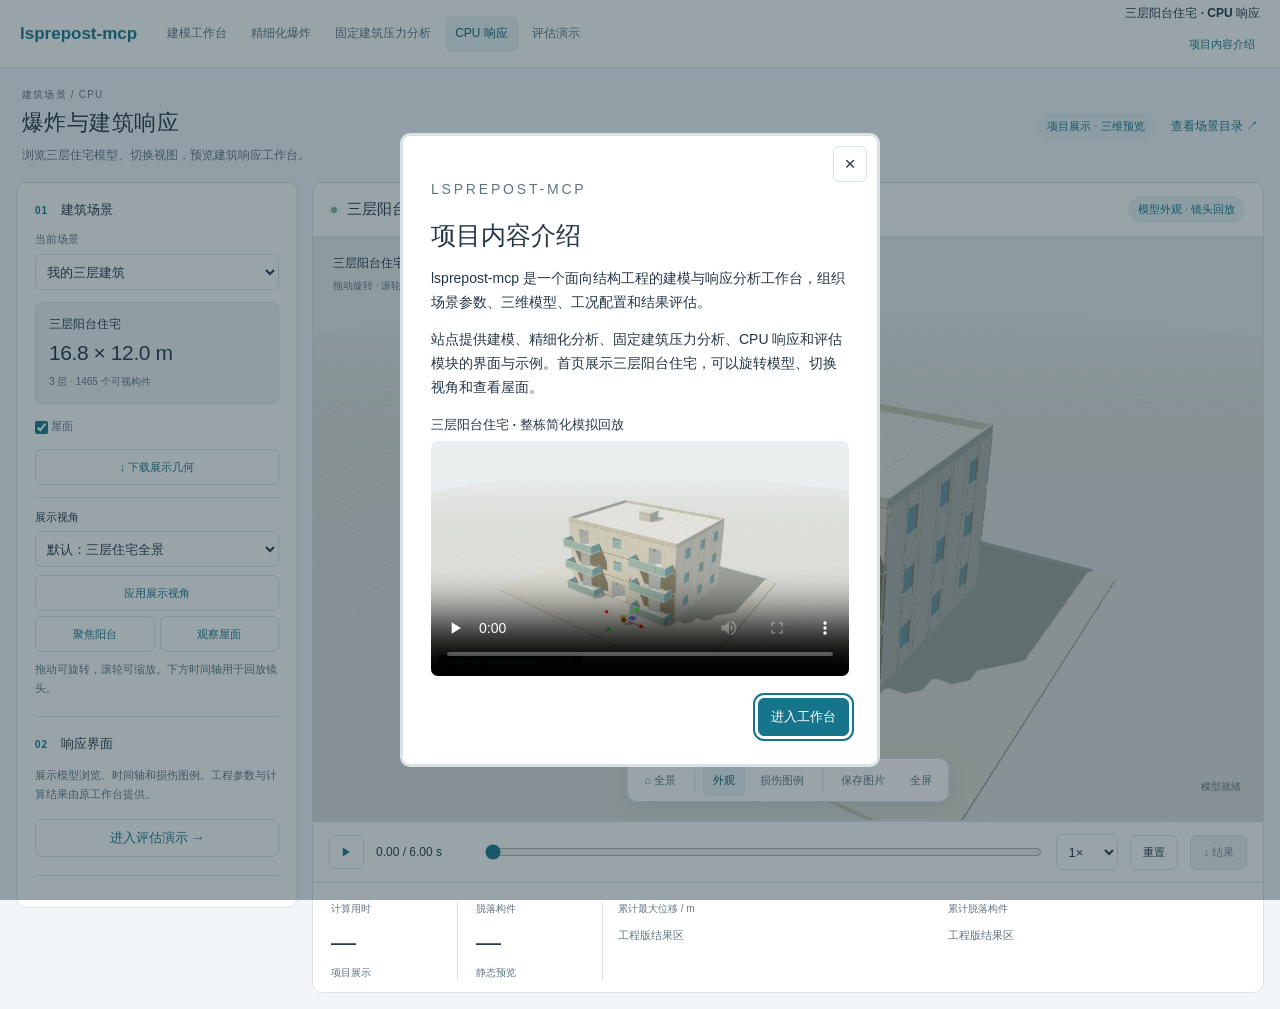
<file: index.html>
<!doctype html>
<html lang="zh-CN">
<head>
  <meta charset="utf-8">
  <meta name="viewport" content="width=device-width,initial-scale=1">
  <meta http-equiv="Content-Security-Policy" content="default-src 'self'; script-src 'self' 'unsafe-inline'; style-src 'self' 'unsafe-inline'; img-src 'self' data: blob:; object-src 'none'; base-uri 'none'; form-action 'none'">
  <title>爆炸与建筑响应 · 项目展示</title>
  <link rel="icon" href="data:image/svg+xml,%3Csvg xmlns='http://www.w3.org/2000/svg' viewBox='0 0 32 32'%3E%3Crect width='32' height='32' rx='7' fill='%2316758a'/%3E%3Cpath d='M8 25V9h7v16m2 0V5h7v20M5 25h22' fill='none' stroke='white' stroke-width='2'/%3E%3C/svg%3E">
  <link rel="stylesheet" href="./blast_demo.css">
  <link rel="stylesheet" href="./workbench_theme.css">
  <link rel="stylesheet" href="./cpu_blast.css">
  <link rel="stylesheet" href="./preview.css">
  <script type="importmap">
    {"imports":{"three":"./vendor/three/three.module.min.js"}}
  </script>
  <script type="module" src="./preview.js"></script>
<link rel="stylesheet" href="./defense-pages.css"><script defer src="./defense-pages.js"></script></head>
<body class="workbench-theme cpu-blast-workbench has-workbench-navigation" data-workbench="blast" data-cpu-workbench>
  <header class="workbench-global-header"><a class="workbench-global-brand" href="./">lsprepost-mcp</a><nav aria-label="工作台"><a href="./modeling.html">建模工作台</a><a href="./refined-blast.html">精细化爆炸</a><a href="./fixed_building_preview.html">固定建筑压力分析</a><a href="./" aria-current="page">CPU 响应</a><a href="./damage_assessment_demo.html">评估演示</a></nav><div class="workbench-global-context"><strong>三层阳台住宅 · CPU 响应</strong><button id="openWelcome" type="button">项目内容介绍</button></div></header>
  <div class="cpu-page-heading">
    <div><span class="eyebrow">建筑场景 / CPU</span><h1>爆炸与建筑响应</h1><p>浏览三层住宅模型、切换视图，预览建筑响应工作台。</p></div>
    <div class="cpu-heading-actions"><span class="cpu-badge">项目展示 · 三维预览</span><a href="./blast_buildings.html">查看场景目录 ↗</a></div>
  </div>
  <main class="cpu-layout">
    <aside class="cpu-settings" aria-label="场景与视图">
      <section>
        <h2><b>01</b> 建筑场景</h2>
        <label class="cpu-field">当前场景<select><option>我的三层建筑</option></select></label>
        <div class="building-card"><span>三层阳台住宅</span><strong>16.8 × 12.0 m</strong><small>3 层 · 1465 个可视构件</small></div>
        <div class="inline-controls"><label><input id="showRoof" type="checkbox" checked>屋面</label></div>
        <button type="button" id="downloadModel" class="secondary">↓ 下载展示几何</button>
        <div class="demo-target-controls">
          <label>展示视角<select id="viewChoice"><option value="orbit">默认：三层住宅全景</option><option value="front">正面阳台</option><option value="top">屋面总览</option></select></label>
          <div class="demo-target-actions">
            <button id="applyView" type="button" class="secondary">应用展示视角</button>
            <button id="frontView" type="button" class="secondary">聚焦阳台</button>
            <button id="topView" type="button" class="secondary">观察屋面</button>
          </div>
          <p class="hint">拖动可旋转，滚轮可缩放。下方时间轴用于回放镜头。</p>
        </div>
      </section>
      <section>
        <h2><b>02</b> 响应界面</h2>
        <p class="hint">展示模型浏览、时间轴和损伤图例。工程参数与计算结果由原工作台提供。</p>
        <a class="defense-link" href="./damage_assessment_demo.html">进入评估演示 →</a>
      </section>
    </aside>
    <article class="cpu-stage" aria-label="三维视图">
      <div class="cpu-stage-heading">
        <div><span class="live-dot"></span><h2>三层阳台住宅</h2></div>
        <span class="cpu-badge">模型外观 · 镜头回放</span>
      </div>
      <div class="viewport" id="viewport">
        <div class="viewport-label"><strong id="viewLabel">三层阳台住宅 / 初始模型</strong><span id="viewHint">拖动旋转 · 滚轮缩放</span></div>
        <div class="view-tools">
          <button id="fitDemo" type="button">⌂ 全景</button><span></span>
          <button id="appearance" class="selected" type="button" aria-pressed="true">外观</button>
          <button id="damage" type="button" aria-pressed="false">损伤图例</button><span></span>
          <button id="captureDemo" type="button">保存图片</button>
          <button id="fullscreenDemo" type="button">全屏</button>
        </div>
        <div class="stage-status" id="stageStatus" role="status">模型加载中</div>
      </div>
      <div class="playback">
        <button id="playDemo" type="button" aria-label="播放镜头">▶</button>
        <output id="timeDisplay" for="timeline">0.00 / 6.00 s</output>
        <input id="timeline" type="range" min="0" max="6" step=".01" value="0" aria-label="镜头时间轴">
        <select id="speed" aria-label="播放速度"><option value=".5">0.5×</option><option value="1" selected>1×</option><option value="2">2×</option></select>
        <button id="resetDemo" type="button">重置</button><button type="button" disabled>↓ 结果</button>
      </div>
      <div class="results">
        <div class="metric"><span>计算用时</span><strong>—</strong><small>项目展示</small></div>
        <div class="metric"><span>脱落构件</span><strong>—</strong><small>静态预览</small></div>
        <div class="chart-card"><span>累计最大位移 / m</span><p class="hint">工程版结果区</p></div>
        <div class="chart-card"><span>累计脱落构件</span><p class="hint">工程版结果区</p></div>
      </div>
    </article>
  </main>
  <dialog id="welcomeDialog" aria-labelledby="welcomeTitle" aria-describedby="welcomeSummary">
    <button id="closeWelcome" class="welcome-close" type="button" aria-label="关闭项目内容介绍">×</button>
    <p class="eyebrow">LSPREPOST-MCP</p>
    <h2 id="welcomeTitle">项目内容介绍</h2>
    <p id="welcomeSummary">lsprepost-mcp 是一个面向结构工程的建模与响应分析工作台，组织场景参数、三维模型、工况配置和结果评估。</p>
    <p>站点提供建模、精细化分析、固定建筑压力分析、CPU 响应和评估模块的界面与示例。首页展示三层阳台住宅，可以旋转模型、切换视角和查看屋面。</p>
    <figure class="welcome-video">
      <figcaption id="residenceVideoTitle">三层阳台住宅 · 整栋简化模拟回放</figcaption>
      <video controls playsinline preload="none" width="1280" height="720" poster="./media/residence-whole-replay.jpg" aria-labelledby="residenceVideoTitle">
        <source src="./media/residence-whole-replay.mp4" type="video/mp4">
        <a href="./media/residence-whole-replay.mp4">打开演示视频</a>
      </video>
    </figure>
    <div class="dialog-actions"><button id="enterWorkbench" type="button" autofocus>进入工作台</button></div>
  </dialog>
</body>
</html>
</file>
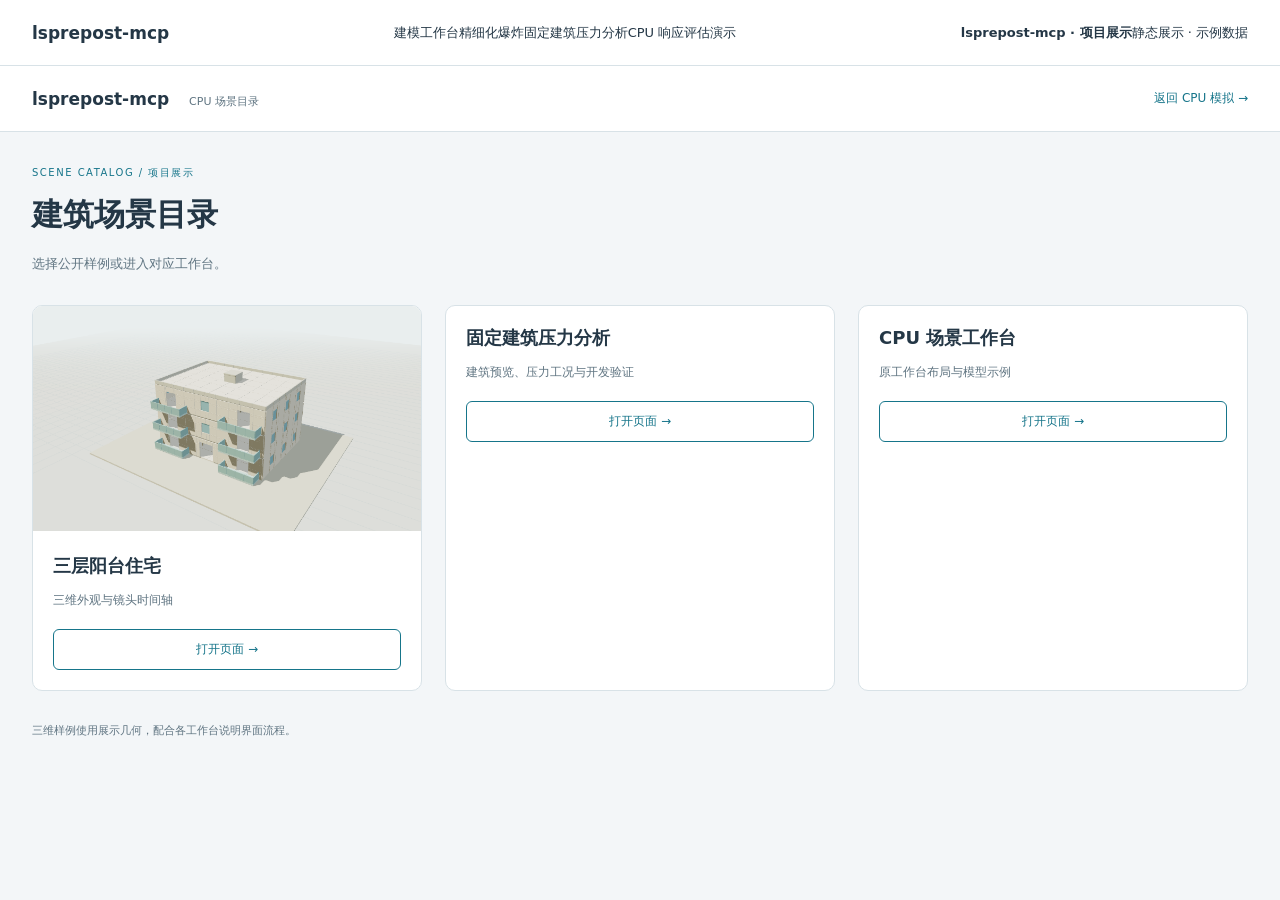
<file: blast_buildings.html>
<!doctype html>
<html lang="zh-CN"><head><meta charset="utf-8"><meta name="viewport" content="width=device-width,initial-scale=1">
<title>选择建筑 · 独立爆炸演示</title><link rel="stylesheet" href="./blast_buildings.css"><link rel="stylesheet" href="./cpu_blast_catalog.css">

<link rel="icon" href="data:,"><meta http-equiv="Content-Security-Policy" content="default-src 'self'; script-src 'self' 'unsafe-inline'; style-src 'self' 'unsafe-inline'; img-src 'self' data: blob:; frame-src 'self'; object-src 'none'; base-uri 'none'; form-action 'none'"><link rel="stylesheet" href="./defense-pages.css"><script defer src="./workbench_chrome.js"></script><script defer src="./defense-pages.js"></script></head>
<body class="workbench-theme defense-secondary has-workbench-navigation" data-defense-page="catalog"><header class="workbench-global-header"><a class="workbench-global-brand" href="./">lsprepost-mcp</a><nav aria-label="工作台"><a href="./modeling.html">建模工作台</a><a href="./refined-blast.html">精细化爆炸</a><a href="./fixed_building_preview.html">固定建筑压力分析</a><a href="./">CPU 响应</a><a href="./damage_assessment_demo.html">评估演示</a></nav><div class="workbench-global-context"><strong>lsprepost-mcp · 项目展示</strong><span role="status">静态展示 · 示例数据</span></div></header>
<header><a href="./">lsprepost-mcp <span>CPU 场景目录</span></a><a class="local" href="./">返回 CPU 模拟 →</a></header>
<main><div class="eyebrow">SCENE CATALOG / 项目展示</div><h1>建筑场景目录</h1><p class="intro">选择公开样例或进入对应工作台。</p>
<div id="buildingCards" class="cards" aria-label="独立建筑列表"><article class="card"><img class="preview" src="./residence-preview.png" alt="三层阳台住宅"><div class="card-content"><h2>三层阳台住宅</h2><p class="facts">三维外观与镜头时间轴</p><a class="open" href="./blast_demo.html">打开页面 →</a></div></article><article class="card"><div class="card-content"><h2>固定建筑压力分析</h2><p class="facts">建筑预览、压力工况与开发验证</p><a class="open" href="./fixed_building_preview.html">打开页面 →</a></div></article><article class="card"><div class="card-content"><h2>CPU 场景工作台</h2><p class="facts">原工作台布局与模型示例</p><a class="open" href="./scene_blast.html">打开页面 →</a></div></article></div>
<p class="method">三维样例使用展示几何，配合各工作台说明界面流程。</p></main>
</body></html>
</file>
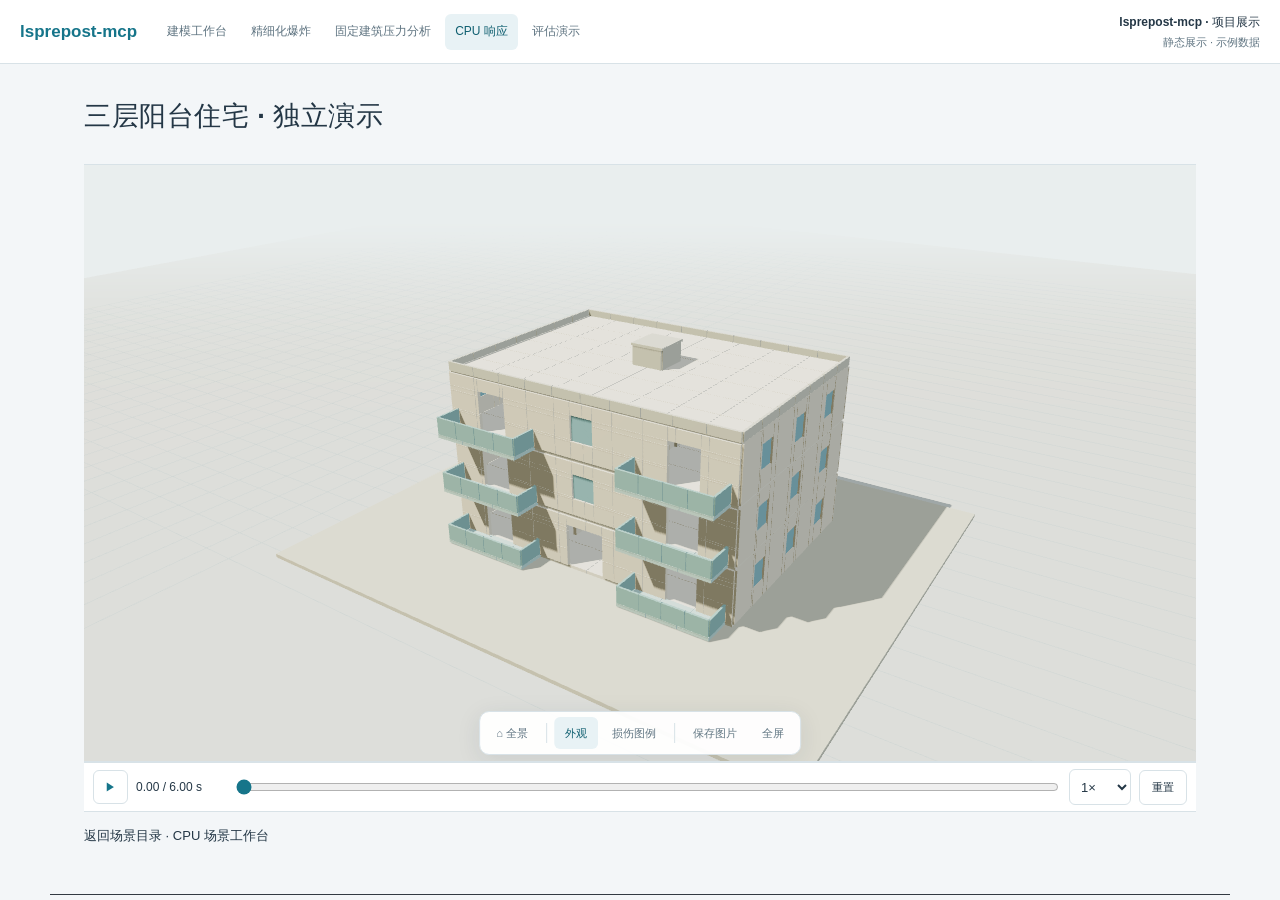
<file: blast_demo.html>
<!doctype html><html lang="zh-CN"><head><meta charset="utf-8"><meta name="viewport" content="width=device-width,initial-scale=1"><title>三层住宅 · 独立演示</title><link rel="icon" href="data:,"><meta http-equiv="Content-Security-Policy" content="default-src 'self'; script-src 'self' 'unsafe-inline'; style-src 'self' 'unsafe-inline'; img-src 'self' data: blob:; frame-src 'self'; object-src 'none'; base-uri 'none'; form-action 'none'"><link rel="stylesheet" href="./blast_demo.css"><link rel="stylesheet" href="./workbench_theme.css"><link rel="stylesheet" href="./defense-pages.css"></head><body class="workbench-theme defense-secondary"><header class="workbench-global-header"><a class="workbench-global-brand" href="./">lsprepost-mcp</a><nav aria-label="工作台"><a href="./modeling.html">建模工作台</a><a href="./refined-blast.html">精细化爆炸</a><a href="./fixed_building_preview.html">固定建筑压力分析</a><a href="./" aria-current="page">CPU 响应</a><a href="./damage_assessment_demo.html">评估演示</a></nav><div class="workbench-global-context"><strong>lsprepost-mcp · 项目展示</strong><span role="status">静态展示 · 示例数据</span></div></header><section class="defense-scene"><h1>三层阳台住宅 · 独立演示</h1><iframe class="defense-model-frame" title="三层阳台住宅三维示例" src="./model-preview.html" allowfullscreen></iframe><p><a href="./blast_buildings.html">返回场景目录</a> · <a href="./scene_blast.html">CPU 场景工作台</a></p></section></body></html>
</file>
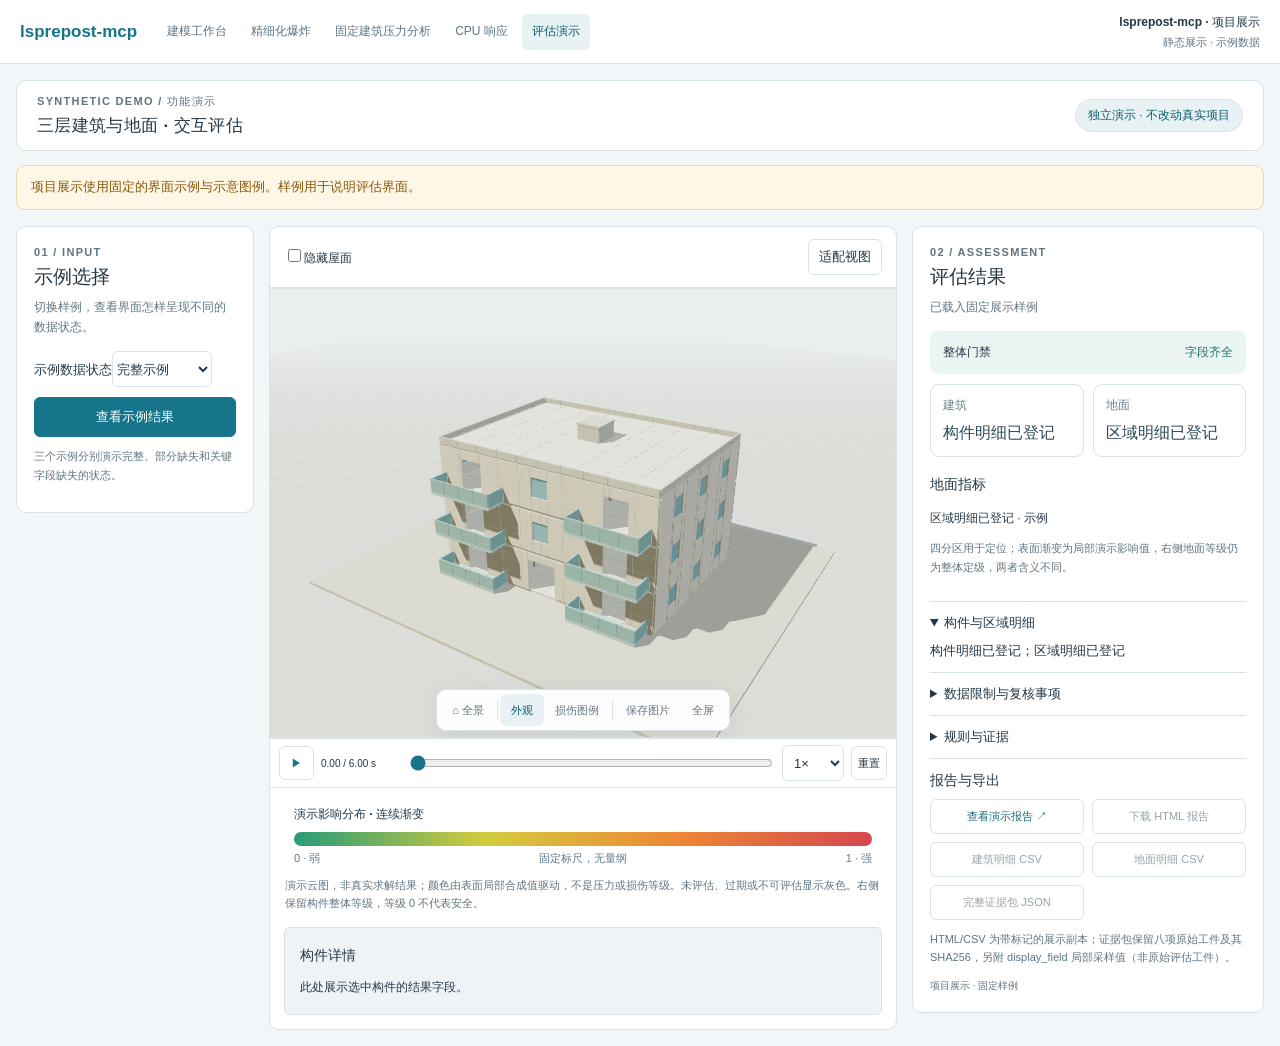
<file: damage_assessment_demo.html>
<!doctype html>
<html lang="zh-CN"><head>
  <meta charset="utf-8"><meta name="viewport" content="width=device-width, initial-scale=1">
  <title>合成场景 · 交互损伤评估</title><link rel="icon" href="data:,">
  <link rel="stylesheet" href="./damage_assessment_demo.css">
  <link rel="stylesheet" href="./workbench_theme.css">



<link rel="icon" href="data:,"><meta http-equiv="Content-Security-Policy" content="default-src 'self'; script-src 'self' 'unsafe-inline'; style-src 'self' 'unsafe-inline'; img-src 'self' data: blob:; frame-src 'self'; object-src 'none'; base-uri 'none'; form-action 'none'"><link rel="stylesheet" href="./defense-pages.css"><script defer src="./workbench_chrome.js"></script><script defer src="./defense-pages.js"></script></head>
<body class="workbench-theme defense-secondary has-workbench-navigation" data-workbench="assessment" data-defense-page="assessment"><header class="workbench-global-header"><a class="workbench-global-brand" href="./">lsprepost-mcp</a><nav aria-label="工作台"><a href="./modeling.html">建模工作台</a><a href="./refined-blast.html">精细化爆炸</a><a href="./fixed_building_preview.html">固定建筑压力分析</a><a href="./">CPU 响应</a><a href="./damage_assessment_demo.html" aria-current="page">评估演示</a></nav><div class="workbench-global-context"><strong>lsprepost-mcp · 项目展示</strong><span role="status">静态展示 · 示例数据</span></div></header>
<main class="demo-shell" data-demo-state="loading">
  <header class="demo-heading"><div><span class="eyebrow">SYNTHETIC DEMO / 功能演示</span><h1>三层建筑与地面 · 交互评估</h1></div><span class="demo-badge">独立演示 · 不改动真实项目</span></header>
  <p class="demo-warning">项目展示使用固定的界面示例与示意图例。样例用于说明评估界面。</p>
  <div class="demo-layout">
    <section class="controls-panel" aria-label="演示参数">
      <div class="section-heading"><span class="eyebrow">01 / INPUT</span><h2>示例选择</h2><p>切换样例，查看界面怎样呈现不同的数据状态。</p></div>
      <fieldset data-demo-inputs><label>示例数据状态<select data-demo-mode><option value="complete">完整示例</option><option value="partial">部分字段缺失</option><option value="blocked">关键字段缺失</option></select></label><button type="button" data-demo-evaluate>查看示例结果</button></fieldset>
      <p class="hint">三个示例分别演示完整、部分缺失和关键字段缺失的状态。</p>
    </section>
    <section class="model-panel" aria-label="演示模型">
      <header class="model-toolbar"><label><input type="checkbox" data-demo-hide-walls> 隐藏外墙</label><button type="button" class="secondary" data-demo-fit disabled>适配视图</button></header>
      <div class="model-stage"><iframe class="defense-model-frame" title="三层阳台住宅三维示例" src="./model-preview.html" allowfullscreen></iframe></div>
      <div class="field-legend" data-demo-field-legend aria-label="连续演示影响值"><strong>演示影响分布 · 连续渐变</strong><div class="field-ramp"></div><div class="field-scale"><span>0 · 弱</span><span>固定标尺，无量纲</span><span>1 · 强</span></div></div>
      <p class="legend-note">演示云图，非真实求解结果；颜色由表面局部合成值驱动，不是压力或损伤等级。未评估、过期或不可评估显示灰色。右侧保留构件整体等级，等级 0 不代表安全。</p>
      <section class="detail-card"><h3>构件详情</h3><div data-demo-detail>选择模型构件或右侧明细行，查看对应结果。</div></section>
    </section>
    <aside class="results-panel" data-demo-results aria-label="演示评估结果">
      <div class="section-heading"><span class="eyebrow">02 / ASSESSMENT</span><h2>评估结果</h2><p data-demo-status role="status" aria-live="polite">选择示例数据状态</p></div>
      <section class="overall-card"><span>整体门禁</span><strong data-demo-overall>未评估</strong></section>
      <div class="ratings"><section><h3>建筑</h3><strong data-demo-building>未评估</strong></section><section><h3>地面</h3><strong data-demo-ground>未评估</strong></section></div>
      <section class="metrics-card"><h3>地面指标</h3><div data-demo-ground-metrics>评估后显示实际引擎输出。</div><p class="hint">四分区用于定位；表面渐变为局部演示影响值，右侧地面等级仍为整体定级，两者含义不同。</p></section>
      <details open><summary>构件与区域明细 <span data-demo-count></span></summary><div class="component-list" data-demo-components></div></details>
      <details><summary>数据限制与复核事项</summary><div data-demo-limitations>尚未评估。</div></details>
      <details><summary>规则与证据</summary><div data-demo-rules>评估后可查看规则命中和完整证据包。</div></details>
      <section class="report-actions"><h3>报告与导出</h3><div class="export-grid">
        <a data-demo-report href="./demos/residential-damage-report.html">查看演示报告 ↗</a>
        <a data-demo-download aria-disabled="true" download="合成演示-损伤报告.html">下载 HTML 报告</a>
        <a data-demo-building-csv aria-disabled="true" download="合成演示-建筑明细.csv">建筑明细 CSV</a>
        <a data-demo-ground-csv aria-disabled="true" download="合成演示-地面明细.csv">地面明细 CSV</a>
        <a data-demo-evidence aria-disabled="true" download="合成演示-完整证据包.json">完整证据包 JSON</a>
      </div><p class="hint">HTML/CSV 为带标记的展示副本；证据包保留八项原始工件及其 SHA256，另附 display_field 局部采样值（非原始评估工件）。</p><p class="identity" data-demo-identity>尚未生成演示评估。</p></section>
    </aside>
  </div>
</main>
</body></html>
</file>
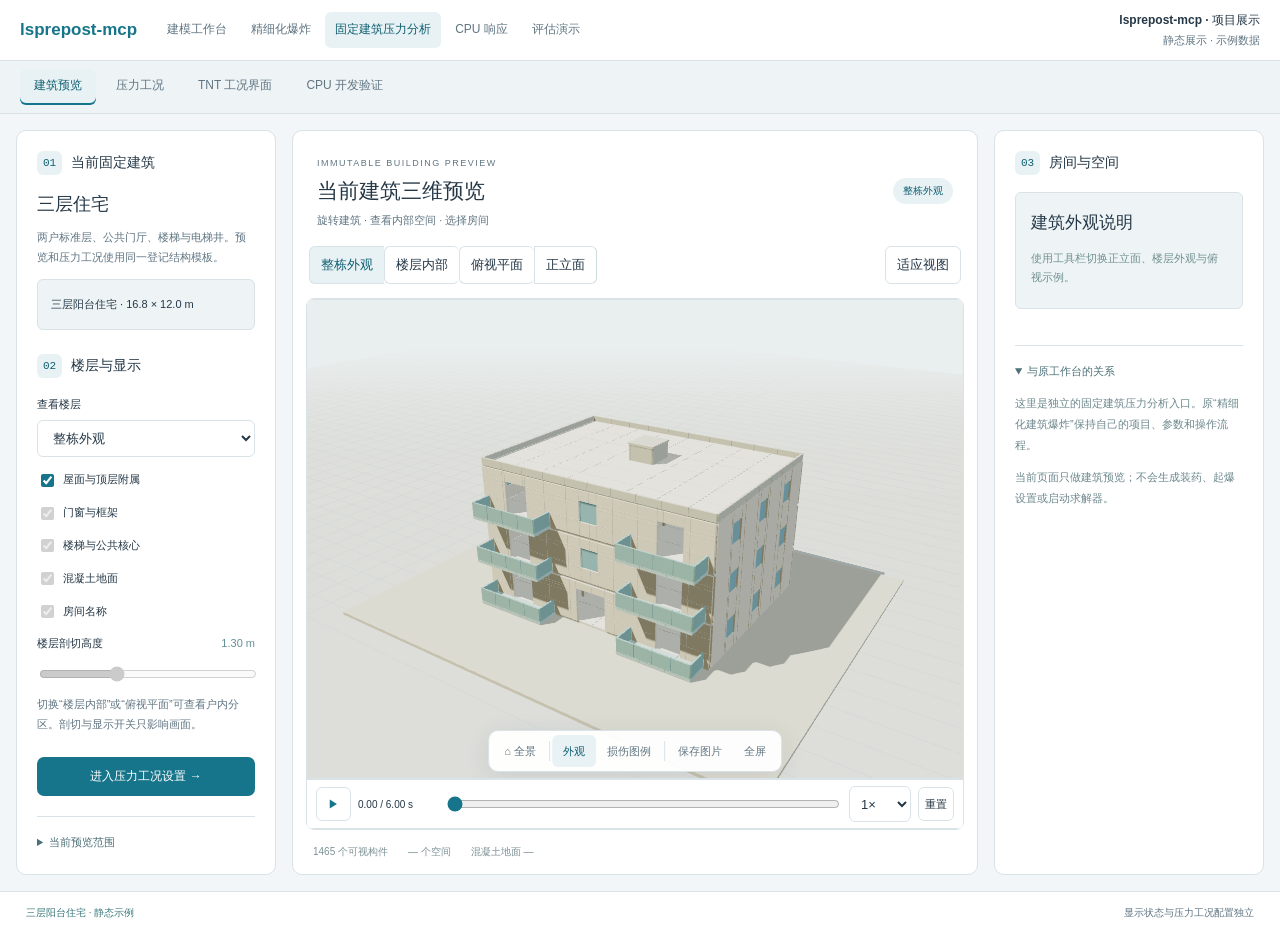
<file: fixed_building_preview.html>
<!doctype html>
<html lang="zh-CN"><head><meta charset="utf-8"><meta name="viewport" content="width=device-width,initial-scale=1">
<title>固定建筑压力分析 · 三维预览</title><link rel="stylesheet" href="./fixed_building_preview.css">
<link rel="stylesheet" href="./workbench_theme.css">

<link rel="icon" href="data:,"><meta http-equiv="Content-Security-Policy" content="default-src 'self'; script-src 'self' 'unsafe-inline'; style-src 'self' 'unsafe-inline'; img-src 'self' data: blob:; frame-src 'self'; object-src 'none'; base-uri 'none'; form-action 'none'"><link rel="stylesheet" href="./defense-pages.css"><script defer src="./workbench_chrome.js"></script><script defer src="./defense-pages.js"></script></head>
<body class="workbench-theme defense-secondary has-workbench-navigation" data-workbench="building" data-defense-page="building"><header class="workbench-global-header"><a class="workbench-global-brand" href="./">lsprepost-mcp</a><nav aria-label="工作台"><a href="./modeling.html">建模工作台</a><a href="./refined-blast.html">精细化爆炸</a><a href="./fixed_building_preview.html" aria-current="page">固定建筑压力分析</a><a href="./">CPU 响应</a><a href="./damage_assessment_demo.html">评估演示</a></nav><div class="workbench-global-context"><strong>lsprepost-mcp · 项目展示</strong><span role="status">静态展示 · 示例数据</span></div><div class="workbench-subnavigation"><nav aria-label="固定建筑压力分析子页"><a href="./fixed_building_preview.html" aria-current="page">建筑预览</a><a href="./structural_pressure.html">压力工况</a><a href="./fixed_building_tnt.html">TNT 工况界面</a><a href="./fixed_building_response.html">CPU 开发验证</a></nav></div></header><header><div class="brand"><span class="mark">筑</span><div><strong>固定建筑压力分析</strong><small>FIXED BUILDING / STRUCTURAL PRESSURE</small></div></div><nav aria-label="工作区"><a href="./">返回主工作台</a><a href="./fixed_building_preview.html" aria-current="page">建筑预览</a><a href="./structural_pressure.html">压力工况</a><a href="./fixed_building_response.html">CPU 响应</a></nav><span id="templateIdentity">正在载入固定模板…</span></header>
<main><aside class="panel settings"><div class="section-title"><span>01</span><h2>当前固定建筑</h2></div><h3>三层住宅</h3><p class="muted">两户标准层、公共门厅、楼梯与电梯井。预览和压力工况使用同一登记结构模板。</p><div id="templateSummary" class="readout"></div>
<div class="section-title separated"><span>02</span><h2>楼层与显示</h2></div><label>查看楼层<select id="level" aria-label="查看楼层"><option>整栋外观</option><option>屋面总览</option></select></label>
<label class="checkbox"><input id="showRoof" type="checkbox" checked>屋面与顶层附属</label><label class="checkbox"><input id="showWindows" type="checkbox" checked>门窗与框架</label><label class="checkbox"><input id="showStairs" type="checkbox" checked>楼梯与公共核心</label><label class="checkbox"><input id="showGround" type="checkbox" checked>混凝土地面</label><label class="checkbox"><input id="showLabels" type="checkbox" checked>房间名称</label>
<label class="separated">楼层剖切高度 <output id="sectionValue">1.30 m</output><input id="section" type="range" min="0.5" max="2.8" step="0.05" value="1.3"></label><p class="hint">切换“楼层内部”或“俯视平面”可查看户内分区。剖切与显示开关只影响画面。</p>
<a class="primary action" href="./structural_pressure.html">进入压力工况设置 →</a><details><summary>当前预览范围</summary><p>固定模板的语义构件外形与房间空间示意，不重新生成有限元网格。建筑尺寸、材料和节点关系保持模板内容，压力载荷另行配置。</p></details></aside>
<section class="panel workspace"><div class="viewer-head"><div><span class="eyebrow">IMMUTABLE BUILDING PREVIEW</span><h1>当前建筑三维预览</h1><p>旋转建筑 · 查看内部空间 · 选择房间</p></div><span class="chip" id="viewState">整栋外观</span></div><div class="toolbar"><div class="segments"><button data-view="whole" class="active">整栋外观</button><button data-view="floor">楼层内部</button><button data-view="plan">俯视平面</button><button data-view="front">正立面</button></div><button id="fitView">适应视图</button></div>
<div class="viewer-wrap"><div id="viewport"><iframe class="defense-model-frame" title="三层阳台住宅三维示例" src="./model-preview.html" allowfullscreen></iframe></div><div id="roomLabels"></div><span class="viewer-note">拖动旋转 · 滚轮缩放 · 展示模型外观</span><div id="loadFailure" hidden></div></div><div class="summary"><span id="componentCount">1465 个可视构件</span><span id="roomCount">— 个空间</span><span id="groundSummary">混凝土地面 —</span></div></section>
<aside class="panel inspector"><div class="section-title"><span>03</span><h2>房间与空间</h2></div><div id="selection"><h3>建筑外观说明</h3><p>使用工具栏切换正立面、楼层外观与俯视示例。</p></div><div id="roomList"></div><details open><summary>与原工作台的关系</summary><p>这里是独立的固定建筑压力分析入口。原“精细化建筑爆炸”保持自己的项目、参数和操作流程。</p><p>当前页面只做建筑预览；不会生成装药、起爆设置或启动求解器。</p></details></aside></main>
<footer><span id="status" role="status">三层阳台住宅 · 静态示例</span><span>显示状态与压力工况配置独立</span></footer></body></html>
</file>
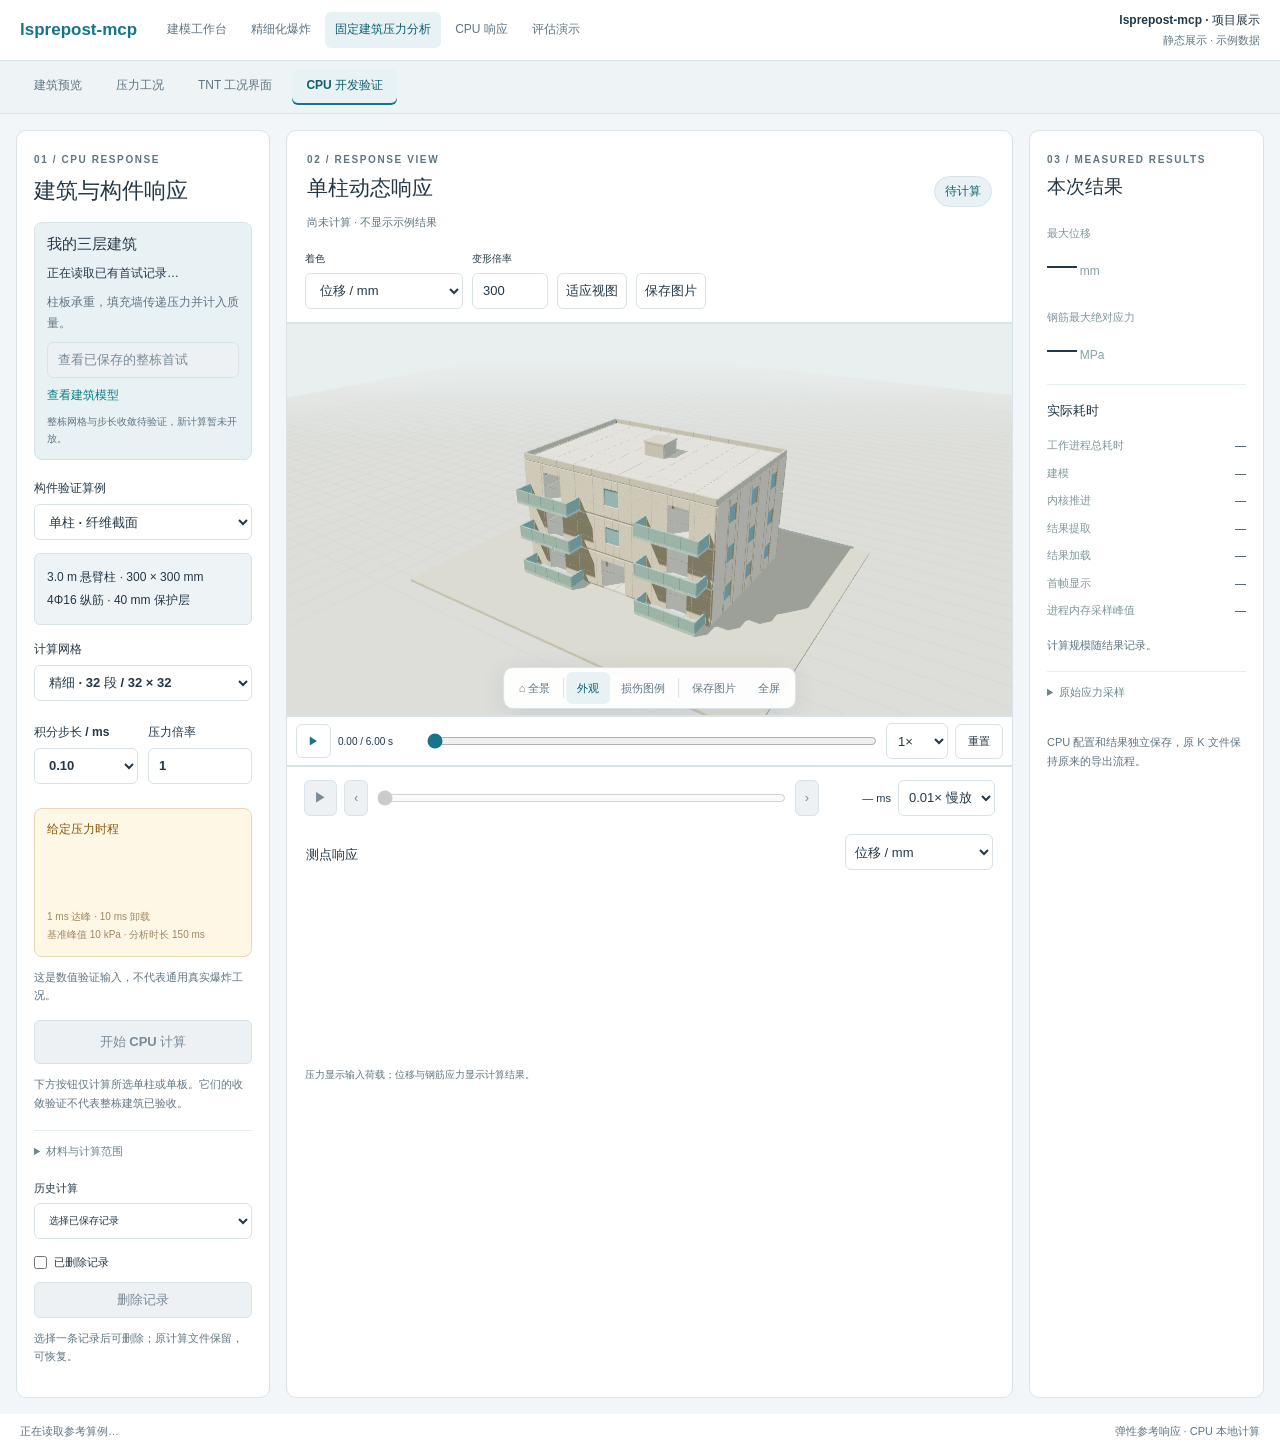
<file: fixed_building_response.html>
<!doctype html>
<html lang="zh-CN"><head><meta charset="utf-8"><meta name="viewport" content="width=device-width,initial-scale=1">
<title>CPU 响应 · 固定建筑压力分析</title><link rel="stylesheet" href="./fixed_building_response.css">
<link rel="stylesheet" href="./workbench_theme.css">

<link rel="icon" href="data:,"><meta http-equiv="Content-Security-Policy" content="default-src 'self'; script-src 'self' 'unsafe-inline'; style-src 'self' 'unsafe-inline'; img-src 'self' data: blob:; frame-src 'self'; object-src 'none'; base-uri 'none'; form-action 'none'"><link rel="stylesheet" href="./defense-pages.css"><script defer src="./workbench_chrome.js"></script><script defer src="./defense-pages.js"></script></head>
<body class="workbench-theme defense-secondary has-workbench-navigation" data-workbench="response" data-defense-page="response"><header class="workbench-global-header"><a class="workbench-global-brand" href="./">lsprepost-mcp</a><nav aria-label="工作台"><a href="./modeling.html">建模工作台</a><a href="./refined-blast.html">精细化爆炸</a><a href="./fixed_building_preview.html" aria-current="page">固定建筑压力分析</a><a href="./">CPU 响应</a><a href="./damage_assessment_demo.html">评估演示</a></nav><div class="workbench-global-context"><strong>lsprepost-mcp · 项目展示</strong><span role="status">静态展示 · 示例数据</span></div><div class="workbench-subnavigation"><nav aria-label="固定建筑压力分析子页"><a href="./fixed_building_preview.html">建筑预览</a><a href="./structural_pressure.html">压力工况</a><a href="./fixed_building_tnt.html">TNT 工况界面</a><a href="./fixed_building_response.html" aria-current="page">CPU 开发验证</a></nav></div></header>
<header><a class="brand" href="./"><span class="mark">筑</span><span><strong>固定建筑压力分析</strong><small>CPU STRUCTURAL RESPONSE</small></span></a>
<nav aria-label="工作区"><a href="./fixed_building_preview.html">建筑预览</a><a id="backPressure" href="./structural_pressure.html">工况与 K 文件</a><a href="./fixed_building_response.html" aria-current="page">CPU 响应</a></nav><span class="badge" id="runtimeState">检查运行环境…</span></header>
<main>
<aside class="panel settings"><span class="eyebrow">01 / CPU RESPONSE</span><h1>建筑与构件响应</h1>
<section class="building-trial-card" aria-label="三层建筑进度"><strong>我的三层建筑</strong><p id="buildingTrialState" role="status">正在读取已有首试记录…</p><p class="hint" id="buildingTrialBrief">柱板承重，填充墙传递压力并计入质量。</p><button id="openBuildingTrial" type="button" disabled>查看已保存的整栋首试</button><a href="./fixed_building_preview.html" data-workbench-destination="building">查看建筑模型</a><small>整栋网格与步长收敛待验证，新计算暂未开放。</small></section>
<label>构件验证算例<select id="benchmark"><option value="rc-column-v1">单柱 · 纤维截面</option><option value="rc-panel-v1">单板 · 分层配筋壳</option></select></label>
<div class="case-card" id="caseDescription">3.0 m 悬臂柱 · 300 × 300 mm<br>4Φ16 纵筋 · 40 mm 保护层</div>
<label>计算网格<select id="meshN"><option value="4">快速预览 · 4 段 / 4 × 4</option><option value="8">细化 · 8 段 / 8 × 8</option><option value="16">对照 · 16 段 / 16 × 16</option><option value="32" selected>精细 · 32 段 / 32 × 32</option></select></label>
<div class="two"><label>积分步长 / ms<select id="dtMs"><option value="0.1">0.10</option><option value="0.05">0.05</option></select></label><label>压力倍率<input id="pressureScale" type="number" min="0" max="10" step="0.1" value="1"></label></div>
<div class="load-card"><span>给定压力时程</span><svg id="loadPreview" viewBox="0 0 220 70" role="img" aria-label="压力时程预览"></svg><small>1 ms 达峰 · 10 ms 卸载<br>基准峰值 10 kPa · 分析时长 150 ms</small></div>
<p class="hint">这是数值验证输入，不代表通用真实爆炸工况。</p>
<button class="primary" id="startRun" disabled>开始 CPU 计算</button><button id="cancelRun" hidden>停止本次计算</button><progress id="runProgress" hidden aria-label="CPU 计算进行中"></progress>
<p class="hint" id="accuracyNote">下方按钮仅计算所选单柱或单板。它们的收敛验证不代表整栋建筑已验收。</p>
<details><summary>材料与计算范围</summary><p>弹性参考：混凝土 E = 30 GPa，钢筋 E = 200 GPa，完全粘结，零阻尼，小位移。</p><p>钢筋应力来自梁柱截面纤维或板内配筋层。当前不预测开裂、屈服、滑移、断裂或倒塌。</p></details>
<label class="history-label">历史计算<select id="history" data-workbench-ephemeral><option value="">选择已保存记录</option></select></label>
<label class="history-trash-toggle"><input id="showDeleted" type="checkbox"> 已删除记录</label>
<div class="history-actions"><button id="deleteHistory" type="button" disabled>删除记录</button><button id="restoreHistory" type="button" hidden disabled>恢复记录</button></div>
<p class="hint" id="historyHint">选择一条记录后可删除；原计算文件保留，可恢复。</p>
</aside>
<section class="panel workspace"><div class="viewer-heading"><div><span class="eyebrow">02 / RESPONSE VIEW</span><h2 id="viewTitle">单柱动态响应</h2><p id="resultIdentity">尚未计算 · 不显示示例结果</p></div><span class="badge" id="runState">待计算</span></div>
<div class="toolbar"><label>着色<select id="field"><option value="displacement">位移 / mm</option><option value="steel">钢筋轴向应力 / MPa</option><option value="pressure">施加压力 / kPa</option></select></label><label id="steelFilterLabel" hidden>位置<select id="steelFilter"></select></label><label>变形倍率<input id="scale" type="number" min="1" max="5000" value="300" step="50"></label><button id="fitView">适应视图</button><button id="savePng" disabled>保存图片</button></div>
<div class="viewport-wrap"><div id="responseViewport"><iframe class="defense-model-frame" title="三层阳台住宅三维示例" src="./model-preview.html" allowfullscreen></iframe></div><div id="emptyState" hidden></div><div id="legend" hidden><span id="legendLabel">位移 / mm</span><div id="colorbar"></div><div class="legend-values"><span id="legendMin">0</span><span id="legendMax">—</span></div></div><span class="viewer-note">拖动旋转 · 滚轮缩放 · 灰线为原始形状</span></div>
<div class="timeline"><button id="play" disabled aria-label="播放响应">▶</button><button id="previousFrame" disabled aria-label="上一帧">‹</button><input id="timeline" type="range" min="0" max="0" value="0" aria-label="响应时间轴" disabled><button id="nextFrame" disabled aria-label="下一帧">›</button><output id="timeValue">— ms</output><select id="playSpeed" aria-label="回放速度"><option value="0.01">0.01× 慢放</option><option value="0.05">0.05×</option><option value="0.1">0.1×</option></select></div>
<div class="chart-heading"><h3>测点响应</h3><select id="quantity"><option value="displacement">位移 / mm</option><option value="velocity">速度 / m·s⁻¹</option><option value="acceleration">加速度 / m·s⁻²</option><option value="steel">钢筋拉压包络 / MPa</option><option value="energy">机械能 / J</option></select></div><svg id="responseChart" viewBox="0 0 1000 200" role="img" aria-label="计算响应曲线"></svg>
<p class="field-note" id="fieldNote">压力显示输入荷载；位移与钢筋应力显示计算结果。</p>
</section>
<aside class="panel inspector"><span class="eyebrow">03 / MEASURED RESULTS</span><h2>本次结果</h2><div class="metric"><span>最大位移</span><strong id="peakDisplacement">—<small> mm</small></strong></div><div class="metric"><span>钢筋最大绝对应力</span><strong id="peakSteel">—<small> MPa</small></strong></div>
<div class="divider"></div><h3>实际耗时</h3><dl class="timings"><dt>工作进程总耗时</dt><dd id="wallTime">—</dd><dt>建模</dt><dd id="buildTime">—</dd><dt>内核推进</dt><dd id="solveTime">—</dd><dt>结果提取</dt><dd id="extractTime">—</dd><dt>结果加载</dt><dd id="loadTime">—</dd><dt>首帧显示</dt><dd id="renderTime">—</dd><dt>进程内存采样峰值</dt><dd id="memory">—</dd></dl>
<p class="hint" id="modelSize">计算规模随结果记录。</p><details><summary>原始应力采样</summary><pre id="sampleDetails">计算后显示元素、积分点和钢筋位置。</pre></details>
<div class="downloads"><a id="downloadCsv" hidden>下载曲线 CSV</a><a id="downloadJson" hidden>下载完整结果 JSON</a></div><p class="hint">CPU 配置和结果独立保存，原 K 文件保持原来的导出流程。</p>
</aside>
</main>
<dialog id="buildingTrialDialog" aria-labelledby="buildingTrialTitle"><div class="building-trial-heading"><h2 id="buildingTrialTitle">三层建筑 · 已保存的整栋首试</h2><button id="closeBuildingTrial" type="button">关闭</button></div><p class="building-trial-warning">这是已有的粗网格弹性参考结果。整栋空间与时间收敛尚未验收，当前查看不会启动计算。</p><p id="buildingTrialFacts"></p><p>给首层单块墙施加指定压力；未求解空气冲击波、混凝土损伤或倒塌。</p><div class="building-trial-downloads"><a id="buildingTrialCsv" hidden download>下载已有曲线 CSV</a><a id="buildingTrialJson" hidden download>下载原始结果 JSON</a><a id="buildingTrialReport" hidden download>下载首试报告</a></div><figure id="buildingTrialDeformationFigure" hidden><img id="buildingTrialDeformation" alt="已保存的三层建筑变形与钢筋应力图"><figcaption>首试变形及钢筋应力；变形放大 3000 倍，数值尚未经整栋收敛验收。</figcaption></figure><figure id="buildingTrialCurvesFigure" hidden><img id="buildingTrialCurves" alt="已保存的三层建筑完整时窗响应曲线"><figcaption>原首试的 0–150 ms 响应曲线。</figcaption></figure><p>剩余步骤：整栋网格收敛 → 时间步长收敛 → 验收后接入整栋计算与三维回放。</p></dialog>
<footer><span id="status" role="status">正在读取参考算例…</span><span>弹性参考响应 · CPU 本地计算</span></footer>
</body></html>
</file>
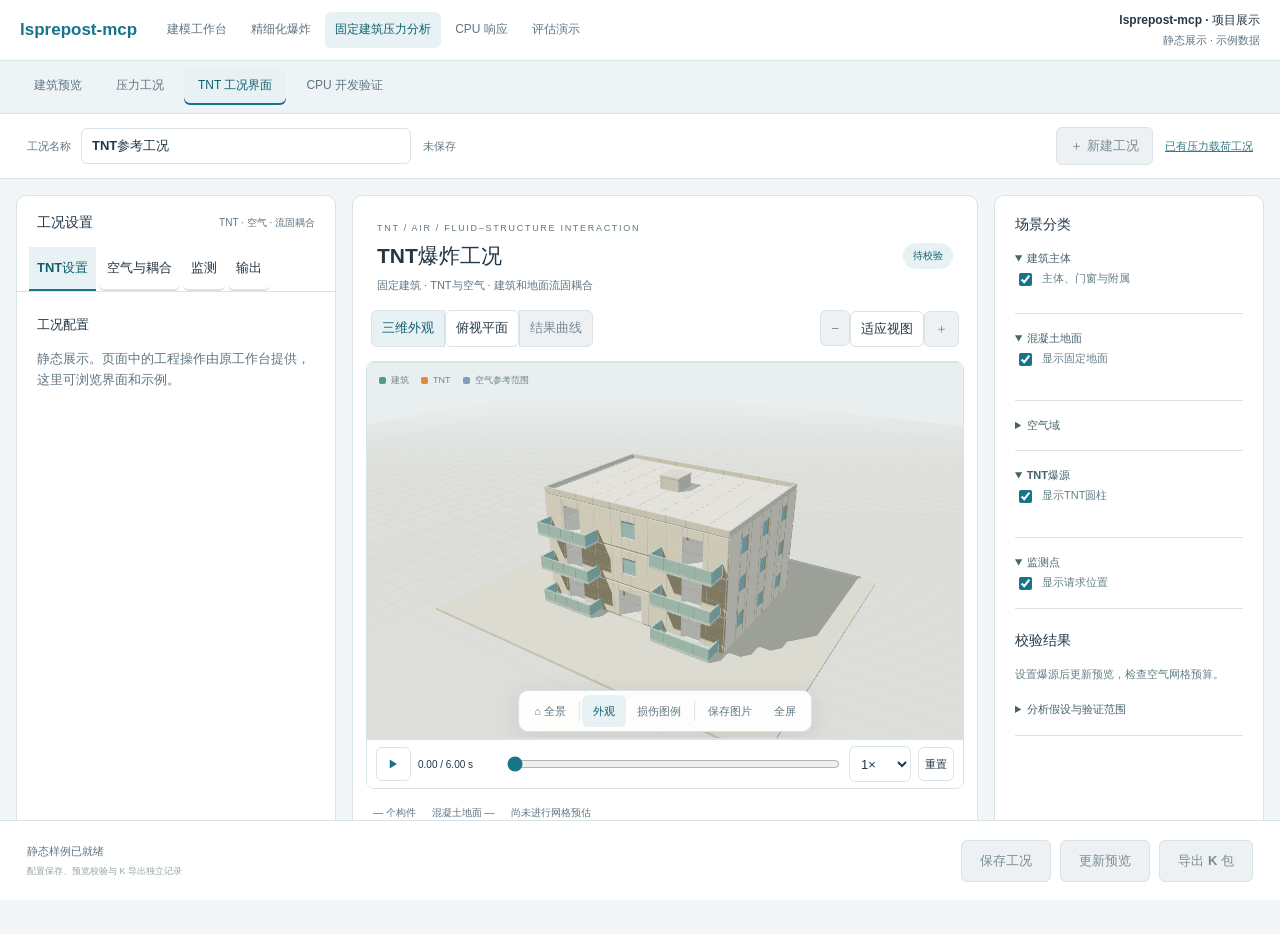
<file: fixed_building_tnt.html>
<!doctype html>
<html lang="zh-CN"><head><meta charset="utf-8"><meta name="viewport" content="width=device-width,initial-scale=1">
<title>TNT爆炸工况 · 固定建筑</title><link rel="stylesheet" href="./structural_pressure.css"><link rel="stylesheet" href="./workbench_theme.css"><link rel="stylesheet" href="./fixed_building_tnt.css">
<link rel="icon" href="data:,"><meta http-equiv="Content-Security-Policy" content="default-src 'self'; script-src 'self' 'unsafe-inline'; style-src 'self' 'unsafe-inline'; img-src 'self' data: blob:; frame-src 'self'; object-src 'none'; base-uri 'none'; form-action 'none'"><link rel="stylesheet" href="./defense-pages.css"><script defer src="./workbench_chrome.js"></script><script defer src="./defense-pages.js"></script></head>
<body class="workbench-theme defense-secondary has-workbench-navigation" data-workbench="pressure" data-defense-page="tnt"><header class="workbench-global-header"><a class="workbench-global-brand" href="./">lsprepost-mcp</a><nav aria-label="工作台"><a href="./modeling.html">建模工作台</a><a href="./refined-blast.html">精细化爆炸</a><a href="./fixed_building_preview.html" aria-current="page">固定建筑压力分析</a><a href="./">CPU 响应</a><a href="./damage_assessment_demo.html">评估演示</a></nav><div class="workbench-global-context"><strong>lsprepost-mcp · 项目展示</strong><span role="status">静态展示 · 示例数据</span></div><div class="workbench-subnavigation"><nav aria-label="固定建筑压力分析子页"><a href="./fixed_building_preview.html">建筑预览</a><a href="./structural_pressure.html">压力工况</a><a href="./fixed_building_tnt.html" aria-current="page">TNT 工况界面</a><a href="./fixed_building_response.html">CPU 开发验证</a></nav></div></header>
<header><div class="brand"><span class="mark">筑</span><div><strong>结构工况工作台</strong><small>FIXED BUILDING / PRESSURE STUDY</small></div></div>
<nav aria-label="工作区"><a href="./">主工作台</a><a href="./fixed_building_preview.html">建筑预览</a><a class="active" href="./structural_pressure.html">压力工况</a><a id="openCpuResponse" href="./fixed_building_response.html">CPU 响应</a><button id="openSaved">我的工况</button></nav><span class="template-tag" id="templateName">正在读取固定模板…</span></header>
<div class="context"><label>工况名称 <input id="sceneName" maxlength="120" value="TNT参考工况"></label><span id="saveState">未保存</span><button id="newScene">＋ 新建工况</button><a class="tnt-legacy" href="./structural_pressure.html">已有压力载荷工况</a></div>
<main>
<aside class="panel editor" id="tntEditor"><div class="panel-title"><h2>工况设置</h2><span>TNT · 空气 · 流固耦合</span></div>
<div class="tabs" role="tablist" aria-label="设置分类"><button role="tab" aria-selected="true" data-tab="load" class="active">TNT设置</button><button role="tab" aria-selected="false" data-tab="surface">空气与耦合</button><button role="tab" aria-selected="false" data-tab="monitors">监测</button><button role="tab" aria-selected="false" data-tab="output">输出</button></div>
<div class="editor-body">
<section data-pane="load" role="tabpanel"><h3>工况配置</h3><p class="defense-note">静态展示。页面中的工程操作由原工作台提供，这里可浏览界面和示例。</p></section>
<section data-pane="surface" role="tabpanel" hidden><h3>域与耦合</h3><p class="defense-note">静态展示。页面中的工程操作由原工作台提供，这里可浏览界面和示例。</p></section>
<section data-pane="monitors" role="tabpanel" hidden><h3>监测配置</h3><p class="defense-note">静态展示。页面中的工程操作由原工作台提供，这里可浏览界面和示例。</p></section>
<section data-pane="output" role="tabpanel" hidden><h3>输出设置</h3><p class="defense-note">静态展示。页面中的工程操作由原工作台提供，这里可浏览界面和示例。</p></section>
</div></aside>
<section class="panel workspace"><div class="viewer-head"><div><span class="eyebrow">TNT / AIR / FLUID–STRUCTURE INTERACTION</span><h1>TNT爆炸工况</h1><p>固定建筑 · TNT与空气 · 建筑和地面流固耦合</p></div><span id="previewState" class="chip">待校验</span></div>
<div class="toolbar"><div class="segments"><button id="view3d" class="active">三维外观</button><button id="viewPlan">俯视平面</button><button id="viewResults">结果曲线</button></div><div><button id="zoomOut" aria-label="缩小">−</button><button id="fitView">适应视图</button><button id="zoomIn" aria-label="放大">＋</button></div></div>
<div class="viewport"><div id="tntResults" class="tnt-results" hidden><h3>压力—时间曲线</h3><p class="hint">显示本工况实际求解结果；不作为输入载荷。</p><div class="tnt-result-actions"><select id="resultExport" aria-label="选择导出版本"></select><button id="refreshResults">刷新记录</button><button id="attachResults">选择结果文件夹</button></div><p id="resultStatus" class="hint">尚无该工况求解结果。</p><select id="resultMonitor" aria-label="选择压力监测点" hidden></select><svg id="resultChart" viewBox="0 0 800 360" aria-label="原生压力时程曲线"></svg><div id="resultMetrics" class="readout"></div><a id="resultCsv" hidden>下载结果CSV</a></div>
<div id="sceneView" aria-label="可旋转的固定建筑预览"><iframe class="defense-model-frame" title="三层阳台住宅三维示例" src="./model-preview.html" allowfullscreen></iframe></div><span class="viewer-note">拖动旋转 · 滚轮缩放</span><div class="legend"><span><i class="teal"></i>建筑</span><span><i class="orange"></i>TNT</span><span><i class="blue"></i>空气参考范围</span></div></div>
<div class="scene-summary"><span id="componentCount">— 个构件</span><span id="groundSize">混凝土地面 —</span><span id="surfaceSummary">尚未进行网格预估</span></div>
<div id="jobResult" class="job-result" aria-live="polite" hidden></div></section>
<aside class="panel inspector"><h2>场景分类</h2><details open><summary>建筑主体 <span id="treeCount"></span></summary><label class="checkbox"><input type="checkbox" data-layer="building" checked>主体、门窗与附属</label><div id="buildingGroups"></div></details>
<details open><summary>混凝土地面</summary><label class="checkbox"><input type="checkbox" data-layer="ground" checked>显示固定地面</label><p id="groundInfo" class="hint"></p></details>
<details><summary>空气域</summary><label class="checkbox"><input type="checkbox" data-layer="air" checked>显示空气域</label><p class="hint">显示当前工况的空气范围；实际网格在确认生成后写出。</p></details>
<details open><summary>TNT爆源</summary><label class="checkbox"><input type="checkbox" data-layer="tnt" checked>显示TNT圆柱</label><p id="tntTreeSummary" class="hint"></p></details><details open><summary>监测点</summary><label class="checkbox"><input type="checkbox" data-layer="monitors" checked>显示请求位置</label></details>
<h2 class="separated">校验结果</h2><div id="checks" class="check-list" aria-live="polite">设置爆源后更新预览，检查空气网格预算。</div>
<details><summary>分析假设与验证范围</summary><p>保留已登记模板的材料、结构连接、地面约束和流固耦合设置。小模型验证不等同于整栋工程验收。</p><p>分别记录参数检查、网格预估、K包生成和结果来源，不代表材料标定、整体求解或工程安全验收通过。</p></details></aside>
</main>
<footer><div><strong id="status" role="status">正在载入…</strong><small>配置保存、预览校验与 K 导出独立记录</small></div><div class="footer-actions"><button id="saveScene" disabled>保存工况</button><button id="previewScene" disabled>更新预览</button><button id="exportScene" class="primary" disabled>导出 K 包</button></div></footer>
<dialog id="savedDialog"><div class="dialog-head"><h2>我的工况</h2><button data-close="savedDialog" aria-label="关闭工况列表">×</button></div><div id="savedList">正在读取…</div></dialog>
<dialog id="exportDialog"><div class="dialog-head"><h2>生成TNT流固耦合K包</h2><button data-close="exportDialog" aria-label="关闭导出确认">×</button></div><div id="exportSummary"></div><p class="hint">包含保留结构、地面、TNT材料、空气网格、起爆、流固耦合及监测输出。生成与求解独立；本操作不启动求解器。</p><div class="dialog-actions"><button data-close="exportDialog">返回修改</button><label class="checkbox"><input id="scopeAccepted" type="checkbox">我已核对本次生成范围、预计耗时和资源规模，确认生成K包。</label><button id="confirmExport" class="primary">确认导出</button></div></dialog>


</body></html>
</file>
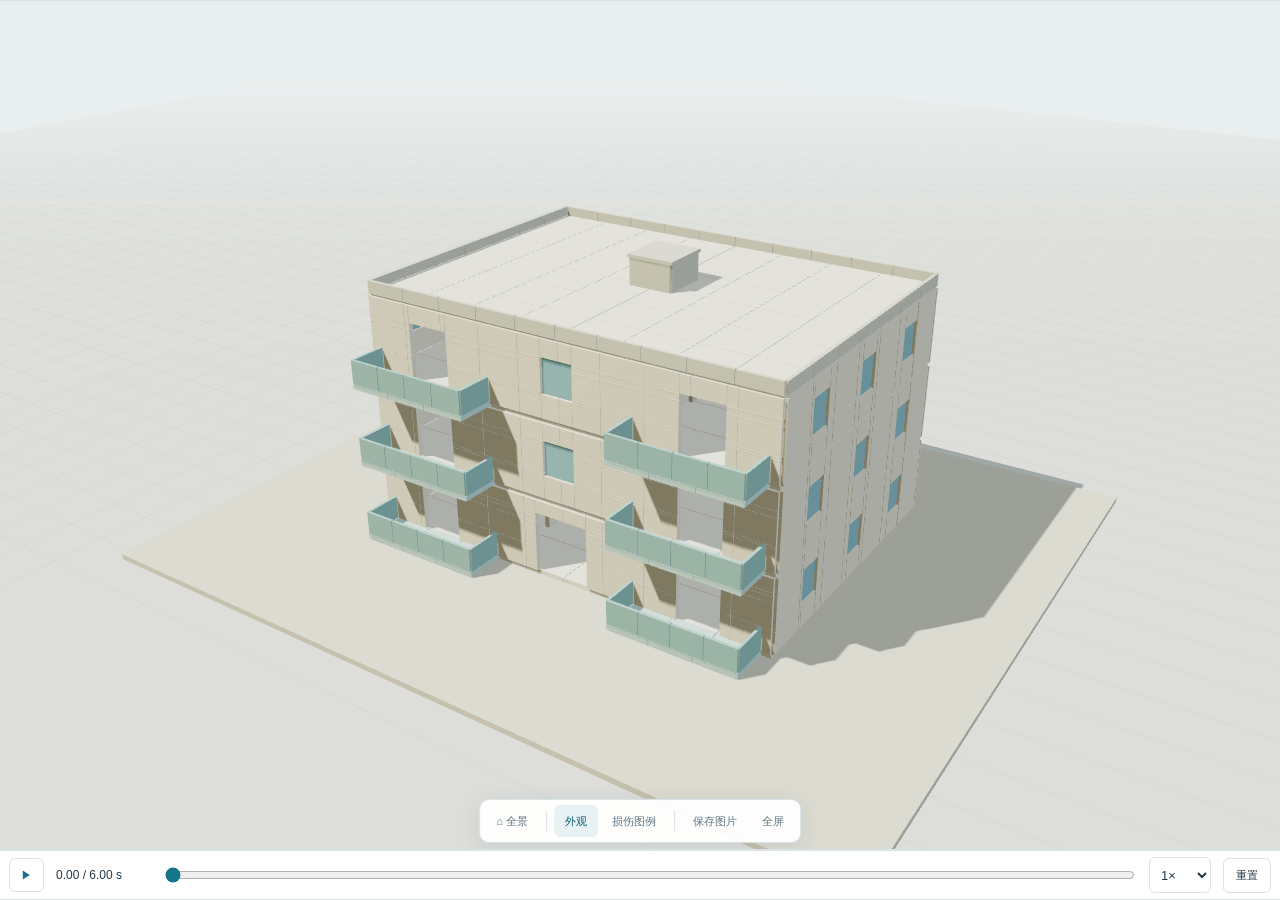
<file: model-preview.html>
<!doctype html><html lang="zh-CN"><head>
  <meta charset="utf-8">
  <meta name="viewport" content="width=device-width,initial-scale=1">
  <meta http-equiv="Content-Security-Policy" content="default-src 'self'; script-src 'self' 'unsafe-inline'; style-src 'self' 'unsafe-inline'; img-src 'self' data: blob:; object-src 'none'; base-uri 'none'; form-action 'none'">
  <title>爆炸与建筑响应 · 项目展示</title>
  <link rel="icon" href="data:image/svg+xml,%3Csvg xmlns='http://www.w3.org/2000/svg' viewBox='0 0 32 32'%3E%3Crect width='32' height='32' rx='7' fill='%2316758a'/%3E%3Cpath d='M8 25V9h7v16m2 0V5h7v20M5 25h22' fill='none' stroke='white' stroke-width='2'/%3E%3C/svg%3E">
  <link rel="stylesheet" href="./blast_demo.css">
  <link rel="stylesheet" href="./workbench_theme.css">
  <link rel="stylesheet" href="./cpu_blast.css">
  <link rel="stylesheet" href="./preview.css">
  <script type="importmap">
    {"imports":{"three":"./vendor/three/three.module.min.js"}}
  </script>
  <script type="module" src="./preview.js"></script>
<link rel="stylesheet" href="./defense-pages.css"><script defer src="./defense-pages.js"></script></head><body class="workbench-theme cpu-blast-workbench defense-embedded"><input id="showRoof" type="checkbox" checked hidden><select id="viewChoice" hidden><option value="orbit">全景</option><option value="front">正面</option><option value="top">顶视</option></select><button id="downloadModel" hidden></button><button id="applyView" hidden></button><button id="frontView" hidden></button><button id="topView" hidden></button><article class="cpu-stage" aria-label="三维视图">
      <div class="cpu-stage-heading">
        <div><span class="live-dot"></span><h2>三层阳台住宅</h2></div>
        <span class="cpu-badge">模型外观 · 镜头回放</span>
      </div>
      <div class="viewport" id="viewport">
        <div class="viewport-label"><strong id="viewLabel">三层阳台住宅 / 初始模型</strong><span id="viewHint">拖动旋转 · 滚轮缩放</span></div>
        <div class="view-tools">
          <button id="fitDemo" type="button">⌂ 全景</button><span></span>
          <button id="appearance" class="selected" type="button" aria-pressed="true">外观</button>
          <button id="damage" type="button" aria-pressed="false">损伤图例</button><span></span>
          <button id="captureDemo" type="button">保存图片</button>
          <button id="fullscreenDemo" type="button">全屏</button>
        </div>
        <div class="stage-status" id="stageStatus" role="status">模型加载中</div>
      </div>
      <div class="playback">
        <button id="playDemo" type="button" aria-label="播放镜头">▶</button>
        <output id="timeDisplay" for="timeline">0.00 / 6.00 s</output>
        <input id="timeline" type="range" min="0" max="6" step=".01" value="0" aria-label="镜头时间轴">
        <select id="speed" aria-label="播放速度"><option value=".5">0.5×</option><option value="1" selected>1×</option><option value="2">2×</option></select>
        <button id="resetDemo" type="button">重置</button><button type="button" disabled>↓ 结果</button>
      </div></article></body></html>
</file>
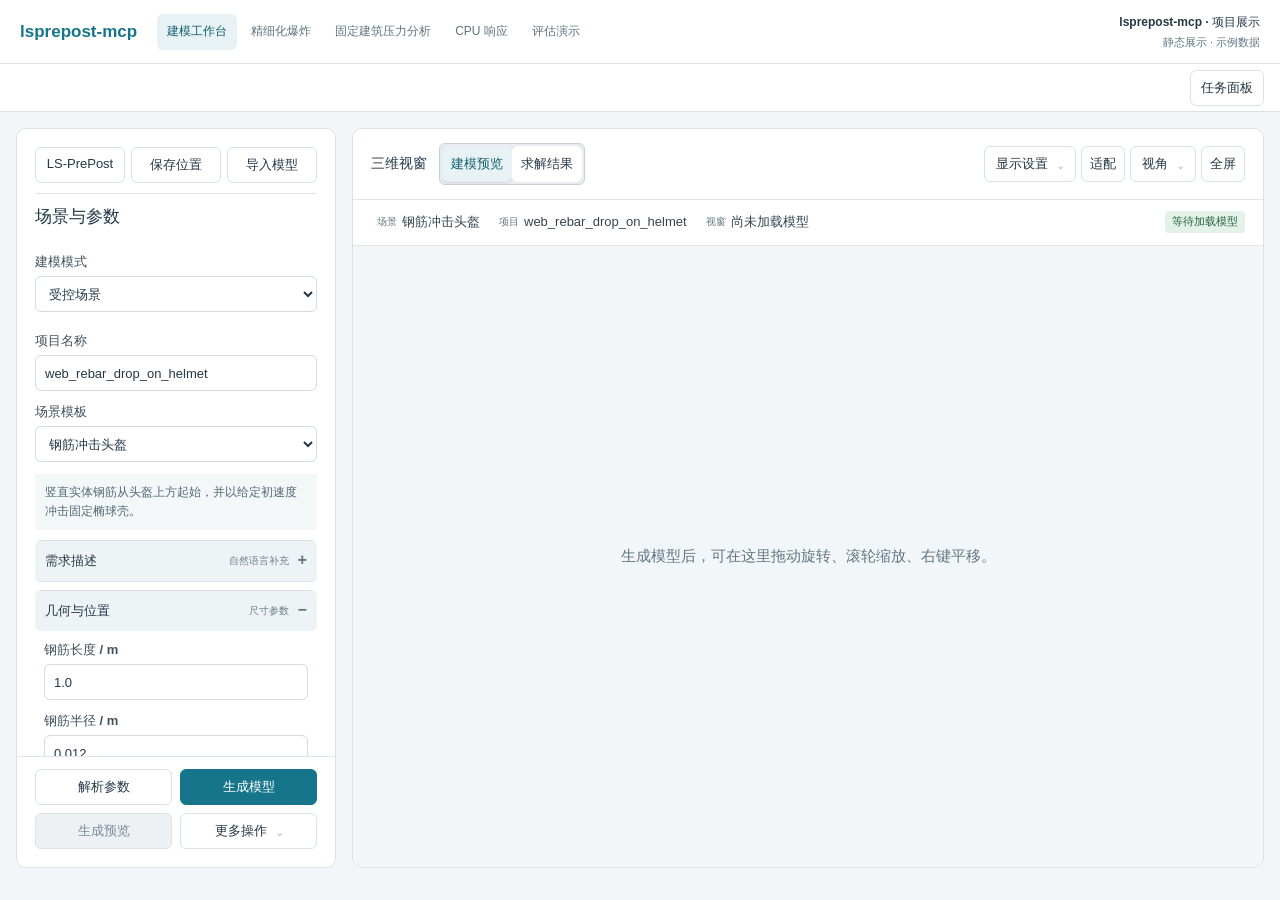
<file: modeling.html>
<!doctype html>
<html lang="zh-CN"><head>
  <meta charset="utf-8">
  <meta name="viewport" content="width=device-width, initial-scale=1">
  <title>lsprepost-mcp 本地建模工作台</title>
  <link rel="icon" href="data:,">
  <link rel="stylesheet" href="./styles.css">
  <link rel="stylesheet" href="./refined_blast_workbench.css">
  <link rel="stylesheet" href="./workbench_chrome.css">
  <link rel="stylesheet" href="./fixed_building_entry.css">
  <link rel="stylesheet" href="./workbench_theme.css">


<link rel="icon" href="data:,"><meta http-equiv="Content-Security-Policy" content="default-src 'self'; script-src 'self' 'unsafe-inline'; style-src 'self' 'unsafe-inline'; img-src 'self' data: blob:; frame-src 'self'; object-src 'none'; base-uri 'none'; form-action 'none'"><link rel="stylesheet" href="./defense-pages.css"><script defer src="./workbench_chrome.js"></script><script defer src="./defense-pages.js"></script></head>
<body class="workbench-theme defense-secondary has-workbench-navigation" data-workbench="modeling" data-defense-page="modeling"><header class="workbench-global-header"><a class="workbench-global-brand" href="./">lsprepost-mcp</a><nav aria-label="工作台"><a href="./modeling.html" aria-current="page">建模工作台</a><a href="./refined-blast.html">精细化爆炸</a><a href="./fixed_building_preview.html">固定建筑压力分析</a><a href="./">CPU 响应</a><a href="./damage_assessment_demo.html">评估演示</a></nav><div class="workbench-global-context"><strong>lsprepost-mcp · 项目展示</strong><span role="status">静态展示 · 示例数据</span></div></header>
  <div id="legacyWorkbenchRoot">
  <header class="topbar">
    <div>
      <h1>lsprepost-mcp 本地建模工作台</h1>
      <p>受控场景建模、K 文件生成与 LS-PrePost 预览</p>
    </div>
    <div class="topbar-actions">
      <button id="openRefinedBlastWorkbench" class="secondary-button" type="button">精细化建筑爆炸</button>
      <a id="openFixedBuildingWorkspace" class="secondary-button fixed-building-entry" href="./fixed_building_preview.html">固定建筑压力分析</a>
      <button id="toggleTaskPanel" class="secondary-button" type="button" aria-expanded="false" aria-controls="rightInspector">任务面板</button>
    </div>
  </header>

  <main class="workbench-layout">
    <aside id="leftWorkbench" class="sidebar left-sidebar">
      <section class="resource-strip" aria-label="工作区资源">
        <h2>工作区</h2>
        <div class="resource-buttons" role="tablist" aria-label="资源配置">
          <button class="resource-button" type="button" data-resource-panel="lsppResourcePanel" aria-selected="false">
            <span class="resource-mark">PP</span>
            <span>LS-PrePost</span>
          </button>
          <button class="resource-button" type="button" data-resource-panel="exportResourcePanel" aria-selected="false">
            <span class="resource-mark">DIR</span>
            <span>保存位置</span>
          </button>
          <button class="resource-button" type="button" data-resource-panel="importResourcePanel" aria-selected="false">
            <span class="resource-mark">K</span>
            <span>导入模型</span>
          </button>
        </div>

        <div id="lsppResourcePanel" class="resource-panel hidden">
          <div class="resource-panel-heading">
            <strong>LS-PrePost</strong>
            <button class="panel-close" type="button" data-close-resource aria-label="关闭">×</button>
          </div>
          <div id="lsppStatus" class="summary compact-summary">LS-PrePost 路径在本地工作台配置。</div>
          <button id="importLspp" class="wide-button" type="button">导入 LS-PrePost</button>
          <details class="manual-path">
            <summary>高级：手动输入路径</summary>
            <label class="field">
              <span>lsprepost*.exe 路径</span>
              <input id="lsppExe" type="text" placeholder="<LS_PREPOST_INSTALL_DIR>\lsprepost4.12.exe" autocomplete="off">
            </label>
            <div class="config-actions" aria-label="LS-PrePost 路径配置">
              <button id="checkLspp" type="button">检测路径</button>
              <button id="saveLspp" type="button">保存路径</button>
            </div>
          </details>
        </div>

        <div id="exportResourcePanel" class="resource-panel hidden">
          <div class="resource-panel-heading">
            <strong>模型保存位置</strong>
            <button class="panel-close" type="button" data-close-resource aria-label="关闭">×</button>
          </div>
          <div id="exportDirStatus" class="summary">未配置自定义保存路径。</div>
          <button id="selectExportDir" class="wide-button" type="button">选择保存文件夹</button>
          <details class="manual-path">
            <summary>高级：手动输入路径</summary>
            <label class="field">
              <span>保存文件夹</span>
              <input id="exportDir" type="text" placeholder="<USER_MODEL_EXPORT_DIR>" autocomplete="off">
            </label>
            <div class="config-actions" aria-label="模型保存路径配置">
              <button id="saveExportDir" type="button">保存路径</button>
            </div>
          </details>
        </div>

        <div id="importResourcePanel" class="resource-panel hidden">
          <div class="resource-panel-heading">
            <strong>导入已有模型</strong>
            <button class="panel-close" type="button" data-close-resource aria-label="关闭">×</button>
          </div>
          <div id="importPackageStatus" class="summary">请选择包含 model.k、model.json 和 checks.json 的模型文件夹；缺少导出记录时系统会自动补建。</div>
          <label class="field">
            <span>导入后的项目名称</span>
            <input id="importPackageProjectName" type="text" placeholder="留空则使用文件夹名称" autocomplete="off">
          </label>
          <button id="selectImportPackageDir" class="wide-button" type="button">选择模型文件夹</button>
          <details class="manual-path">
            <summary>高级：手动输入路径</summary>
            <label class="field">
              <span>完整模型文件夹</span>
              <input id="importPackageDir" type="text" placeholder="<MODEL_PACKAGE_DIR>" autocomplete="off">
            </label>
            <div class="config-actions" aria-label="导入完整模型文件夹">
              <button id="importPackage" type="button">导入模型</button>
            </div>
          </details>
        </div>
      </section>

      <section class="tool-section modeling-section">
        <div class="section-title-row">
          <div>
            <span class="section-kicker">01 建模</span>
            <h2>场景与参数</h2>
          </div>
        </div>
        <div class="scene-selection-grid">
          <label class="field">
            <span>建模模式</span>
            <select id="modelMode">
              <option value="controlled">受控场景</option>
              <option value="assembly">自由装配</option>


            </select>
          </label>

          <label class="field">
            <span>项目名称</span>
            <input id="projectName" type="text" value="web_rebar_drop_on_helmet" autocomplete="off">
          </label>
        </div>

        <div id="controlledScenePanel">
          <label class="field">
            <span>场景模板</span>
            <select id="scene"><option value="rebar_drop_on_helmet">钢筋冲击头盔</option></select>
          </label>

          <div id="controlledSceneFields" class="scene-parameter-stack">
            <p id="sceneSummary" class="summary">竖直实体钢筋从头盔上方起始，并以给定初速度冲击固定椭球壳。</p>

            <details class="parameter-group">
              <summary>
                <span>需求描述</span>
                <small>自然语言补充</small>
              </summary>
              <div class="parameter-group-body">
                <label class="field">
                  <span>需求描述</span>
                  <textarea id="prompt" rows="3"></textarea>
                </label>
              </div>
            </details>

            <div id="fields" class="fields parameter-groups"><details class="parameter-group" open>
                <summary><span>几何与位置</span><small>尺寸参数</small></summary>
                <div class="parameter-group-body">
                  <label class="field"><span>钢筋长度 / m</span><input type="number" data-model-parameter min="0.001" step="any" value="1.0" required></label>
                  <label class="field"><span>钢筋半径 / m</span><input type="number" data-model-parameter min="0.001" step="any" value="0.012" required></label>
                  <label class="field"><span>起始高度 / m</span><input type="number" data-model-parameter min="0" step="any" value="0.5" required></label>
                </div>
              </details></div>
          </div>
        </div>

        <div id="assemblyPanel" class="hidden">
          <div class="blast-preset-panel">
            <label class="field compact-field">
              <span>Phase 13 简化爆炸预设</span>
              <select id="blastCaseSelect"></select>
            </label>
            <button id="loadPhase13BlastCase" class="secondary-button" type="button">载入预设</button>
          </div>
          <div class="section-heading-row">
            <h2>组件</h2>
            <div class="mini-actions">
              <button id="loadBlastDemo" class="secondary-button" type="button">载入爆炸样例</button>
              <button id="addComponent" class="secondary-button" type="button">添加组件</button>
            </div>
          </div>
          <p class="panel-note">组件可为一个或多个。尺寸、位置和网格均采用米制单位。</p>
          <div id="assemblyComponents" class="assembly-list"></div>

          <div class="section-heading-row">
            <h2>物理动作</h2>
            <button id="addPhysicsAction" class="secondary-button" type="button">添加动作</button>
          </div>
          <p class="panel-note">接触、固定、初速度和载荷独立于组件设置。</p>
          <div id="assemblyActions" class="assembly-list"></div>
        </div>







        <div class="actions" aria-label="建模操作">
          <button id="resolve" class="secondary-button" type="button">解析参数</button>
          <button id="generate" type="button">生成模型</button>
          <button id="preview" class="secondary-button" type="button">生成预览</button>
          <details class="workbench-menu legacy-model-menu" data-workbench-menu><summary>更多操作</summary><div class="workbench-menu-content">
          <button id="openLspp" class="secondary-button" type="button">打开 LS-PrePost</button>
          <button id="startPhase17City" class="secondary-button" type="button">编辑城市场景</button>
          </div></details>
        </div>
      </section>
    </aside>

    <section id="centerViewport" class="viewport-panel">
      <div class="viewport-toolbar" aria-label="视窗工具栏">
        <div class="viewport-heading">
          <strong>三维视窗</strong>
          <div class="viewport-mode-switch" role="tablist" aria-label="视窗模式">
            <button id="modelViewMode" class="active" type="button" data-viewport-mode="model" aria-selected="true">建模预览</button>
            <button id="resultViewMode" type="button" data-viewport-mode="results" aria-selected="false">求解结果</button>
          </div>
        </div>
        <div class="viewport-buttons" aria-label="视图与显示控制">
          <details id="legacyDisplayMenu" class="workbench-menu" data-workbench-menu><summary>显示设置</summary><div class="workbench-menu-content">
          <label class="viewport-select" for="displayMode">
            <span>显示</span>
            <select id="displayMode" title="切换实体、边线或线框显示">
              <option value="solid_edges">实体与边线</option>
              <option value="solid">仅实体</option>
              <option value="wireframe">线框</option>
            </select>
          </label>
          <button id="toggleGrid" class="active" type="button" title="显示或隐藏世界网格">网格</button>
          <button id="toggleLegend" class="active" type="button" title="显示或隐藏部件图例">图例</button>
          <button id="toggleBlastSources" class="active" type="button" title="显示或隐藏爆源位置">爆源</button>
          <button id="showAllParts" type="button" title="恢复显示全部部件">全部</button>
          </div></details>
          <button id="fitView" type="button" title="将模型适配到当前视窗">适配</button>
          <details class="workbench-menu" data-workbench-menu><summary>视角</summary><div class="workbench-menu-content">
          <button id="isoView" type="button" title="切换到等轴测视图">等轴</button>
          <button id="topView" type="button" title="切换到顶视图">顶</button>
          <button id="frontView" type="button" title="切换到前视图">前</button>
          </div></details>
          <button id="fullscreenView" type="button" title="全屏查看三维模型">全屏</button>
        </div>
      </div>
      <div id="contextStatus" class="context-status">
        <span class="context-chip"><b>场景</b><span>钢筋冲击头盔</span></span>
        <span class="context-chip"><b>项目</b><span id="contextProject">web_rebar_drop_on_helmet</span></span>
        <span class="context-chip"><b>视窗</b><span>尚未加载模型</span></span>
        <span id="modelingStatus" class="context-state ok" role="status">等待加载模型</span>
      </div>
      <div id="modelViewport" class="model-viewport">
        <div class="viewport-grid" aria-hidden="true"></div>
        <canvas id="modelCanvas" class="model-canvas" hidden></canvas>
        <canvas id="phase17Canvas" class="model-canvas phase17-canvas hidden"></canvas>
        <div class="axis-widget" aria-hidden="true">
          <span class="axis-x">X</span>
          <span class="axis-y">Y</span>
          <span class="axis-z">Z</span>
        </div>
        <div id="partLegend" class="part-legend hidden" aria-label="部件图例"></div>
        <div id="selectionPanel" class="selection-panel hidden" aria-live="polite">
          <div class="selection-panel-heading">
            <strong id="selectedPartName">未选择部件</strong>
            <button id="clearPartSelection" type="button" title="清除部件选择">×</button>
          </div>
          <div id="selectedPartMeta" class="selection-meta"></div>
          <div class="selection-actions">
            <button id="isolateSelectedPart" type="button">仅看此部件</button>
            <button id="hideSelectedPart" type="button">隐藏</button>
          </div>
        </div>
        <div id="resultEmptyState" class="result-empty-state hidden" aria-live="polite">
          <strong id="resultEmptyTitle">暂无可显示的求解结果</strong>
          <span id="resultEmptyMessage">求解结果可在本地工作台查看。</span>
        </div>
        <div id="viewerHint" class="viewer-hint">生成模型后，可在这里拖动旋转、滚轮缩放、右键平移。</div>
        <div id="previewBox" class="preview-box hidden"></div>
      </div>
      <div id="resultControls" class="result-controls hidden">
        <div>
          <strong>结果变量</strong>
          <select id="resultVariable" disabled>
            <option value="">等待可用结果</option>
          </select>
        </div>
        <button id="resultPlay" type="button" disabled title="播放结果动画">播放</button>
        <input id="resultTimeline" type="range" min="0" max="1" value="0" disabled aria-label="结果时间步">
        <output id="resultTime">时间：--</output>
        <button id="refreshResultStatus" type="button">刷新状态</button>
      </div>
    </section>

    <aside id="rightInspector" class="sidebar right-sidebar" hidden>
      <div class="inspector-heading">
        <span class="section-kicker">02 检查与输出</span>
        <strong>任务面板</strong>
        <button id="closeTaskPanel" type="button" class="secondary-button" aria-label="收起任务面板">收起</button>
      </div>
      <div class="inspector-tabs" role="tablist" aria-label="任务面板">
        <button class="inspector-tab active" type="button" data-inspector-target="inspectorSolve" aria-selected="true">求解</button>
        <button class="inspector-tab" type="button" data-inspector-target="cityImpactSection" aria-selected="false">影响评估</button>
        <button class="inspector-tab" type="button" data-inspector-target="inspectorProjects" aria-selected="false">项目</button>
        <button class="inspector-tab" type="button" data-inspector-target="inspectorResults" aria-selected="false">日志</button>
        <button id="phase17EditorTab" class="inspector-tab hidden" type="button" data-inspector-target="phase17EditorPanel" aria-selected="false">编辑</button>
      </div>

      <section id="phase17EditorPanel" class="inspector-panel hidden">
        <h2>城市场景编辑</h2>
        <div id="phase17EditorStatus" class="summary">尚未加载编辑草案。</div>
        <div class="phase17-panel-tabs" role="tablist" aria-label="城市场景编辑工具">
          <button id="phase17ObjectsTab" class="active" type="button" aria-selected="true">场景对象</button>
          <button id="phase17LibraryTab" type="button" aria-selected="false">组件库</button>
        </div>
        <div id="phase17ObjectsPanel">
        <label class="field">
          <span>选中对象</span>
          <select id="phase17ObjectSelect"></select>
        </label>
        <div id="phase17ComponentSummary" class="phase17-component-summary" aria-live="polite"></div>
        <div class="phase17-mode-control" role="group" aria-label="变换模式">
          <button id="phase17TranslateMode" class="active" type="button">移动</button>
          <button id="phase17RotateMode" type="button">旋转</button>
        </div>
        <div class="phase17-transform-grid" aria-label="对象变换数值">
          <label class="field compact-field"><span>X (m)</span><input id="phase17X" type="number" step="0.01"></label>
          <label class="field compact-field"><span>Y (m)</span><input id="phase17Y" type="number" step="0.01"></label>
          <label class="field compact-field"><span>Z (m)</span><input id="phase17Z" type="number" step="0.01"></label>
          <label class="field compact-field"><span>绕 Z (°)</span><input id="phase17Rz" type="number" step="1"></label>
        </div>
        <div class="config-actions">
          <button id="phase17ApplyTransform" type="button">应用</button>
          <button id="phase17Undo" type="button" title="撤销">↶</button>
          <button id="phase17Redo" type="button" title="重做">↷</button>
          <button id="phase17Reset" type="button" title="复位">⟲</button>
        </div>
        <div class="phase17-instance-actions" aria-label="组件实例操作">
          <button id="phase17DuplicateComponent" type="button" title="复制到下一个安全位置">复制组件</button>
          <button id="phase17DeleteComponent" class="danger-button" type="button" title="从草案中删除该组件">删除组件</button>
        </div>
        <fieldset class="phase17-ground-response">
          <legend>地面响应</legend>
          <label class="toggle-field">
            <input id="phase17GroundCraterEnabled" type="checkbox">
            <span>验证型 K&amp;C 侵蚀破坑</span>
          </label>
          <div class="phase17-transform-grid">
            <label class="field compact-field">
              <span>预期坑深 (m)</span>
              <input id="phase17GroundCraterDepth" type="number" min="0.1" max="2" step="0.1" value="0.6" disabled>
            </label>
            <label class="field compact-field">
              <span>ALE 重叠层数</span>
              <select id="phase17GroundOverlapLayers" disabled>
                <option value="5">5</option>
                <option value="7">7</option>
              </select>
            </label>
          </div>
          <div id="phase17GroundCraterStatus" class="summary compact-summary">当前使用表面地面，不计算破坑。</div>
        </fieldset>
        </div>
        <div id="phase17LibraryPanel" class="hidden">
          <p class="panel-note">仅显示已通过城市场景兼容登记的组件。车辆、地铁入口和钢制防护箱均通过支承、碰撞、ALE/FSI 与结果过期检查后加入。</p>
          <div id="phase17LibraryList" class="phase17-library-list"></div>
        </div>
        <label class="field">
          <span>新项目名称</span>
          <input id="phase17ProjectName" type="text" value="web_phase17_city_street_blast">
        </label>
        <button id="phase17Generate" class="wide-button" type="button">生成新项目</button>
        <button id="phase17ValidateLspp" class="wide-button" type="button" disabled>LS-PrePost 导入检查</button>
        <div id="phase17LsppEvidence" class="summary hidden" aria-live="polite"></div>
        <button id="phase17ValidationImage" class="wide-button secondary-button hidden" type="button">查看导入检查图</button>
      </section>

      <section id="cityImpactSection" class="inspector-panel impact-section hidden">
        <h2>城市影响评估</h2>
        <div id="cityImpactStatus" class="summary">请选择城市街道项目。</div>
        <div class="impact-risk-legend" aria-label="风险等级图例">
          <span class="risk-chip risk-low">低</span>
          <span class="risk-chip risk-attention">关注</span>
          <span class="risk-chip risk-high">较高</span>
          <span class="risk-chip risk-severe">严重</span>
          <span class="risk-chip risk-unavailable">无法评估</span>
        </div>
        <div class="config-actions">
          <button id="readCityImpact" type="button">读取评估</button>
          <button id="exportCityImpact" type="button">导出报告</button>
        </div>
        <div id="cityImpactObjects" class="impact-objects" aria-live="polite"></div>
        <div id="cityImpactDetail" class="impact-detail hidden"></div>
      </section>

      <section id="inspectorSolve" class="inspector-panel solve-section">
        <div class="panel-header-copy">
          <h2>求解任务</h2>
          <p>配置本机程序并提交当前项目。直接求解仍需输入项目名确认。</p>
        </div>
        <div id="lsrunStatus" class="summary">尚未配置 LS-Run。</div>
        <div class="solver-program-grid">
          <button id="importLsrun" class="secondary-button" type="button">选择 LS-Run</button>
          <button id="importLsdyna" class="secondary-button" type="button">选择求解器</button>
        </div>
        <details class="parameter-group">
          <summary><span>程序路径</span><small>高级配置</small></summary>
          <div class="parameter-group-body">
            <label class="field">
              <span>lsrun.exe 路径</span>
              <input id="lsrunExe" type="text" placeholder="<LS_RUN_INSTALL_DIR>\lsrun.exe" autocomplete="off">
            </label>
            <div class="config-actions" aria-label="LS-Run 路径配置">
              <button id="checkLsrun" type="button">检测 LS-Run</button>
              <button id="saveLsrun" type="button">保存 LS-Run</button>
            </div>
            <label class="field solve-field">
              <span>LS-DYNA 求解器路径</span>
              <input id="lsdynaExe" type="text" placeholder="<LS_DYNA_SOLVER_DIR>\lsdyna.exe" autocomplete="off">
            </label>
            <div class="config-actions" aria-label="LS-DYNA 求解器路径配置">
              <button id="checkLsdyna" type="button">检测求解器</button>
              <button id="saveLsdyna" type="button">保存求解器</button>
            </div>
          </div>
        </details>
        <details class="parameter-group">
          <summary><span>计算资源</span><small>3 项</small></summary>
          <div class="parameter-group-body">
            <details class="manual-path"><summary>查看命令</summary><div id="solveCommandPreview" class="command-preview">"$SOLVER" i="$INPUT" ncpu=$NCPU memory=$MEMORY</div></details>
            <div class="solve-resource-grid" aria-label="LS-DYNA 求解资源">
              <label class="field compact-field">
                <span>CPU 核数</span>
                <input id="solveNcpu" type="number" min="1" max="64" step="1" value="4">
              </label>
              <label class="field compact-field">
                <span>内存</span>
                <input id="solveMemory" type="text" value="20m" placeholder="20m">
              </label>
              <label class="field compact-field">
                <span>超时（秒）</span>
                <input id="solveTimeout" type="number" min="1" max="7200" step="1" value="600">
              </label>
            </div>
          </div>
        </details>
        <details class="parameter-group">
          <summary><span>直接求解确认</span><small>高风险操作</small></summary>
          <div class="parameter-group-body">
            <label class="field solve-confirmation-field">
              <span>再次输入当前项目名称</span>
              <input id="solveProjectConfirmation" type="text" autocomplete="off" placeholder="必须与当前项目名称完全一致">
            </label>
            <button id="runLsdyna" class="wide-button solve-button" type="button">直接启动 LS-DYNA</button>
          </div>
        </details>
        <div id="solverRunStatus" class="summary">当前项目尚未启动直接求解。</div>
        <details class="parameter-group"><summary>验收状态</summary>
        <div class="qualification-grid" aria-label="Phase 15 验收状态">
          <span id="phase15StaticBadge" class="qualification-badge" data-state="pending"><strong>静态</strong><small>待检查</small></span>
          <span id="phase15SolverBadge" class="qualification-badge" data-state="pending"><strong>求解</strong><small>待运行</small></span>
          <span id="phase15TransferBadge" class="qualification-badge" data-state="pending"><strong>传播</strong><small>待验证</small></span>
          <span id="phase15CalibrationBadge" class="qualification-badge" data-state="warning"><strong>标定</strong><small>未标定</small></span>
        </div>
        </details>
        <div class="primary-action-stack">
          <button id="sendToLsrun" class="wide-button solve-button" type="button">送入 LS-Run</button>
          <button id="recoverLsrun" class="wide-button secondary-button" type="button" disabled>刷新 LS-Run 结果</button>
          <button id="openResultLspp" class="wide-button secondary-button" type="button" disabled>在 LS-PrePost 中查看</button>
          <button id="readSolveStatus" class="wide-button secondary-button" type="button">读取最近求解记录</button>
        </div>
      </section>

      <div id="inspectorProjects" class="inspector-panel hidden">
        <section>
          <div class="section-heading-row"><h2>最近项目</h2><button id="refresh" class="secondary-button" type="button">刷新项目</button></div>
          <div id="projects" class="projects" aria-live="polite">暂无项目。</div>
        </section>
        <section class="subsection">
          <h2>爆炸结果对比</h2>
          <p class="panel-note">只比较两个项目最近一次有记录的求解结果，缺失指标会明确标为不可用。</p>
          <div class="compare-grid">
            <label class="field compact-field">
              <span>方案 A</span>
              <select id="compareProjectA"></select>
            </label>
            <label class="field compact-field">
              <span>方案 B</span>
              <select id="compareProjectB"></select>
            </label>
          </div>
          <button id="compareBlastRuns" class="wide-button secondary-button" type="button">比较最近结果</button>
        </section>
      </div>

      <section id="inspectorResults" class="inspector-panel result-section hidden">
        <h2>结果与日志</h2>
        <div id="result" class="result" aria-live="polite">等待操作。</div>
      </section>
    </aside>
  </main>
  </div>

  <main id="refinedBlastWorkbenchRoot" class="hidden" aria-label="精细化建筑爆炸工作台"></main>





</body></html>
</file>
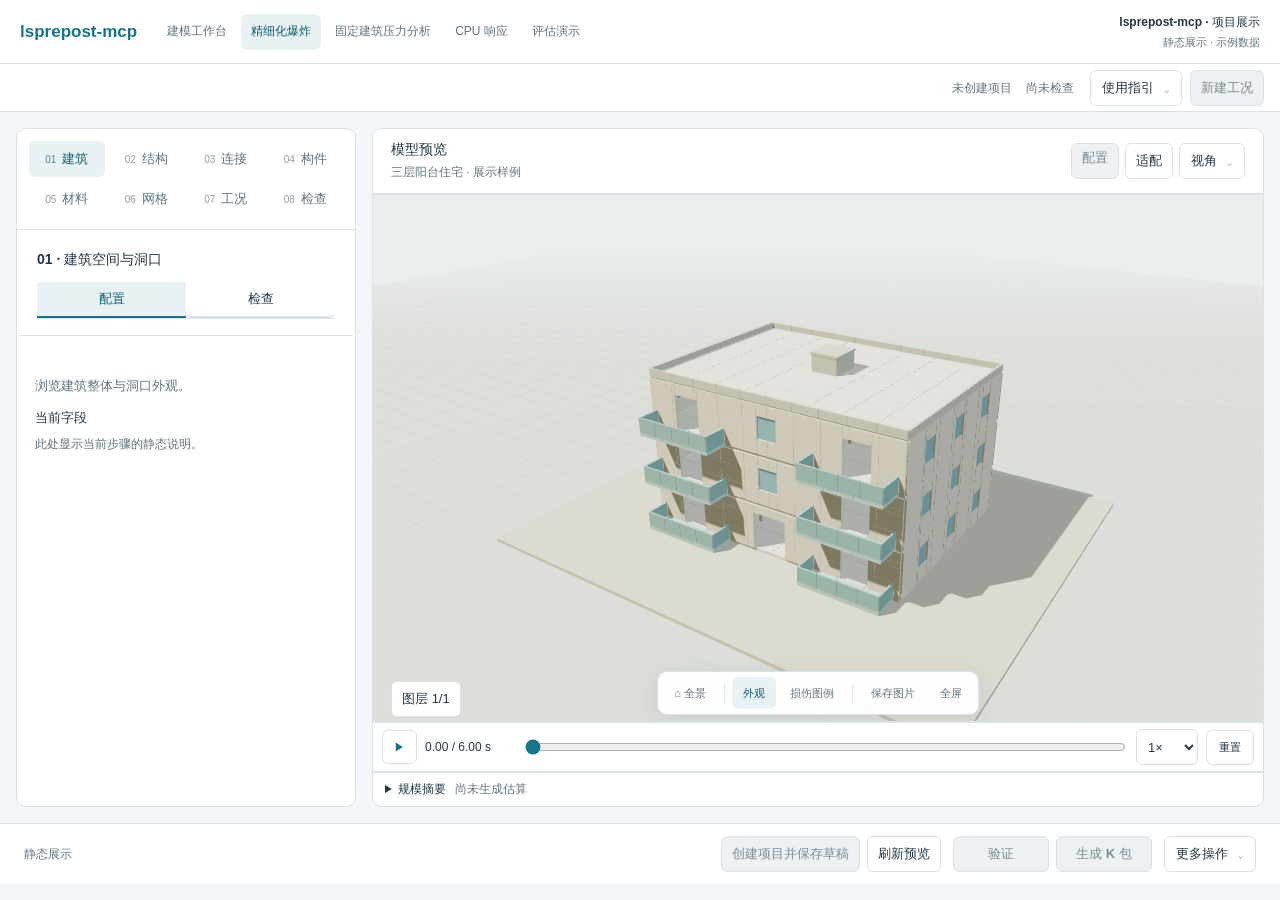
<file: refined-blast.html>
<!doctype html><html lang="zh-CN"><head><meta charset="utf-8"><meta name="viewport" content="width=device-width,initial-scale=1"><title>精细化建筑爆炸工作台 · 项目展示</title><link rel="icon" href="data:,"><meta http-equiv="Content-Security-Policy" content="default-src 'self'; script-src 'self' 'unsafe-inline'; style-src 'self' 'unsafe-inline'; img-src 'self' data: blob:; frame-src 'self'; object-src 'none'; base-uri 'none'; form-action 'none'"><link rel="stylesheet" href="./styles.css"><link rel="stylesheet" href="./refined_blast_workbench.css"><link rel="stylesheet" href="./workbench_chrome.css"><link rel="stylesheet" href="./workbench_theme.css"><link rel="stylesheet" href="./defense-pages.css"><script defer src="./workbench_chrome.js"></script><script defer src="./defense-pages.js"></script></head><body class="workbench-theme defense-secondary has-workbench-navigation" data-workbench="refined" data-defense-page="refined"><header class="workbench-global-header"><a class="workbench-global-brand" href="./">lsprepost-mcp</a><nav aria-label="工作台"><a href="./modeling.html">建模工作台</a><a href="./refined-blast.html" aria-current="page">精细化爆炸</a><a href="./fixed_building_preview.html">固定建筑压力分析</a><a href="./">CPU 响应</a><a href="./damage_assessment_demo.html">评估演示</a></nav><div class="workbench-global-context"><strong>lsprepost-mcp · 项目展示</strong><span role="status">静态展示 · 示例数据</span></div></header><main class="refined-blast-shell">
    <header class="topbar refined-blast-topbar">
      <div class="refined-blast-title-block">
        <h1 id="refinedBlastWorkbenchTitle">精细化建筑爆炸工作台</h1>
        <p>配置工况 · 预览模型 · 生成 K 包</p>
      </div>
      <div class="refined-blast-project-status" aria-label="项目状态">
        <span data-refined-project-summary>未创建项目</span>
        <span data-refined-save-summary>草稿未保存</span>
        <span data-refined-check-summary>尚未检查</span>
      </div>
      <div class="refined-blast-top-actions">
    <details class="refined-blast-onboarding workbench-menu" data-workbench-menu data-refined-onboarding aria-label="首次使用流程">
      <summary>使用指引</summary>
      <div class="workbench-menu-content">
      <ol>
        <li data-refined-workflow-step="select"><b>1</b><span>选择工况<small>建筑、结构和载荷方式</small></span></li>
        <li data-refined-workflow-step="save"><b>2</b><span>创建项目并保存草稿<small>首次保存将自动创建独立项目</small></span></li>
        <li data-refined-workflow-step="preview"><b>3</b><span>刷新轻量预览<small>不编译完整 K 文件</small></span></li>
        <li data-refined-workflow-step="validate"><b>4</b><span>验证并生成<small>检查通过后才生成 K 包</small></span></li>
      </ol>
      </div>
    </details>
        <button class="secondary-button" type="button" data-refined-new-scenario>新建工况</button>
        <button id="refinedBlastBack" class="secondary-button" type="button" data-refined-back aria-label="返回原工作台">返回原工作台</button>
      </div>
    </header>
    <div class="refined-blast-layout" aria-labelledby="refinedBlastWorkbenchTitle">
      <section class="viewport-panel refined-blast-preview" aria-label="分层预览">
        <div class="viewport-toolbar refined-blast-preview-toolbar">
          <div>
            <strong>模型预览</strong>
            <span id="refinedBlastPreviewStatus" class="panel-note">三层阳台住宅 · 展示样例</span>
          </div>
          <div class="refined-blast-camera-controls" aria-label="相机控制">
            <button class="secondary-button refined-blast-inspector-toggle" type="button" data-refined-inspector-toggle aria-expanded="true" aria-controls="refinedBlastInspector">配置</button>
            <button id="refinedBlastCameraFit" class="secondary-button" type="button" data-refined-camera="iso" aria-label="适配预览相机">适配</button>
            <details class="workbench-menu refined-blast-camera-menu" data-workbench-menu><summary>视角</summary><div class="workbench-menu-content">
            <button id="refinedBlastCameraIso" class="secondary-button" type="button" data-refined-camera="iso" aria-label="切换到等轴相机">等轴</button>
            <button id="refinedBlastCameraFront" class="secondary-button" type="button" data-refined-camera="front" aria-label="切换到正视相机">正视</button>
            <button id="refinedBlastCameraTop" class="secondary-button" type="button" data-refined-camera="top" aria-label="切换到俯视相机">俯视</button>
            </div></details>
          </div>
        </div>
        <div class="refined-blast-preview-stage">
          <div class="refined-blast-preview-canvas" role="region" data-refined-preview-canvas aria-label="精细化建筑爆炸分层预览区"><iframe class="defense-model-frame" title="三层阳台住宅三维示例" src="./model-preview.html" allowfullscreen></iframe>
            <span>预览将在创建独立项目后显示。</span>
          </div>
          <button class="secondary-button refined-blast-layer-toggle" type="button" data-refined-layer-toggle aria-expanded="false" aria-controls="refinedBlastLayerPopover">图层 <span data-refined-layer-count>9/9</span></button>
          <section id="refinedBlastLayerPopover" class="refined-blast-layer-popover" data-refined-layer-popover hidden aria-labelledby="refinedBlastLayersHeading">
            <div class="refined-blast-popover-heading"><h2 id="refinedBlastLayersHeading">预览图层</h2><button type="button" class="secondary-button" data-refined-layer-close aria-label="关闭图层面板">关闭</button></div>
            <div class="refined-blast-layer-grid">
<label><input type="checkbox" id="refinedRoof" checked>屋面</label>
            </div>
          </section>
        </div>
        <details class="refined-blast-metrics"><summary>规模摘要 <span data-refined-metric-summary>尚未生成估算</span></summary><div class="summary refined-blast-estimate" data-refined-preview-counts>当前草稿没有估算。</div></details>
      </section>
      <aside id="refinedBlastInspector" class="sidebar refined-blast-inspector" aria-label="配置与验证">
      <div class="refined-blast-step-rail" aria-label="精细化建筑爆炸配置导航">
        <nav aria-label="工况配置步骤">
          <ol class="refined-blast-nav-list">
<li><button class="refined-blast-nav-button is-active" type="button" data-refined-section="1"><span>01</span><b>建筑</b><em>示例</em><small>建筑空间与洞口</small></button></li><li><button class="refined-blast-nav-button" type="button" data-refined-section="2"><span>02</span><b>结构</b><em>示例</em><small>结构体系与承重构件</small></button></li><li><button class="refined-blast-nav-button" type="button" data-refined-section="3"><span>03</span><b>连接</b><em>示例</em><small>结构连接</small></button></li><li><button class="refined-blast-nav-button" type="button" data-refined-section="4"><span>04</span><b>构件</b><em>示例</em><small>非承重构件</small></button></li><li><button class="refined-blast-nav-button" type="button" data-refined-section="5"><span>05</span><b>材料</b><em>示例</em><small>材料与截面</small></button></li><li><button class="refined-blast-nav-button" type="button" data-refined-section="6"><span>06</span><b>网格</b><em>示例</em><small>网格与地面</small></button></li><li><button class="refined-blast-nav-button" type="button" data-refined-section="7"><span>07</span><b>工况</b><em>示例</em><small>工况与输出</small></button></li><li><button class="refined-blast-nav-button" type="button" data-refined-section="8"><span>08</span><b>检查</b><em>示例</em><small>检查与生成</small></button></li>
          </ol>
        </nav>
      </div>
        <div class="inspector-heading">
          <div><span class="section-kicker">当前步骤</span><strong data-refined-step-title>01 · 建筑空间与洞口</strong></div>
          <div class="refined-blast-inspector-tabs" role="tablist" aria-label="配置与检查">
            <button id="refinedBlastConfigTab" type="button" role="tab" aria-selected="true" aria-controls="refinedBlastConfigPanel" tabindex="0" data-refined-inspector-tab="config">配置</button>
            <button id="refinedBlastChecksTab" type="button" role="tab" aria-selected="false" aria-controls="refinedBlastChecksPanel" tabindex="-1" data-refined-inspector-tab="checks">检查</button>
          </div>
        </div>
        <section id="refinedBlastConfigPanel" class="refined-blast-schema-panel" role="tabpanel" aria-labelledby="refinedBlastConfigTab" data-refined-schema-panel data-refined-inspector-panel="config">
          <h2>当前字段</h2>
          <p class="panel-note">此处显示当前步骤的静态说明。</p>
        </section>
        <div id="refinedBlastChecksPanel" class="refined-blast-checks" role="tabpanel" aria-labelledby="refinedBlastChecksTab" data-refined-inspector-panel="checks" hidden>
          <section class="refined-blast-validation-panel" data-refined-validation-panel>
            <div class="refined-blast-section-heading"><h2>即时检查</h2><button class="secondary-button" type="button" data-refined-validate>验证当前版本</button></div>
            <div class="summary" data-refined-validation-status aria-live="polite">等待独立项目、草稿和能力描述。</div>
            <div id="refinedBlastConflict" class="refined-blast-conflict" role="alert" aria-live="assertive" aria-atomic="true"></div>
            <div class="refined-blast-finding-list" data-refined-validation-findings aria-live="polite"></div>
          </section>
          <section class="refined-blast-validation-panel" data-refined-budget-panel>
            <h2>预算与确认</h2>
            <p class="panel-note">确认与当前 validation/revision 绑定。</p>
            <div class="refined-blast-budget-list" data-refined-budget-rows></div>
          </section>
        </div>
      </aside>
    </div>
    <footer class="refined-blast-action-bar" aria-label="独立工况操作">
      <span class="refined-blast-save-state" data-refined-action-status>静态展示</span>
      <div class="refined-blast-action-group">
        <button id="refinedBlastSave" class="secondary-button" type="button" data-refined-save disabled>创建项目并保存草稿</button>
        <button id="refinedBlastPreview" class="secondary-button" type="button" data-refined-preview>刷新预览</button>
      </div>
      <div class="refined-blast-action-group refined-blast-action-primary">
        <button id="refinedBlastValidate" class="secondary-button" type="button" data-refined-validate>验证</button>
        <button id="refinedBlastGenerate" type="button" data-refined-generate disabled aria-describedby="refinedBlastConflict">生成 K 包</button>
      </div>
      <details class="refined-blast-external-menu" data-workbench-menu>
        <summary>更多操作</summary>
        <div>
          <button id="refinedBlastOpenLsprepost" class="secondary-button" type="button" data-refined-open-lsprepost disabled aria-describedby="refinedBlastConflict">打开 LS-PrePost</button>
          <button id="refinedBlastLaunchLsdyna" class="secondary-button" type="button" data-refined-launch-lsdyna disabled aria-describedby="refinedBlastConflict">启动 LS-DYNA</button>
      <button id="refinedBlastAssessment" type="button" class="secondary-button refined-damage-entry" data-refined-assessment aria-haspopup="dialog" aria-controls="refinedDamagePanel">损伤评估</button>
        </div>
      </details>
      <span data-refined-external-status aria-live="polite"></span>
    </footer>
    <dialog id="refinedDamagePanel" class="refined-damage-panel" data-damage-panel aria-labelledby="refinedDamageTitle">
      <header class="refined-damage-heading">
        <div><span class="section-kicker">求解后分析</span><h2 id="refinedDamageTitle">建筑与地面损伤评估</h2></div>
        <button type="button" class="secondary-button" data-damage-close aria-label="关闭损伤评估面板">关闭</button>
      </header>
      <div class="refined-damage-content">
        <section class="refined-damage-card refined-damage-demo-intro">
          <h3>第一次使用？先看一个完整案例</h3>
          <p>进入三层建筑与地面的合成演示，修改爆源并重新评估，查看构件着色与报告。无需真实求解文件，不改动当前项目。</p>
          <button type="button" data-damage-demo aria-haspopup="dialog" aria-controls="refinedDamageDemo">查看演示</button>
        </section>
        <p class="refined-damage-project" data-damage-project>当前项目：未选择</p>
        <section class="refined-damage-card" aria-labelledby="refinedDamageConditions">
          <h3 id="refinedDamageConditions">评估条件</h3>
          <p data-damage-capability>评估模块：待检查</p>
          <p data-damage-source>求解结果：待核验</p>
          <p class="panel-note">只读取当前项目已有结果，不重新建模、不启动求解器。</p>
          <div class="refined-damage-actions">
            <button type="button" data-damage-start disabled>开始评估</button>
            <button type="button" class="secondary-button" data-damage-refresh>刷新状态与报告</button>
          </div>
          <p class="refined-damage-status" role="status" aria-live="polite" aria-atomic="true" data-damage-status>打开面板不会自动执行评估。</p>
        </section>
        <section class="refined-damage-card" aria-labelledby="refinedDamageResultTitle">
          <h3 id="refinedDamageResultTitle">评估结果</h3>
          <p data-damage-result>尚未评估</p>
          <div class="refined-damage-subjects">
            <div><h4>建筑</h4><p data-damage-building>待评估</p></div>
            <div><h4>地面</h4><p data-damage-ground>待评估</p></div>
          </div>
          <details class="refined-damage-evidence" open><summary>提示与证据不足原因</summary><div data-damage-issues></div></details>
        </section>
        <section class="refined-damage-card" aria-labelledby="refinedDamageReportTitle">
          <h3 id="refinedDamageReportTitle">报告与明细</h3>
          <div class="refined-damage-actions">
            <a class="secondary-button" data-damage-view aria-disabled="true" tabindex="-1">查看报告</a>
            <a class="secondary-button" data-damage-download aria-disabled="true" tabindex="-1">下载报告</a>
            <a class="secondary-button" data-damage-building-csv aria-disabled="true" tabindex="-1">建筑明细 CSV</a>
            <a class="secondary-button" data-damage-ground-csv aria-disabled="true" tabindex="-1">地面明细 CSV</a>
          </div>
          <p class="panel-note">仅提供已登记产物。最新报告可能属于较早版本，请核对报告中的求解记录。</p>
        </section>
      </div>
      <footer class="refined-damage-disclaimer">研究参考 · 不能替代专业结构安全鉴定；等级 0 不代表建筑安全。</footer>
    </dialog>
    <dialog id="refinedDamageDemo" class="refined-damage-demo" data-damage-demo-panel aria-labelledby="refinedDamageDemoTitle">
      <header class="refined-damage-demo-heading"><div><strong id="refinedDamageDemoTitle">损伤评估 · 交互演示</strong><span>合成数据演示，不修改当前项目</span></div><button type="button" class="secondary-button" data-damage-demo-exit>退出演示，返回原项目</button></header>
      <div class="refined-damage-demo-frame-host" data-damage-demo-host></div>
    </dialog></main></body></html>
</file>
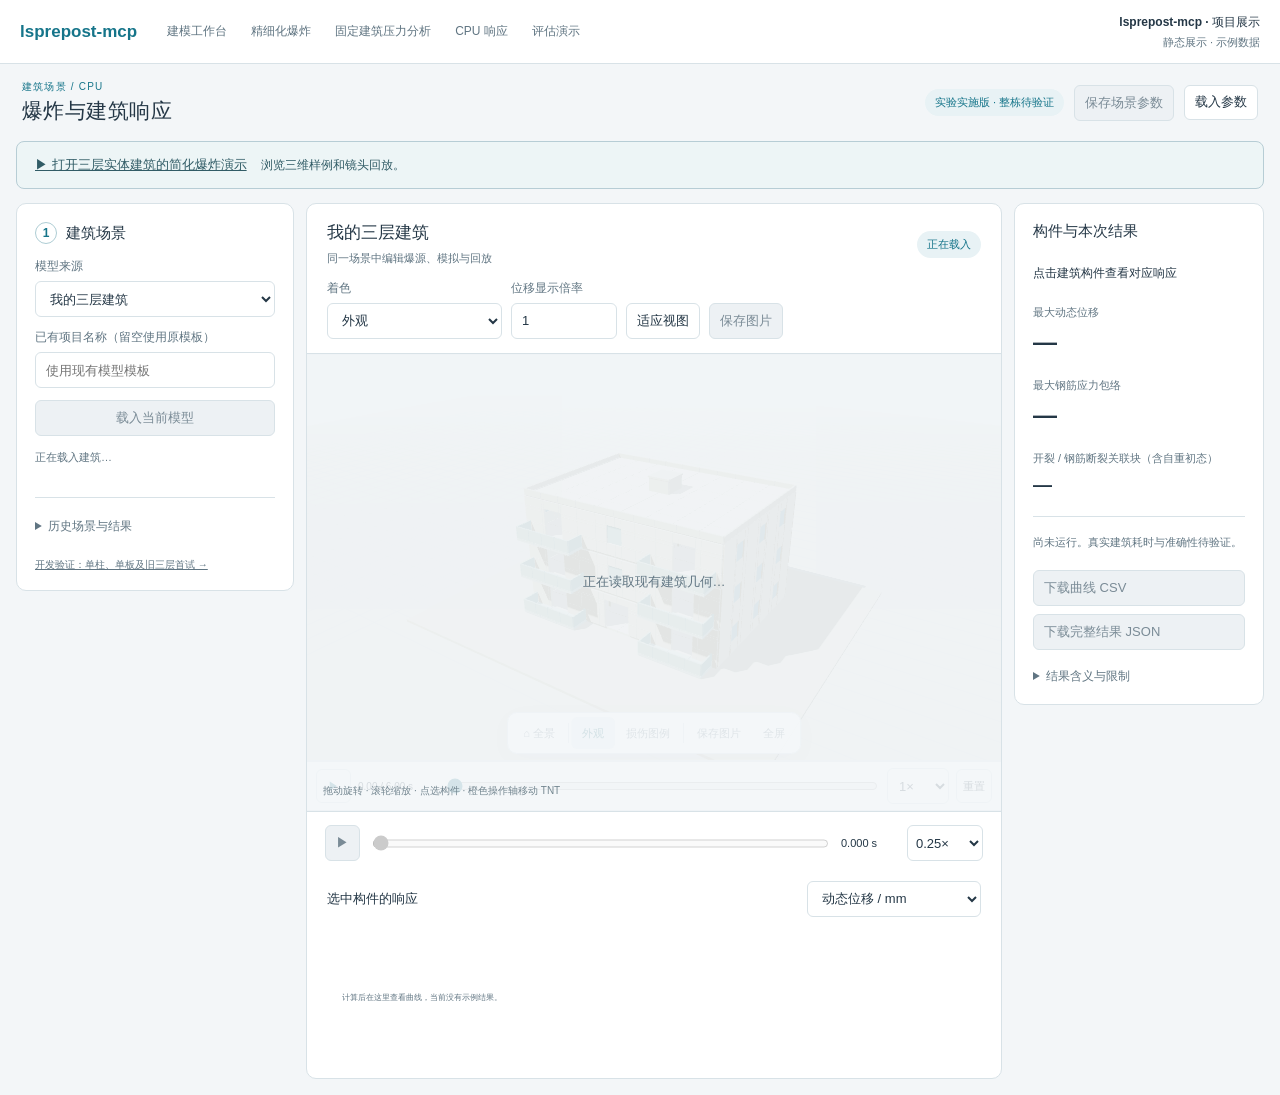
<file: scene_blast.html>
<!doctype html>
<html lang="zh-CN"><head><meta charset="utf-8"><meta name="viewport" content="width=device-width,initial-scale=1">
<title>CPU 爆炸场景模拟 · 建筑工作台</title>
<link rel="stylesheet" href="./scene_blast.css"><link rel="stylesheet" href="./workbench_theme.css">


<link rel="icon" href="data:,"><meta http-equiv="Content-Security-Policy" content="default-src 'self'; script-src 'self' 'unsafe-inline'; style-src 'self' 'unsafe-inline'; img-src 'self' data: blob:; frame-src 'self'; object-src 'none'; base-uri 'none'; form-action 'none'"><link rel="stylesheet" href="./defense-pages.css"><script defer src="./workbench_chrome.js"></script><script defer src="./defense-pages.js"></script></head>
<body class="workbench-theme defense-secondary has-workbench-navigation" data-workbench="blast" data-defense-page="legacy"><header class="workbench-global-header"><a class="workbench-global-brand" href="./">lsprepost-mcp</a><nav aria-label="工作台"><a href="./modeling.html">建模工作台</a><a href="./refined-blast.html">精细化爆炸</a><a href="./fixed_building_preview.html">固定建筑压力分析</a><a href="./">CPU 响应</a><a href="./damage_assessment_demo.html">评估演示</a></nav><div class="workbench-global-context"><strong>lsprepost-mcp · 项目展示</strong><span role="status">静态展示 · 示例数据</span></div></header>
<div class="scene-title"><div><span class="scene-kicker">建筑场景 / CPU</span><h1>爆炸与建筑响应</h1></div><div class="scene-title-actions"><span class="scene-badge">实验实施版 · 整栋待验证</span><button id="saveScene">保存场景参数</button><label class="scene-file-button">载入参数<input type="file" id="importScene" accept=".json,application/json"></label></div></div>
<div style="margin:0 16px 14px;padding:14px 18px;border:1px solid #b7cdd5;border-radius:8px;background:#edf5f6;color:#315c66"><a href="./blast_demo.html" style="font-weight:600;color:inherit">▶ 打开三层实体建筑的简化爆炸演示</a><span style="margin-left:14px;font-size:12px">浏览三维样例和镜头回放。</span></div>
<main class="scene-layout">
<aside class="scene-panel scene-inputs">
<section><h2><span class="step-number">1</span> 建筑场景</h2><label>模型来源<select id="sourceKind"><option value="fixed_three_storey">我的三层建筑</option><option value="commercial_supermarket">商超</option><option value="residential_community">住宅小区</option><option value="subway_entrance">地铁入口</option><option value="city_street">城市街道</option></select></label><label>已有项目名称（留空使用原模板）<input id="projectName" placeholder="使用现有模型模板" maxlength="100"></label><button id="loadScene">载入当前模型</button><p id="modelFacts" class="scene-hint">正在载入建筑…</p><p id="modelSystem" class="scene-hint"></p></section>
<details id="historyDetails"><summary>历史场景与结果</summary><label><input type="checkbox" id="showTrash" data-workbench-ephemeral> 查看已删除记录</label><select id="sceneHistory" aria-label="选择已保存记录" data-workbench-ephemeral><option value="">选择已保存记录</option></select><div class="scene-two"><button id="loadHistory" disabled>载入记录</button><button id="deleteHistory" disabled>删除记录</button><button id="restoreHistory" hidden>恢复记录</button></div></details>
<a class="scene-dev-link" href="./fixed_building_response.html">开发验证：单柱、单板及旧三层首试 →</a>
</aside>
<section class="scene-panel scene-main"><div class="scene-view-heading"><div><h2 id="sceneName">我的三层建筑</h2><p id="sceneIdentity" class="scene-hint">同一场景中编辑爆源、模拟与回放</p></div><span id="resultState" class="scene-badge">正在载入</span></div>
<div class="scene-view-tools"><label>着色<select id="field"><option value="appearance">外观</option><option value="displacement_mm">动态位移 / mm</option><option value="damage">连接拉损伤 / 0–1</option><option value="steel_mpa">钢筋应力包络 / MPa</option><option value="pressure_kpa">受载面压力包络 / kPa</option></select></label><label>位移显示倍率<input id="deformationScale" type="number" min="1" max="100" value="1" step="1"></label><button id="fitScene">适应视图</button><button id="saveImage">保存图片</button></div>
<div class="scene-viewport-wrap"><div id="sceneViewport"><iframe class="defense-model-frame" title="三层阳台住宅三维示例" src="./model-preview.html" allowfullscreen></iframe></div><div id="sceneLoading" class="scene-loading">正在读取现有建筑几何…</div><div class="scene-view-note">拖动旋转 · 滚轮缩放 · 点选构件 · 橙色操作轴移动 TNT</div><div id="sceneLegend" hidden><span id="legendLabel"></span><div class="scene-colorbar"></div><div><span>0</span><span id="legendMax">—</span></div></div></div>
<div class="scene-timeline"><button id="playScene" disabled aria-label="播放响应">▶</button><input type="range" id="sceneTime" min="0" max="0" value="0" disabled aria-label="响应时间轴"><output id="timeLabel">0.000 s</output><select id="playSpeed" aria-label="回放速度"><option value="0.1">0.1×</option><option value="0.25" selected>0.25×</option><option value="1">1×</option></select></div>
<div class="scene-chart-heading"><h3 id="chartTitle">选中构件的响应</h3><select id="curveField"><option value="displacement_mm">动态位移 / mm</option><option value="steel_mpa">钢筋应力包络 / MPa</option><option value="damage">连接拉损伤</option><option value="pressure_kpa">受载面压力 / kPa</option></select></div><svg id="sceneChart" viewBox="0 0 900 160" role="img" aria-label="真实计算响应曲线"><text x="30" y="85">计算后在这里查看曲线，当前没有示例结果。</text></svg>
</section>
<aside class="scene-panel scene-results"><h2>构件与本次结果</h2><p id="selectionName">点击建筑构件查看对应响应</p><p id="selectionNote" class="scene-hint"></p><dl class="scene-metrics"><dt>最大动态位移</dt><dd id="maxDisplacement">—</dd><dt>最大钢筋应力包络</dt><dd id="maxSteel">—</dd><dt>开裂 / 钢筋断裂关联块（含自重初态）</dt><dd id="failureCount">—</dd></dl><div id="terminationNote" class="scene-scope" hidden></div><p id="timingFacts" class="scene-hint">尚未运行。真实建筑耗时与准确性待验证。</p><details id="gravityPanel" hidden open><summary>自重平衡与诊断</summary><p id="gravityFacts" class="scene-hint"></p><button id="downloadGravity" disabled>下载完整自重诊断</button></details><div class="scene-downloads"><button id="downloadCurves" disabled>下载曲线 CSV</button><button id="downloadResult" disabled>下载完整结果 JSON</button></div><details><summary>结果含义与限制</summary><ul id="resultLimits"><li>云图来自宏单元数值状态，不绘制未求解的逐条裂纹。</li><li>表面压力不是空气域冲击波场。</li><li>附属外观随其承载构件映射，不等于已求出填充墙自身破坏。</li><li>位移倍率只影响显示；曲线、峰值始终用实际数值。</li><li>损伤和钢筋应力含自重初态；爆炸事件不重复计入自重已有开裂。</li></ul></details></aside>
</main></body></html>
</file>
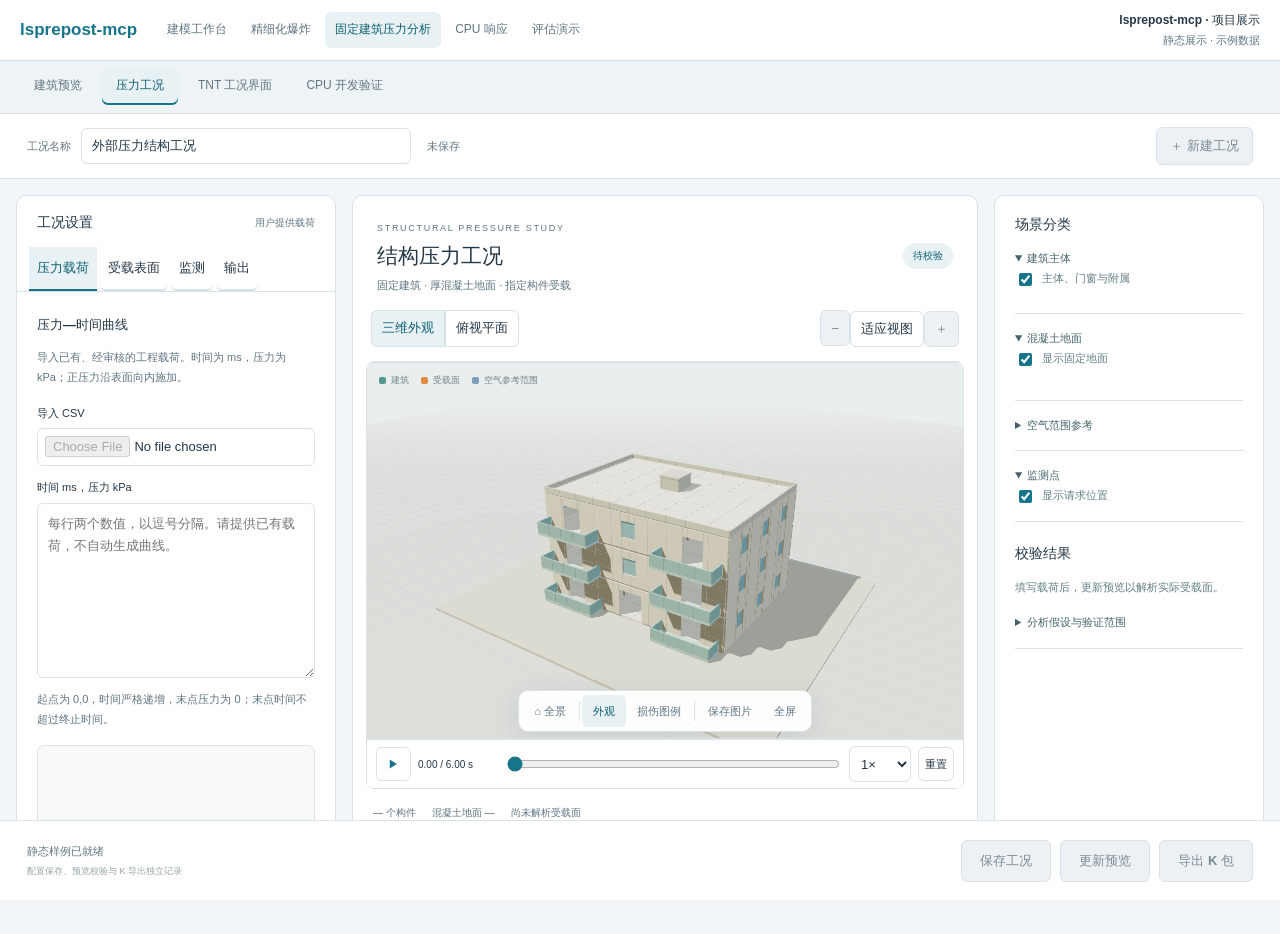
<file: structural_pressure.html>
<!doctype html>
<html lang="zh-CN"><head><meta charset="utf-8"><meta name="viewport" content="width=device-width,initial-scale=1">
<title>结构压力工况 · 固定建筑</title><link rel="stylesheet" href="./structural_pressure.css"><link rel="stylesheet" href="./workbench_theme.css"><link rel="icon" href="data:,"><meta http-equiv="Content-Security-Policy" content="default-src 'self'; script-src 'self' 'unsafe-inline'; style-src 'self' 'unsafe-inline'; img-src 'self' data: blob:; frame-src 'self'; object-src 'none'; base-uri 'none'; form-action 'none'"><link rel="stylesheet" href="./defense-pages.css"><script defer src="./workbench_chrome.js"></script><script defer src="./defense-pages.js"></script></head>
<body class="workbench-theme defense-secondary has-workbench-navigation" data-workbench="pressure" data-defense-page="pressure"><header class="workbench-global-header"><a class="workbench-global-brand" href="./">lsprepost-mcp</a><nav aria-label="工作台"><a href="./modeling.html">建模工作台</a><a href="./refined-blast.html">精细化爆炸</a><a href="./fixed_building_preview.html" aria-current="page">固定建筑压力分析</a><a href="./">CPU 响应</a><a href="./damage_assessment_demo.html">评估演示</a></nav><div class="workbench-global-context"><strong>lsprepost-mcp · 项目展示</strong><span role="status">静态展示 · 示例数据</span></div><div class="workbench-subnavigation"><nav aria-label="固定建筑压力分析子页"><a href="./fixed_building_preview.html">建筑预览</a><a href="./structural_pressure.html" aria-current="page">压力工况</a><a href="./fixed_building_tnt.html">TNT 工况界面</a><a href="./fixed_building_response.html">CPU 开发验证</a></nav></div></header>
<header><div class="brand"><span class="mark">筑</span><div><strong>结构工况工作台</strong><small>FIXED BUILDING / PRESSURE STUDY</small></div></div>
<nav aria-label="工作区"><a href="./">主工作台</a><a href="./fixed_building_preview.html">建筑预览</a><a class="active" href="./structural_pressure.html">压力工况</a><a id="openCpuResponse" href="./fixed_building_response.html">CPU 响应</a><button id="openSaved">我的工况</button></nav><span class="template-tag" id="templateName">正在读取固定模板…</span></header>
<div class="context"><label>工况名称 <input id="sceneName" maxlength="120" value="外部压力结构工况"></label><span id="saveState">未保存</span><button id="newScene">＋ 新建工况</button></div>
<main>
<aside class="panel editor"><div class="panel-title"><h2>工况设置</h2><span>用户提供载荷</span></div>
<div class="tabs" role="tablist" aria-label="设置分类"><button role="tab" aria-selected="true" data-tab="load" class="active">压力载荷</button><button role="tab" aria-selected="false" data-tab="surface">受载表面</button><button role="tab" aria-selected="false" data-tab="monitors">监测</button><button role="tab" aria-selected="false" data-tab="output">输出</button></div>
<div class="editor-body">
<section data-pane="load" role="tabpanel"><h3>压力—时间曲线</h3><p class="hint">导入已有、经审核的工程载荷。时间为 ms，压力为 kPa；正压力沿表面向内施加。</p>
<label class="file-label">导入 CSV <input id="curveFile" type="file" accept=".csv,.txt,text/csv,text/plain"></label>
<label>时间 ms，压力 kPa<textarea id="curveText" rows="7" spellcheck="false" placeholder="每行两个数值，以逗号分隔。请提供已有载荷，不自动生成曲线。"></textarea></label>
<p class="hint">起点为 0,0，时间严格递增，末点压力为 0；末点时间不超过终止时间。</p><svg id="curveChart" viewBox="0 0 280 100" role="img" aria-label="压力曲线预览"></svg>
<h3>载荷来源与审核</h3><label>报告、数据集或审核记录<textarea id="sourceReference" rows="2" maxlength="1000" placeholder="填写可追溯的载荷来源"></textarea></label>
<label>审核人 / 审核记录号<input id="sourceReviewer" maxlength="1000"></label><label class="checkbox"><input id="reviewed" type="checkbox">我确认这份载荷已由项目责任人审核</label><p class="hint">此处记录使用者声明，软件不代替工程审核。</p></section>
<section data-pane="surface" role="tabpanel" hidden><h3>选择实际构件表面</h3><label>按名称筛选<input id="componentFilter" type="search" placeholder="例如 F0、west、wall"></label><label>构件<select id="targetComponent"><option>外立面 · 展示项</option><option>屋面 · 展示项</option></select></label><label>外表面方向<select id="targetFace"><option value="west">西侧 −X</option><option value="east">东侧 +X</option><option value="south">南侧 −Y</option><option value="north">北侧 +Y</option><option value="roof">顶部 +Z</option></select></label>
<div class="info">选择该构件外包络平面上的暴露实体面。共节点内部面会排除；这不是整栋建筑的可见外立面自动识别。</div><p class="hint">可在画面中点击构件。实际受载面数和面积以服务端校验结果为准。</p><div id="targetInfo" class="readout"></div></section>
<section data-pane="monitors" role="tabpanel" hidden><h3>结构与地面监测</h3><p class="hint">请求坐标会解析到 2 m 范围内最近的实际实体节点或单元，显示实际位置与偏差。</p><button id="addMonitor" class="wide">＋ 添加监测点</button><div id="monitorList"></div></section>
<section data-pane="output" role="tabpanel" hidden><h3>求解与输出设置</h3><label>终止时间 / ms<input id="termination" type="number" min="0.000001" max="10000" step="any"></label><label>动画输出间隔 / ms<input id="plotInterval" type="number" min="0.000001" step="any"></label><label>历程输出间隔 / ms<input id="historyInterval" type="number" min="0.000001" step="any"></label><label>工况说明<textarea id="notes" rows="4" maxlength="4000"></textarea></label><div class="info">导出仅写入设置和 K 文件，不启动求解器。</div></section>
</div></aside>
<section class="panel workspace"><div class="viewer-head"><div><span class="eyebrow">STRUCTURAL PRESSURE STUDY</span><h1>结构压力工况</h1><p>固定建筑 · 厚混凝土地面 · 指定构件受载</p></div><span id="previewState" class="chip">待校验</span></div>
<div class="toolbar"><div class="segments"><button id="view3d" class="active">三维外观</button><button id="viewPlan">俯视平面</button></div><div><button id="zoomOut" aria-label="缩小">−</button><button id="fitView">适应视图</button><button id="zoomIn" aria-label="放大">＋</button></div></div>
<div class="viewport"><div id="sceneView" aria-label="固定建筑外观"><iframe class="defense-model-frame" title="三层阳台住宅三维示例" src="./model-preview.html" allowfullscreen></iframe></div><span class="viewer-note">点击选择构件 · 橙色为指定受载方向 · 语义外形示意</span><div class="legend"><span><i class="teal"></i>建筑</span><span><i class="orange"></i>受载面</span><span><i class="blue"></i>空气参考范围</span></div></div>
<div class="scene-summary"><span id="componentCount">— 个构件</span><span id="groundSize">混凝土地面 —</span><span id="surfaceSummary">尚未解析受载面</span></div>
<div id="jobResult" class="job-result" aria-live="polite" hidden></div></section>
<aside class="panel inspector"><h2>场景分类</h2><details open><summary>建筑主体 <span id="treeCount"></span></summary><label class="checkbox"><input type="checkbox" data-layer="building" checked>主体、门窗与附属</label><div id="buildingGroups"></div></details>
<details open><summary>混凝土地面</summary><label class="checkbox"><input type="checkbox" data-layer="ground" checked>显示固定地面</label><p id="groundInfo" class="hint"></p></details>
<details><summary>空气范围参考</summary><label class="checkbox"><input type="checkbox" data-layer="air" checked>显示参考范围</label><p class="hint">仅作场景参照，不导出空气网格或流固耦合。</p></details>
<details open><summary>监测点</summary><label class="checkbox"><input type="checkbox" data-layer="monitors" checked>显示请求位置</label></details>
<h2 class="separated">校验结果</h2><div id="checks" class="check-list" aria-live="polite">填写载荷后，更新预览以解析实际受载面。</div>
<details><summary>分析假设与验证范围</summary><p>建筑最低实体节点、地面底部节点分别固支。保留既有材料与结构连接；不新增建筑—地面接触。</p><p>程序检查字段、受载面、监测位置及导出文件一致性，不代表材料标定、整体求解或工程安全验收通过。</p></details></aside>
</main>
<footer><div><strong id="status" role="status">正在载入…</strong><small>配置保存、预览校验与 K 导出独立记录</small></div><div class="footer-actions"><button id="saveScene" disabled>保存工况</button><button id="previewScene" disabled>更新预览</button><button id="exportScene" class="primary" disabled>导出 K 包</button></div></footer>
<dialog id="savedDialog"><div class="dialog-head"><h2>我的工况</h2><button data-close="savedDialog" aria-label="关闭工况列表">×</button></div><div id="savedList">正在读取…</div></dialog>
<dialog id="exportDialog"><div class="dialog-head"><h2>导出结构分析 K 包</h2><button data-close="exportDialog" aria-label="关闭导出确认">×</button></div><div id="exportSummary"></div><p class="hint">包含结构、地面、受载表面、监测、约束与输出设置。导出后可下载 ZIP；不会自动启动求解。</p><div class="dialog-actions"><button data-close="exportDialog">返回修改</button><button id="confirmExport" class="primary">确认导出</button></div></dialog>

<dialog id="cpuLeaveDialog"><h2>保存当前工况</h2><p>当前 CPU 页先提供单柱、单板独立算例。保存后可返回这份建筑工况继续编辑或导出 K 文件。</p><div class="dialog-actions"><button data-close="cpuLeaveDialog">留在当前页</button><button id="saveAndOpenCpu" class="primary">保存并打开 CPU 页</button></div></dialog>
</body></html>
</file>
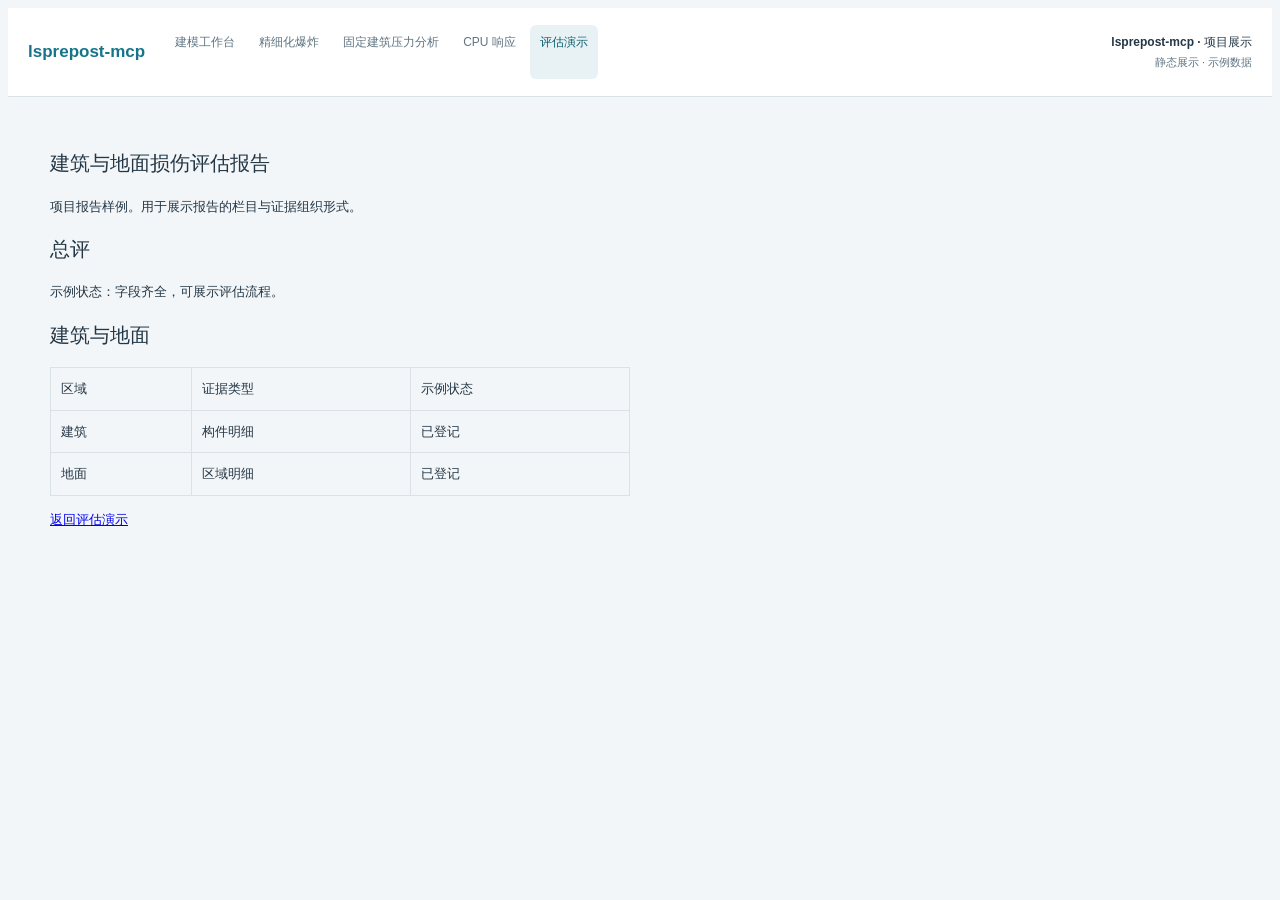
<file: demos/residential-damage-report.html>
<!doctype html><html lang="zh-CN"><head><meta charset="utf-8"><meta name="viewport" content="width=device-width,initial-scale=1"><title>建筑与地面损伤评估报告 · 展示样例</title><link rel="icon" href="data:,"><meta http-equiv="Content-Security-Policy" content="default-src 'self'; script-src 'self' 'unsafe-inline'; style-src 'self' 'unsafe-inline'; img-src 'self' data: blob:; frame-src 'self'; object-src 'none'; base-uri 'none'; form-action 'none'"><link rel="stylesheet" href="../workbench_theme.css"><link rel="stylesheet" href="../defense-pages.css"></head><body class="workbench-theme defense-secondary"><header class="workbench-global-header"><a class="workbench-global-brand" href="../">lsprepost-mcp</a><nav aria-label="工作台"><a href="../modeling.html">建模工作台</a><a href="../refined-blast.html">精细化爆炸</a><a href="../fixed_building_preview.html">固定建筑压力分析</a><a href="../">CPU 响应</a><a href="../damage_assessment_demo.html" aria-current="page">评估演示</a></nav><div class="workbench-global-context"><strong>lsprepost-mcp · 项目展示</strong><span role="status">静态展示 · 示例数据</span></div></header><section class="defense-scene"><h1>建筑与地面损伤评估报告</h1><p>项目报告样例。用于展示报告的栏目与证据组织形式。</p><h2>总评</h2><p>示例状态：字段齐全，可展示评估流程。</p><h2>建筑与地面</h2><table><thead><tr><th>区域</th><th>证据类型</th><th>示例状态</th></tr></thead><tbody><tr><td>建筑</td><td>构件明细</td><td>已登记</td></tr><tr><td>地面</td><td>区域明细</td><td>已登记</td></tr></tbody></table><p><a href="../damage_assessment_demo.html">返回评估演示</a></p></section></body></html>
</file>
<file: blast_demo.css>
:root{font-family:Inter,"Microsoft YaHei",system-ui,sans-serif;color:#e5e7e9;background:#14191e;font-size:13px;color-scheme:dark}*{box-sizing:border-box}body{margin:0}button,input,select{font:inherit}button,a,input,select{-webkit-tap-highlight-color:transparent}button{cursor:pointer;border:1px solid #384149;background:#252d34;color:#e4e7e9;border-radius:7px;padding:9px 12px}button:hover:enabled{background:#34414b;border-color:#657583}button:disabled{opacity:.35;cursor:default}a{color:inherit;text-decoration:none}button:focus-visible,a:focus-visible,input:focus-visible,select:focus-visible{outline:2px solid #efa866;outline-offset:3px}[hidden]{display:none!important}header{height:66px;border-bottom:1px solid #323a42;display:flex;align-items:center;justify-content:space-between;padding:0 26px;background:#1a2026;gap:20px}.brand{font-size:13px;letter-spacing:.14em;font-weight:700}.brand span{margin-left:14px;color:#8997a3;font-size:11px;font-weight:400;letter-spacing:0}.header-center{display:flex;align-items:center;gap:10px;color:#c4cdd4;font-size:12px}.separator{color:#56636e;margin:0 12px}.subtle-link{color:#94a2af;font-size:11px}.live-dot{display:inline-block;width:6px;height:6px;border-radius:50%;background:#83ad9b;box-shadow:0 0 0 3px #83ad9b14}main{display:grid;grid-template-columns:270px minmax(0,1fr);min-height:calc(100vh - 66px)}aside{background:#1b2229;border-right:1px solid #323a42;padding:29px 23px;overflow:auto;max-height:calc(100vh - 66px)}.eyebrow{font-size:10px;letter-spacing:.2em;color:#dba56b;margin-bottom:17px}h1{font-size:27px;line-height:1.35;letter-spacing:.02em;margin:0 0 30px;font-weight:550}h1 span{display:block;font-size:11px;color:#8694a0;font-weight:400;margin-top:12px;letter-spacing:.03em}section{margin:22px 0;padding-bottom:24px;border-bottom:1px solid #323a42}h2{font-size:12px;font-weight:500;margin:0 0 15px}h2 b{font-size:10px;color:#dca570;letter-spacing:.1em;margin-right:10px}.building-card{background:#242d35;border:1px solid #38434c;border-radius:7px;padding:14px;display:grid;gap:8px}.building-card span{font-size:11px;color:#bdc8d0}.building-card strong{font-size:19px;font-weight:500;letter-spacing:-.02em}.building-card small{font-size:10px;color:#8c9ca9}.inline-controls{display:flex;gap:12px;margin:15px 0;font-size:10px;color:#a7b4be}.inline-controls input{accent-color:#dfa570;margin:0 3px 0 0;vertical-align:middle}.secondary{width:100%;font-size:11px;color:#aebbc5}.hint{font-size:11px;line-height:1.8;color:#92a2ae;margin:10px 0 14px}.triple{display:grid;grid-template-columns:repeat(3,minmax(0,1fr));gap:7px}.triple label{font-size:10px;color:#95a4b0;display:grid;gap:7px}.triple input{width:100%;padding:8px 6px;background:#111920;border:1px solid #3a4650;border-radius:5px;color:#e8ecef;min-width:0}input[type=range]{accent-color:#dda46e;cursor:pointer}.mass-label{display:flex;justify-content:space-between;flex-wrap:wrap;gap:14px;margin:20px 0 10px;font-size:11px;color:#a9b7c2}.mass-label output{color:#ecc39c}.mass-label input{width:100%;margin:0}.presets{display:flex;gap:6px}.presets button{flex:1;padding:7px 0;font-size:10px;color:#9faeb9}.presets button.active{border-color:#b48051;color:#ecc39c;background:#dda46e13}.duration-label{display:flex;align-items:center;justify-content:space-between;margin-bottom:14px;color:#9fadb8;font-size:11px}select{background:#202a32;color:#d7dfe5;padding:7px;border:1px solid #3b4751;border-radius:5px}.primary{width:100%;padding:13px 6px;background:#dda46e;color:#201d18;border-color:#dda46e;font-size:13px;font-weight:650}.primary:hover:enabled{background:#efba8a;border-color:#efba8a}#cancelDemo{margin-top:8px}#inputMessage{min-height:38px;margin-bottom:0}#inputMessage[data-error=true]{color:#f9aa95}details{color:#8b9ba8;font-size:10px;line-height:1.8}summary{cursor:pointer;color:#a7b5bf}details p{margin:10px 0}.sidebar-bottom{margin:35px 0 0;font-size:10px;color:#748896;display:flex;align-items:center;gap:8px}article{min-width:0;display:flex;flex-direction:column}.viewport{position:relative;min-height:430px;height:calc(100vh - 275px);max-height:950px;overflow:hidden;background:#edf0f0}.viewport canvas{display:block;width:100%;height:100%;outline:none}.viewport-label{position:absolute;z-index:2;top:24px;left:26px;color:#5a6870;pointer-events:none;display:grid;gap:7px}.viewport-label strong{font-size:12px;font-weight:500}.viewport-label span{font-size:10px;color:#819199}.view-tools{position:absolute;bottom:21px;left:50%;transform:translateX(-50%);display:flex;align-items:center;gap:4px;background:#1d252deb;border:1px solid #56636c;border-radius:10px;padding:6px;white-space:nowrap;box-shadow:0 8px 28px #0002}.view-tools button{font-size:11px;background:transparent;border-color:transparent;padding:9px 12px;color:#bcc7cf}.view-tools button.selected{background:#334656;color:#98bbd8}.view-tools>span{width:1px;height:20px;background:#4a5761;margin:0 4px}.stage-status{position:absolute;right:22px;bottom:28px;color:#6b7b83;font-size:10px;pointer-events:none}.source-tag{position:absolute;font-size:10px;color:#7e4b26;background:#fffaf1e8;border:1px solid #d5a783;border-radius:4px;padding:4px 7px;pointer-events:none;transform:translate(-50%,-100%)}.compute-progress{position:absolute;right:22px;top:22px;z-index:3;min-width:260px;padding:12px 15px;background:#1b242eeb;border:1px solid #4c5f6d;border-radius:8px;box-shadow:0 6px 24px #0002}.compute-progress>div{display:flex;align-items:center;justify-content:space-between;color:#d4e1ea;font-size:11px}.compute-progress button{padding:0 2px;border:0;background:none;font-size:18px}.compute-progress progress{display:block;margin-top:9px;width:100%;height:5px;accent-color:#7aa5c5}.playback{display:flex;align-items:center;gap:15px;padding:15px 22px;border-top:1px solid #3d4851;border-bottom:1px solid #323c45;background:#1b232a}.playback button{background:transparent;border-color:#414e58;font-size:11px;white-space:nowrap}.playback #playDemo{width:35px;padding:8px 0;color:#dfb080}.playback output{font-variant-numeric:tabular-nums;color:#b9c8d3;white-space:nowrap;font-size:12px;min-width:95px}.playback input{flex:1;min-width:35px;width:0}.playback select{font-size:11px}.results{display:grid;grid-template-columns:160px 165px minmax(140px,1fr) minmax(140px,1fr);gap:0;padding:21px 6px;background:#171e24;flex:1}.metric{padding:0 23px;border-right:1px solid #323d46}.metric>span,.chart-card>span{display:block;color:#8699a8;font-size:10px;margin-bottom:12px}.metric strong{font-size:27px;font-weight:450;display:block;font-variant-numeric:tabular-nums;white-space:nowrap;letter-spacing:-.03em}.metric em{font-size:12px;color:#758a99;font-style:normal;letter-spacing:0}.metric small{font-size:10px;color:#8496a3;display:block;margin-top:9px}.chart-card{padding:0 18px;min-width:0}.chart-card>span{margin-bottom:0}.chart-card svg{width:100%;height:90px}.chart-card text{fill:#718595;font:10px system-ui}.chart-card line{stroke:#2f3c47;stroke-width:1}.chart-card path{fill:none;stroke:#df9d65;stroke-width:2}.chart-card:last-child path{stroke:#82acb4}body[data-running=true] .primary{opacity:.55;cursor:wait}@media(max-width:1100px){main{grid-template-columns:240px minmax(0,1fr)}aside{padding:24px 18px}.results{grid-template-columns:135px 135px 1fr}.chart-card:last-child{display:none}.metric{padding:0 18px}.stage-status{display:none}.playback{gap:8px;padding:14px}.header-center{display:none}.view-tools button{padding:8px}.viewport-label{left:18px}.compute-progress{top:18px;right:18px}}@media(max-width:720px){header{height:55px;padding:0 14px}.brand{font-size:11px}.brand span{display:none}.subtle-link{font-size:10px}main{display:flex;flex-direction:column}aside{order:2;max-height:none;padding:22px;display:grid;grid-template-columns:1fr 1fr;gap:16px}aside>h1{font-size:23px;grid-column:span 2;margin:0}.eyebrow{display:none}aside section{margin:0;padding-bottom:16px}aside section:nth-of-type(2){grid-row:span 2}.sidebar-bottom,aside details{grid-column:span 2;margin:0}article{order:1}.viewport{height:480px;min-height:350px}.view-tools{bottom:16px;padding:4px;gap:0}.view-tools button{font-size:10px;padding:8px 6px}.view-tools>span{margin:0 2px}.playback{padding:12px 9px;gap:6px}.playback output{font-size:10px;min-width:80px}.playback button{padding:7px 6px}#downloadDemo{display:none}.results{grid-template-columns:105px 110px 1fr;padding:15px 0}.metric{padding:0 12px}.metric strong{font-size:22px}.metric>span,.chart-card>span{font-size:9px}.chart-card{padding:0 10px}.compute-progress{top:60px;right:12px;min-width:220px}.viewport-label{top:15px;left:15px}.source-tag{font-size:9px}}@media(max-width:380px){aside{display:block}aside section{margin-top:20px}.view-tools #fullscreenDemo{display:none}.playback #resetDemo{display:none}}
/* Shared target controls in CPU and independent scene entries. */
.demo-target-controls{display:grid;gap:8px;margin-top:12px;padding-top:12px;border-top:1px solid var(--wb-border,#394954);min-width:0}.demo-target-controls label{display:grid;gap:6px;font-size:11px}.demo-target-controls select{width:100%;min-width:0;font-size:11px}.demo-target-actions{display:grid;grid-template-columns:repeat(2,minmax(0,1fr));gap:5px}.demo-target-actions button:first-child{grid-column:span 2}.demo-target-actions .secondary{padding:7px 2px;font-size:10px;white-space:nowrap}.demo-target-controls .hint{margin:0;font-size:10px;line-height:1.7}
</file>
<file: workbench_theme.css>
/* Shared application theme. Engineering field/grade palettes remain local. */
:root {
  --wb-background: #f3f6f8;
  --wb-surface: #ffffff;
  --wb-surface-soft: #eef4f6;
  --wb-viewport: #f6f8fa;
  --wb-text: #243746;
  --wb-muted: #607582;
  --wb-border: #d8e2e7;
  --wb-accent: #16758a;
  --wb-accent-hover: #0f5f70;
  --wb-accent-soft: #e8f2f5;
  --wb-danger: #b42318;
  --wb-danger-soft: #fff0ee;
  --wb-warning: #8a570b;
  --wb-warning-soft: #fff7e6;
  --wb-success: #287553;
  --wb-success-soft: #edf7f1;
  --wb-radius: 10px;
  --wb-control-radius: 6px;
  --refined-accent: var(--wb-accent);
  --refined-accent-strong: var(--wb-accent-hover);
  --refined-ink: var(--wb-text);
  --refined-muted: var(--wb-muted);
  --refined-line: var(--wb-border);
  --refined-panel: var(--wb-surface);
  --refined-soft: var(--wb-surface-soft);
  --refined-danger: var(--wb-danger);
  --refined-warning: var(--wb-warning);
  --teal: var(--wb-accent);
  --line: var(--wb-border);
  --muted: var(--wb-muted);
  color-scheme: light;
  background: var(--wb-background);
  color: var(--wb-text);
  font-family: "Segoe UI", "Microsoft YaHei", Arial, sans-serif;
  font-size: 13px;
}

body.workbench-theme {
  background: var(--wb-background);
  color: var(--wb-text);
  font-family: "Segoe UI", "Microsoft YaHei", Arial, sans-serif;
  font-size: 13px;
  font-synthesis: none;
}
body.workbench-theme .refined-blast-shell { background: var(--wb-background); }
body.workbench-theme :is(button, input, select, textarea) { font-family: inherit; }
body.workbench-theme :is(button, a, input, select, textarea, summary) {
  -webkit-tap-highlight-color: transparent;
}
body.workbench-theme :is(button, a, input, select, textarea, summary):focus-visible {
  outline: 2px solid var(--wb-accent);
  outline-offset: 3px;
}
body.workbench-theme :is(input[type="checkbox"], input[type="radio"], input[type="range"], progress) {
  accent-color: var(--wb-accent);
}

/* Controls use one hierarchy: neutral tools, solid primary actions, semantic danger. */
body.workbench-theme button,
body.workbench-theme :is(.secondary-button, .fixed-building-entry, .workbench-menu > summary, .refined-blast-external-menu > summary) {
  background: var(--wb-surface);
  border-color: var(--wb-border);
  border-radius: var(--wb-control-radius);
  color: var(--wb-text);
  font-size: 13px;
  font-weight: 500;
  min-height: 36px;
}
body.workbench-theme button:hover,
body.workbench-theme :is(.secondary-button, .fixed-building-entry, .workbench-menu > summary):hover {
  background: var(--wb-surface-soft);
  border-color: #b3c7d1;
  filter: none;
}
body.workbench-theme :is(.primary, #generate, #phase17Generate, #refinedBlastGenerate, [data-demo-evaluate], .solve-button) {
  background: var(--wb-accent);
  border-color: var(--wb-accent);
  color: #fff;
  font-weight: 600;
}
body.workbench-theme :is(.primary, #generate, #phase17Generate, #refinedBlastGenerate, [data-demo-evaluate], .solve-button):hover {
  background: var(--wb-accent-hover);
  border-color: var(--wb-accent-hover);
  color: #fff;
}
body.workbench-theme :is(button.active, button[aria-selected="true"], button[aria-pressed="true"], .resource-button[aria-selected="true"], .refined-blast-nav-button.is-active) {
  background: var(--wb-accent-soft);
  color: var(--wb-accent-hover);
}
body.workbench-theme :is(.tabs button.active, .inspector-tab.active, .refined-blast-inspector-tabs button[aria-selected="true"]) {
  border-bottom-color: var(--wb-accent);
  border-radius: 0;
}
body.workbench-theme .danger-button {
  background: var(--wb-danger-soft);
  border-color: #efc9c4;
  color: var(--wb-danger);
}
body.workbench-theme .danger-button:hover { background: #ffe2de; border-color: #dea69d; color: var(--wb-danger); }
body.workbench-theme .refined-blast-source-editor :is(.refined-blast-source-place, .refined-blast-source-axis) {
  background: rgba(255, 255, 255, .12);
  border-color: currentColor;
}
body.workbench-theme .refined-blast-source-editor .refined-blast-source-place { color: #fff; }
body.workbench-theme .refined-blast-source-editor .refined-blast-source-place[aria-pressed="true"] { background: #fff; color: var(--wb-text); }
body.workbench-theme :is(button:disabled, button:disabled:hover, #legacyWorkbenchRoot button:disabled, .refined-blast-shell button:disabled) {
  background: #edf1f4;
  border-color: var(--wb-border);
  color: #7a8b96;
  cursor: not-allowed;
  opacity: 1;
}
body.workbench-theme :is(input:not([type="checkbox"]):not([type="radio"]):not([type="range"]), select, textarea) {
  background: var(--wb-surface);
  border-color: var(--wb-border);
  border-radius: var(--wb-control-radius);
  color: var(--wb-text);
  font-size: 13px;
  min-height: 36px;
}

/* All entry points share a light application bar and the same navigation states. */
body.workbench-theme > header,
body.workbench-theme :is(.topbar, .refined-blast-topbar, .demo-heading) {
  background: var(--wb-surface);
  border-bottom: 1px solid var(--wb-border);
  color: var(--wb-text);
  gap: 16px;
  min-height: 64px;
  padding: 12px 20px;
}
body.workbench-theme > header { height: auto; flex-wrap: wrap; }
body.workbench-theme .demo-heading { border: 1px solid var(--wb-border); border-radius: var(--wb-radius); }
body.workbench-theme :is(.topbar h1, .refined-blast-title-block h1, .brand strong, .demo-heading h1) {
  color: var(--wb-text);
  font-size: 17px;
  font-weight: 600;
  line-height: 1.4;
}
body.workbench-theme :is(.topbar p, .brand small, .template-tag, #templateIdentity, .refined-blast-title-block p) {
  color: var(--wb-muted);
  font-size: 11px;
}
body.workbench-theme .brand { color: var(--wb-text); gap: 10px; text-decoration: none; }
body.workbench-theme .mark {
  background: var(--wb-accent-soft);
  border: 1px solid var(--wb-border);
  border-radius: 8px;
  color: var(--wb-accent);
  font-size: 21px;
  height: 36px;
  width: 36px;
}
body.workbench-theme nav { flex-wrap: wrap; gap: 6px; }
body.workbench-theme nav :is(a, button) {
  background: transparent;
  border: 0;
  border-radius: var(--wb-control-radius);
  color: var(--wb-muted);
  font-size: 13px;
  min-height: 36px;
  padding: 9px 12px;
  text-decoration: none;
}
body.workbench-theme nav :is(a:hover, button:hover, .active, [aria-current]) {
  background: var(--wb-accent-soft);
  color: var(--wb-accent-hover);
}
body.workbench-theme .topbar-actions { flex-wrap: wrap; max-width: 100%; }

body.workbench-theme :is(.sidebar, .viewport-panel, .panel, .refined-blast-inspector, .refined-blast-preview, .controls-panel, .model-panel, .results-panel) {
  background: var(--wb-surface);
  border-color: var(--wb-border);
  border-radius: var(--wb-radius);
}
body.workbench-theme :is(.viewer-head h1, .viewer-heading h2) { font-size: 21px; font-weight: 600; }
body.workbench-theme :is(.muted, .hint, .eyebrow, .viewer-head p, .viewer-heading p, .viewer-note, .field-note, .section-heading p, .legend-note, .identity) {
  color: var(--wb-muted);
}
body.workbench-theme :is(.viewer-hint, #emptyState) { color: var(--wb-muted); }
body.workbench-theme #emptyState .empty-icon { color: var(--wb-accent); }
body.workbench-theme :is(.readout, .info, .case-card, #selection, .source-row, .detail-card, .parameter-group > summary) {
  background: var(--wb-surface-soft);
  border-color: var(--wb-border);
  border-radius: var(--wb-control-radius);
  color: var(--wb-text);
}
body.workbench-theme :is(.chip, .badge, .demo-badge, .section-title > span) {
  background: var(--wb-accent-soft);
  border-color: var(--wb-border);
  color: var(--wb-accent-hover);
}
body.workbench-theme :is(.model-viewport, .refined-blast-preview-canvas, .viewer-wrap, .viewport, .viewport-wrap, .model-stage) {
  background: var(--wb-viewport);
  border-color: var(--wb-border);
}
body.workbench-theme :is(.demo-warning, .load-card) {
  background: var(--wb-warning-soft);
  border-color: #ead7af;
  color: var(--wb-warning);
}
body.workbench-theme :is(.error, .check-list .error) { color: var(--wb-danger); }
body.workbench-theme :is(.success, .check-list .success) { color: var(--wb-success); }
body.workbench-theme [data-demo-state="error"] [data-demo-status] { color: var(--wb-danger); }
body.workbench-theme [data-demo-state="stale"] [data-demo-status] { color: var(--wb-warning); }
body.workbench-theme .room-tag.selected { background: var(--wb-accent); border-color: var(--wb-accent); color: #fff; }
body.workbench-theme #roomList .selected { background: var(--wb-accent-soft); color: var(--wb-accent-hover); }
body.workbench-theme :is(footer, .refined-blast-action-bar) { background: var(--wb-surface); border-color: var(--wb-border); color: var(--wb-muted); }
body.workbench-theme dialog { background: var(--wb-surface); border-color: var(--wb-border); border-radius: var(--wb-radius); color: var(--wb-text); }

@media (min-width: 761px) {
  body.workbench-theme[data-workbench="building"] main,
  body.workbench-theme[data-workbench="pressure"] main,
  body.workbench-theme[data-workbench="response"] main { gap: 16px; padding: 16px; }
  body.workbench-theme .demo-shell { padding: 16px; }
}
@media (max-width: 760px) {
  body.workbench-theme > header,
  body.workbench-theme :is(.topbar, .refined-blast-topbar, .demo-heading) { gap: 10px; height: auto; padding: 14px; }
  body.workbench-theme > header nav { margin-left: 0; order: 3; width: 100%; }
  body.workbench-theme nav :is(a, button) { font-size: 12px; padding: 8px; }
  body.workbench-theme :is(.template-tag, #templateIdentity) { margin-left: 0; max-width: 100%; width: 100%; }
  body.workbench-theme .brand strong { white-space: normal; }
}

/* Persistent app navigation; local action bars keep workspace-specific commands. */
body.workbench-theme .workbench-global-header[hidden] { display: none; }
body.workbench-theme .workbench-global-header {
  display: grid; grid-template-columns: auto minmax(0, 1fr) minmax(160px, 260px);
  gap: 12px 20px; padding: 12px 20px; align-items: center;
  border-bottom: 1px solid var(--wb-border); background: var(--wb-surface);
}
.workbench-global-brand { color: var(--wb-text); font-size: 17px; font-weight: 650; text-decoration: none; white-space: nowrap; }
body.workbench-theme .workbench-global-header nav { display: flex; gap: 4px; margin: 0; width: auto; }
body.workbench-theme .workbench-global-header nav a { font-size: 12px; padding: 9px 10px; white-space: nowrap; }
.workbench-global-context { display: grid; gap: 4px; min-width: 0; text-align: right; }
.workbench-global-context strong { font-size: 12px; font-weight: 600; overflow: hidden; text-overflow: ellipsis; white-space: nowrap; }
.workbench-global-context [role="status"] { color: var(--wb-muted); font-size: 11px; overflow-wrap: anywhere; }
.workbench-global-context [data-error="true"] { color: var(--wb-danger); }
body.workbench-theme .workbench-subnavigation {
  grid-column: 1 / -1; border-top: 1px solid var(--wb-border);
  padding: 8px 20px; margin: 0 -20px -12px;
  background: var(--wb-surface-soft);
}
body.workbench-theme .workbench-subnavigation[hidden] { display: none; }
body.workbench-theme .workbench-subnavigation nav { gap: 6px; }
body.workbench-theme .workbench-subnavigation nav a { padding: 8px 14px; color: var(--wb-muted); }
body.workbench-theme .workbench-subnavigation nav a[aria-current] { color: var(--wb-accent-hover); background: var(--wb-surface); box-shadow: inset 0 -2px var(--wb-accent); }
body.workbench-theme.has-workbench-navigation > header:not(.workbench-global-header) { display: none; }
body.has-workbench-navigation #legacyWorkbenchRoot > .topbar { height: 48px; min-height: 48px; padding: 6px 16px; justify-content: flex-end; }
body.has-workbench-navigation #legacyWorkbenchRoot > .topbar > div:first-child,
body.has-workbench-navigation :is(#openRefinedBlastWorkbench, #openFixedBuildingWorkspace, [data-refined-back]),
body.has-workbench-navigation .refined-blast-title-block { display: none; }
body.has-workbench-navigation #legacyWorkbenchRoot .workbench-layout { height: calc(100dvh - var(--wb-navigation-height, 80px) - 48px); }
body.has-workbench-navigation .refined-blast-shell { height: calc(100dvh - var(--wb-navigation-height, 80px)); grid-template-rows: 48px minmax(0, 1fr) auto; }
body.has-workbench-navigation .refined-blast-topbar { height: 48px; min-height: 48px; padding: 6px 16px; grid-template-columns: minmax(0, 1fr) auto; }
body.has-workbench-navigation[data-workbench="building"] main { height: calc(100dvh - var(--wb-navigation-height, 80px) - 43px); }
body.has-workbench-navigation[data-workbench="pressure"] main { height: calc(100dvh - var(--wb-navigation-height, 80px) - 145px); }
@media (max-width: 1150px) {
  body.workbench-theme .workbench-global-header { grid-template-columns: auto 1fr; }
  body.workbench-theme .workbench-global-header nav { grid-column: 1 / -1; grid-row: 2; }
  body.workbench-theme .workbench-subnavigation { grid-row: 3; }
}
@media (max-width: 760px) {
  body.workbench-theme .workbench-global-header { gap: 10px; padding: 12px; }
  .workbench-global-brand { font-size: 15px; }
  .workbench-global-context strong { max-width: 46vw; }
  .workbench-global-context [role="status"] { font-size: 10px; }
  body.workbench-theme .workbench-global-header nav { gap: 3px; }
  body.workbench-theme .workbench-global-header nav a { padding: 8px 9px; }
  body.workbench-theme .workbench-subnavigation { padding: 8px 12px; margin: 0 -12px -12px; }
  body.has-workbench-navigation #legacyWorkbenchRoot .workbench-layout { height: auto; }
  body.has-workbench-navigation .refined-blast-shell { height: auto; min-height: calc(100dvh - var(--wb-navigation-height, 80px)); }
  body.has-workbench-navigation .refined-blast-topbar { height: auto; min-height: 48px; }
  body.has-workbench-navigation[data-workbench="building"] main,
  body.has-workbench-navigation[data-workbench="pressure"] main { height: auto; }
}
</file>
<file: cpu_blast.css>
/* CPU shell uses the existing workbench palette; 3D semantic colors stay local. */
body.cpu-blast-workbench{background:var(--wb-background);color:var(--wb-text);font-size:13px}
.cpu-blast-workbench a{color:var(--wb-accent)}
.cpu-page-heading{display:flex;align-items:center;justify-content:space-between;gap:18px;padding:20px 22px 17px}
.cpu-page-heading .eyebrow{display:block;margin:0 0 6px;color:var(--wb-accent);letter-spacing:.12em;font-size:10px}
.cpu-page-heading h1{font-size:22px;font-weight:600;margin:0;line-height:1.4}
.cpu-page-heading p{font-size:12px;line-height:1.7;margin:6px 0 0;color:var(--wb-muted)}
.cpu-heading-actions{display:flex;align-items:center;gap:16px;font-size:12px}
.cpu-badge{font-size:11px;color:var(--wb-accent);background:var(--wb-accent-soft);border-radius:20px;padding:6px 10px;white-space:nowrap}
.cpu-blast-workbench .cpu-layout{display:grid;grid-template-columns:282px minmax(0,1fr);gap:14px;padding:0 16px 16px;min-height:0;align-items:start}
.cpu-blast-workbench .cpu-settings{padding:18px;background:var(--wb-surface);border:1px solid var(--wb-border);border-radius:var(--wb-radius);max-height:calc(100dvh - var(--wb-navigation-height,65px) - 122px);overflow:auto;scrollbar-width:thin}
.cpu-settings section{margin:0 0 18px;padding-bottom:18px;border-color:var(--wb-border)}
.cpu-settings h2{font-size:13px;font-weight:600;color:var(--wb-text);margin-bottom:13px}
.cpu-settings h2 b{color:var(--wb-accent);margin-right:9px}
.cpu-settings .cpu-field{display:grid;gap:7px;color:var(--wb-muted);font-size:11px;margin-bottom:12px}
.cpu-settings .cpu-field select{width:100%}
.cpu-settings .building-card{background:var(--wb-surface-soft);border-color:var(--wb-border);padding:13px}
.cpu-settings .building-card span{color:var(--wb-text);font-size:12px}
.cpu-settings .building-card strong{font-size:21px;color:var(--wb-text)}
.cpu-settings .building-card small{color:var(--wb-muted);line-height:1.7}
.cpu-settings :is(.inline-controls,.hint,.triple label,.mass-label,.duration-label,details,summary){color:var(--wb-muted);font-size:11px}
.cpu-settings .inline-controls{gap:12px;flex-wrap:wrap}
.cpu-settings .triple input{background:var(--wb-surface);color:var(--wb-text);border-color:var(--wb-border);padding:7px 6px}
.cpu-settings .mass-label output{color:var(--wb-accent);font-weight:600}
.cpu-settings .presets{gap:7px}
.cpu-settings .presets button{font-size:11px;padding:7px 0;color:var(--wb-muted)}
body.cpu-blast-workbench .presets button.active{background:var(--wb-accent-soft);color:var(--wb-accent-hover);border-color:var(--wb-accent)}
body.cpu-blast-workbench .primary{background:var(--wb-accent);color:#fff;border-color:var(--wb-accent);height:43px;font-weight:600}
body.cpu-blast-workbench .primary:hover:enabled{background:var(--wb-accent-hover);border-color:var(--wb-accent-hover)}
body.cpu-blast-workbench .secondary{color:var(--wb-accent);font-size:11px}
.cpu-settings #inputMessage{font-size:11px;min-height:36px;margin:10px 0 0}
.cpu-settings #inputMessage[data-error=true]{color:var(--wb-danger)}
.cpu-settings details{margin-top:14px;line-height:1.8}
.cpu-settings details p{margin:10px 0}
.cpu-cache{padding-top:13px;border-top:1px solid var(--wb-border);margin:18px 0 0;font-size:10px!important}
.cpu-cache[data-error=true]{color:var(--wb-warning)}
.cpu-blast-workbench .cpu-stage{background:var(--wb-surface);border:1px solid var(--wb-border);border-radius:var(--wb-radius);overflow:hidden;min-width:0}
.cpu-stage-heading{padding:13px 18px;display:flex;align-items:center;justify-content:space-between;gap:10px;min-height:53px}
.cpu-stage-heading>div{display:flex;align-items:center;gap:10px}
.cpu-stage-heading h2{font-size:15px;margin:0;font-weight:600}
.cpu-blast-workbench .viewport{height:clamp(390px,calc(100dvh - var(--wb-navigation-height,65px) - 370px),800px);min-height:390px;border-block:1px solid var(--wb-border);background:var(--wb-viewport)}
.cpu-blast-workbench .viewport-label{top:18px;left:20px;color:var(--wb-text)}
.cpu-blast-workbench .viewport-label span{color:var(--wb-muted)}
.cpu-blast-workbench .view-tools{background:#fffffff2;border-color:var(--wb-border);box-shadow:0 5px 24px #24374618;bottom:18px;padding:5px;gap:3px;max-width:calc(100% - 20px)}
body.cpu-blast-workbench .view-tools button{background:transparent;color:var(--wb-muted);border-color:transparent;min-height:32px;padding:7px 10px;font-size:11px}
body.cpu-blast-workbench .view-tools button.selected{background:var(--wb-accent-soft);color:var(--wb-accent-hover)}
.cpu-blast-workbench .view-tools>span{background:var(--wb-border)}
.cpu-blast-workbench .stage-status{bottom:26px;color:var(--wb-muted)}
.cpu-blast-workbench .compute-progress{background:#fffffff5;border-color:var(--wb-border);color:var(--wb-text);min-width:240px}
.cpu-blast-workbench .compute-progress>div{color:var(--wb-text)}
body.cpu-blast-workbench .compute-progress button{min-height:24px;padding:0 3px;border:0;background:transparent;color:var(--wb-muted)}
.cpu-blast-workbench .playback{padding:12px 16px;gap:12px;background:var(--wb-surface);border-color:var(--wb-border)}
.cpu-blast-workbench .playback output{color:var(--wb-text)}
body.cpu-blast-workbench .playback button{border-color:var(--wb-border);font-size:11px;min-height:34px}
body.cpu-blast-workbench #playDemo{color:var(--wb-accent)}
.cpu-blast-workbench .results{background:var(--wb-surface);padding:19px 0 12px;grid-template-columns:145px 145px minmax(120px,1fr) minmax(120px,1fr)}
.cpu-blast-workbench .metric{border-color:var(--wb-border);padding:0 18px}
.cpu-blast-workbench .metric strong{color:var(--wb-text);font-size:25px}
.cpu-blast-workbench .metric :is(span,em,small),.cpu-blast-workbench .chart-card>span{color:var(--wb-muted)}
.cpu-blast-workbench .chart-card{display:block;min-width:0;padding:0 15px}
.cpu-blast-workbench .chart-card text{fill:var(--wb-muted)}
.cpu-blast-workbench .chart-card line{stroke:var(--wb-border)}
.cpu-blast-workbench .chart-card path{stroke:var(--wb-accent)}
.cpu-blast-workbench .chart-card:last-child path{stroke:#b87535}
@media(min-width:1800px){.cpu-blast-workbench .cpu-layout{grid-template-columns:305px minmax(0,1fr);gap:18px;padding-inline:22px}.cpu-blast-workbench .results{grid-template-columns:170px 170px minmax(0,1fr) minmax(0,1fr)}}
@media(max-width:1200px){.cpu-blast-workbench .cpu-layout{grid-template-columns:258px minmax(0,1fr);gap:12px}.cpu-settings{padding:16px}.cpu-blast-workbench .results{grid-template-columns:1fr 1fr}.cpu-blast-workbench .metric{padding-bottom:16px}.cpu-blast-workbench .metric:nth-child(2){border:0}.cpu-blast-workbench .chart-card{padding-top:14px;border-top:1px solid var(--wb-border)}.cpu-heading-actions .cpu-badge{display:none}.cpu-blast-workbench .playback{gap:8px;padding:12px}.cpu-blast-workbench .playback output{min-width:90px}.cpu-blast-workbench .stage-status{display:none}}
@media(max-width:760px){.cpu-page-heading{padding:16px 12px;align-items:start}.cpu-page-heading h1{font-size:20px}.cpu-page-heading p{max-width:260px;font-size:11px}.cpu-heading-actions{font-size:11px;max-width:88px;text-align:right}.cpu-blast-workbench .cpu-layout{display:flex;flex-direction:column;padding:0 10px 12px;gap:12px}.cpu-blast-workbench .cpu-settings{order:1;width:100%;max-height:none;display:grid;grid-template-columns:1fr 1fr;gap:18px;padding:16px}.cpu-settings section{margin:0}.cpu-settings section:nth-of-type(2){grid-row:span 2}.cpu-settings :is(details,.cpu-cache){grid-column:1/-1;margin:0}.cpu-blast-workbench .cpu-stage{order:0;width:100%}.cpu-blast-workbench .viewport{height:460px;min-height:350px}.cpu-blast-workbench .viewport-label{top:14px;left:14px}.cpu-blast-workbench .view-tools{gap:0;padding:4px}.cpu-blast-workbench .view-tools button{padding:7px 6px;font-size:10px}.cpu-blast-workbench .view-tools>span{margin:0 2px}.cpu-blast-workbench .playback{flex-wrap:wrap;padding:10px;gap:7px}.cpu-blast-workbench .playback input{min-width:70px}.cpu-blast-workbench .playback output{min-width:80px;font-size:10px}.cpu-blast-workbench #downloadDemo{display:block}.cpu-blast-workbench .compute-progress{top:55px;right:10px;min-width:210px}.cpu-stage-heading{padding:12px}.cpu-stage-heading h2{font-size:14px}}
@media(max-width:480px){.cpu-blast-workbench .cpu-settings{display:block}.cpu-settings section{margin-bottom:18px}.cpu-settings details{margin-top:14px}.cpu-cache{margin-top:18px!important}.cpu-blast-workbench .viewport{height:390px}.cpu-blast-workbench .playback input{order:2;flex-basis:100%;width:100%;margin:5px 0}.cpu-blast-workbench .playback output{flex:1}.cpu-blast-workbench .view-tools #fullscreenDemo{display:block}.cpu-blast-workbench .results{padding-top:16px}.cpu-blast-workbench .metric strong{font-size:24px}}
</file>
<file: preview.css>
body.cpu-blast-workbench { --wb-navigation-height: 52px; }
body.workbench-theme .workbench-global-header { padding-block: 5px; }
.workbench-global-header .workbench-global-brand { color: var(--wb-accent); }
body.workbench-theme .workbench-global-header nav button { padding: 9px 10px; white-space: nowrap; border: 0; }
body.workbench-theme .workbench-global-header nav :is(button.selected, a[aria-current]) {
  background: var(--wb-accent-soft); color: var(--wb-accent-hover);
}
.cpu-heading-actions button { background: none; border: 0; padding: 0; color: var(--wb-accent); }
.cpu-blast-workbench .viewport { height: clamp(390px, calc(100dvh - 315px), 800px); }
.cpu-blast-workbench .viewport:fullscreen { width: 100%; height: 100%; max-height: none; }
.cpu-blast-workbench .viewport[data-fallback] {
  background: var(--wb-viewport) url("./residence-preview.png") center / cover no-repeat;
}
#moduleDialog { width: min(420px, calc(100% - 24px)); padding: 24px; }
#moduleDialog h2 { font-size: 17px; font-weight: 650; }
#moduleDialog p { line-height: 1.75; color: var(--wb-muted); }
#moduleDialog .dialog-actions { display: flex; justify-content: flex-end; margin-top: 20px; }
#moduleDialog::backdrop { background: #18303c55; }
@media (max-width: 760px) {
  body.workbench-theme .workbench-global-header nav { width: 100%; flex-wrap: wrap; }
  .cpu-blast-workbench .viewport { height: 390px; min-height: 350px; }
  .cpu-blast-workbench .cpu-settings { display: block; }
}

.cpu-heading-actions button { white-space: nowrap; }
</file>
<file: defense-pages.css>
/* Shared styles for the public, static workbench pages. */
body.workbench-theme .workbench-global-header nav { flex-wrap: wrap; }
body.workbench-theme .workbench-global-header .workbench-global-brand { color: var(--wb-accent); }
body.workbench-theme .workbench-global-header nav a[aria-current] { background: var(--wb-accent-soft); color: var(--wb-accent-hover); }
.workbench-global-context #openWelcome { justify-self: end; padding: 0 4px; border-color: transparent; font-size: 11px; color: var(--wb-accent); }
#welcomeDialog { position: fixed; width: min(480px, calc(100% - 32px)); max-height: calc(100dvh - 32px); margin: auto; padding: clamp(20px, 4vw, 28px); overflow: auto; }
#welcomeDialog::backdrop { background: #18303c70; }
#welcomeDialog h2 { font-size: clamp(18px, 4vw, 25px); font-weight: 700; margin: 0 0 15px; }
#welcomeDialog p { font-size: 14px; line-height: 1.7; }
#welcomeDialog .welcome-close { position: absolute; top: 10px; right: 10px; min-width: 34px; padding: 3px 7px; font-size: 19px; }
#welcomeDialog .welcome-video { margin: 16px 0 0; }
#welcomeDialog .welcome-video figcaption { margin-bottom: 7px; font-size: 13px; font-weight: 650; }
#welcomeDialog .welcome-video video { display: block; width: 100%; height: auto; border-radius: 7px; background: var(--wb-viewport); }
#welcomeDialog .dialog-actions { display: flex; justify-content: flex-end; margin-top: 22px; }
body.workbench-theme #enterWorkbench { background: var(--wb-accent); color: #fff; border-color: var(--wb-accent); }
.defense-link { display: block; text-align: center; padding: 9px; border: 1px solid var(--wb-border); border-radius: 7px; }
.defense-model-frame { border: 0; display: block; width: 100%; height: 100%; min-height: 0; background: var(--wb-viewport); }
:is(#modelViewport, #viewport, #sceneView, #responseViewport, #sceneViewport, .refined-blast-preview-canvas, .model-stage) > .defense-model-frame { position: absolute; inset: 0; }
.defense-secondary :is(#modelViewport, #viewport, #sceneView, #responseViewport, #sceneViewport, .refined-blast-preview-canvas, .model-stage) { min-height: 260px; }
.defense-secondary #modelViewport :is(.viewport-grid, .axis-widget, .viewer-hint),
.defense-secondary :is(.viewer-note, [data-refined-preview-overlay], #loadingState) { pointer-events: none; }
.defense-secondary #modelViewport > :is(.viewport-grid, .axis-widget), .defense-secondary .viewer-note { display: none; }
body[data-defense-page="modeling"] #modelViewport { background: var(--wb-background); cursor: default; }
body[data-defense-page="modeling"] #modelViewport [hidden] { display: none; }
.defense-secondary [data-demo-status] { overflow-wrap: anywhere; }
.defense-secondary img.preview { width: 100%; object-fit: cover; }
.defense-scene { max-width: 1180px; margin: 0 auto; padding: clamp(16px, 4vw, 34px); line-height: 1.65; }
.defense-scene .defense-model-frame { height: clamp(380px, 72dvh, 690px); }
.defense-scene table { border-collapse: collapse; width: min(100%, 580px); }
.defense-scene th, .defense-scene td { padding: 10px; border: 1px solid var(--wb-border); text-align: left; }
.defense-embedded .cpu-stage { height: 100dvh; border: 0; border-radius: 0; display: grid; grid-template-rows: minmax(0, 1fr) auto; }
.defense-embedded .cpu-stage-heading, .defense-embedded .viewport-label, .defense-embedded .stage-status { display: none; }
body.defense-embedded .viewport { height: 100%; min-height: 0; }
.defense-embedded .view-tools { bottom: 6px; }
.defense-embedded .playback { padding: 6px 9px; }
.defense-embedded .playback #resetDemo { display: inline-block; }
.defense-embedded .playback button:disabled { display: none; }
.defense-note { line-height: 1.65; color: var(--wb-muted); }
.defense-secondary button[disabled] { cursor: default; opacity: .6; }
body.defense-secondary.has-workbench-navigation :is(#legacyWorkbenchRoot, .refined-blast-shell) { min-height: 680px; }
@media (max-width: 760px) {
  body.workbench-theme.defense-secondary .workbench-global-header nav { width: 100%; }
  .defense-embedded .playback select { max-width: 64px; }
}
.defense-secondary .refined-blast-layer-toggle { bottom: 55px; }
</file>
<file: blast_buildings.css>
:root{font-family:Inter,"Microsoft YaHei",system-ui,sans-serif;color:#e5e7e9;background:#171e24;font-size:13px}*{box-sizing:border-box}body{margin:0}a{color:inherit;text-decoration:none}header{height:66px;border-bottom:1px solid #38434c;background:#1a2229;padding:0 32px;display:flex;align-items:center;justify-content:space-between}header>a{font-size:13px;letter-spacing:.14em;font-weight:700}header a span{font-size:11px;font-weight:400;letter-spacing:0;color:#91a2ae;margin-left:14px}.local{font-size:11px;color:#94adab}main{max-width:1440px;padding:40px 32px;margin:auto}.eyebrow{font-size:10px;letter-spacing:.2em;color:#dfac7c}h1{font-size:36px;font-weight:500;margin:14px 0 16px}.intro{color:#a7b7c3;font-size:13px;line-height:1.9;margin:0 0 28px}.cards{display:grid;grid-template-columns:repeat(3,minmax(0,1fr));gap:23px}.card{border:1px solid #3b4852;border-radius:10px;overflow:hidden;background:#202a33;transition:border-color .2s}.card:hover{border-color:#cc9a70}.preview{height:225px;background:#e9eeee;position:relative;overflow:hidden}.preview canvas,.preview img{width:100%;height:100%;display:block;object-fit:cover}.card-content{padding:20px}.card-heading{display:flex;align-items:center;justify-content:space-between;gap:10px}.card h2{font-size:19px;font-weight:500;margin:0}.tag{color:#e4b78f;border:1px solid #8a694d;border-radius:4px;font-size:9px;padding:4px 6px;white-space:nowrap}.facts{color:#92a6b5;line-height:1.8;font-size:12px;margin:12px 0 18px}.open{display:block;text-align:center;border:1px solid #b3835b;color:#f1cba7;border-radius:6px;background:#c48c5520;padding:11px;font-size:12px}.open:hover{background:#c48c5540}a:focus-visible{outline:2px solid #edb17f;outline-offset:4px}.method{color:#8d9faa;font-size:11px;line-height:1.9;max-width:900px;margin-top:30px}@media(max-width:1000px){.cards{grid-template-columns:repeat(2,minmax(0,1fr))}}@media(max-width:600px){header{padding:0 18px}header a span,.local{display:none}main{padding:28px 18px}h1{font-size:29px}.cards{grid-template-columns:1fr}.preview{height:240px}}
</file>
<file: cpu_blast_catalog.css>
/* Match the application around the unchanged actual-geometry previews. */
:root{font-family:"Segoe UI","Microsoft YaHei",system-ui,sans-serif;color:#243746;background:#f3f6f8;color-scheme:light}
header{height:auto;min-height:66px;padding:14px 32px;gap:15px;background:#fff;border-color:#d8e2e7}
header>a{font-size:17px;letter-spacing:0;font-weight:650}
header a span{color:#607582}
header .local{color:#16758a;font-size:12px;font-weight:500;letter-spacing:0}
main{padding-top:34px}
.eyebrow{color:#16758a;letter-spacing:.15em}
h1{font-size:31px;font-weight:600}
.intro,.facts,.method{color:#607582}
.card{background:#fff;border-color:#d8e2e7}
.card:hover{border-color:#6dabb8}
.card h2{font-size:18px;font-weight:600}
.tag{color:#16758a;background:#e8f2f5;border:0;font-size:10px;padding:5px 7px}
.open{background:#fff;border-color:#16758a;color:#16758a}
.open:hover{background:#e8f2f5}
.method a{color:#16758a}
a:focus-visible{outline-color:#16758a}
@media(max-width:600px){header{padding:14px 18px}header>a{font-size:15px}header .local{display:block;font-size:11px}h1{font-size:26px}}
</file>
<file: damage_assessment_demo.css>
:root{font-family:"Segoe UI","Microsoft YaHei",sans-serif;color:#233b48;background:#f1f5f6;font-size:14px;--line:#dce5e9;--teal:#167c76}*{box-sizing:border-box}body{margin:0}h1,h2,h3,p{margin:0}h1{font-size:22px;letter-spacing:.02em;margin-top:5px}h2{font-size:19px;margin:5px 0 7px}h3{font-size:14px;margin-bottom:9px}button,a,input,select{font:inherit}button,a{touch-action:manipulation}button{border:1px solid var(--teal);border-radius:8px;background:var(--teal);color:#fff;padding:10px 13px;cursor:pointer;font-weight:600}button:hover{filter:brightness(.96)}button.secondary{background:#fff;color:#2f5966;border-color:#c9d8df}button:disabled{opacity:.5;cursor:wait}a{color:#176d78;text-decoration:none}a[aria-disabled=true]{color:#96a3aa;pointer-events:none}button:focus-visible,a:focus-visible,input:focus-visible,select:focus-visible{outline:3px solid #64bfc5;outline-offset:2px}.demo-shell{max-width:1920px;margin:auto;padding:20px}.demo-heading{display:flex;align-items:center;justify-content:space-between;gap:12px;margin-bottom:14px}.eyebrow{font-size:11px;letter-spacing:.12em;color:#517b80;font-weight:700}.demo-badge{border:1px solid #b9d8d3;color:#25796e;border-radius:20px;padding:7px 12px;font-size:12px;white-space:nowrap}.demo-warning{background:#fff5df;border:1px solid #efd7a3;padding:11px 14px;color:#795822;border-radius:9px;line-height:1.6;margin-bottom:16px}.demo-layout{display:grid;grid-template-columns:238px minmax(320px,1fr) 352px;gap:15px;align-items:start}.controls-panel,.model-panel,.results-panel{min-width:0;background:#fff;border:1px solid var(--line);border-radius:12px;overflow:hidden}.controls-panel,.results-panel{padding:17px}.section-heading p{color:#69808b;font-size:12px;line-height:1.7}.section-heading{margin-bottom:14px}.hint,.legend-note{font-size:11px;color:#72858f;line-height:1.7;margin:10px 0}.controls-panel fieldset{border:0;padding:0;margin:0;min-width:0}.controls-panel fieldset>button{width:100%;margin-top:10px}.source-row{padding:12px;background:#f5f8f9;border:1px solid #e0e8eb;border-radius:9px;margin-bottom:10px}.source-heading{display:flex;justify-content:space-between;align-items:center;margin-bottom:9px}.source-heading strong{font-size:13px}.source-heading button{padding:3px 6px;font-size:11px}.source-grid{display:grid;grid-template-columns:1fr 1fr;gap:8px}.source-grid label{display:block;font-size:11px;color:#59707b}.source-grid input{width:100%;min-width:0;border:1px solid #cbd8de;border-radius:6px;background:#fff;padding:7px;color:#213d4a;margin-top:4px}.mode-label{display:block;font-size:12px;margin-top:18px;font-weight:600}.mode-label select{display:block;margin-top:7px;width:100%;min-width:0;border:1px solid #cbd8de;padding:8px;border-radius:6px;font-size:12px;color:#314d58}.model-toolbar{display:flex;justify-content:space-between;align-items:center;padding:12px 14px;border-bottom:1px solid var(--line);font-size:12px}.model-toolbar button{font-size:12px;padding:7px 10px}.model-stage{height:500px;position:relative;background:linear-gradient(150deg,#f0f5f7,#fff)}canvas{display:block;width:100%;height:100%;touch-action:none}.model-caption{position:absolute;left:14px;bottom:14px;font-size:11px;line-height:1.7;background:#ffffffdf;border:1px solid #e1e9ec;border-radius:6px;padding:7px 10px;pointer-events:none;color:#607680}.legend{display:flex;flex-wrap:wrap;gap:12px;padding:15px 15px 2px;font-size:12px}.legend span{display:flex;gap:5px;align-items:center}.legend i,.grade-dot{display:inline-block;width:11px;height:11px;border-radius:3px;flex-shrink:0}.legend-note{padding:0 15px}.detail-card{margin:14px;padding:15px;background:#f6f9fa;border:1px solid #e1e8eb;border-radius:9px;font-size:12px;line-height:1.8}.detail-card dl{display:grid;grid-template-columns:1fr 1fr;gap:4px 12px;margin:10px 0}.detail-card dt{color:#6c838e}.detail-card dd{margin:0;text-align:right;font-variant-numeric:tabular-nums}.detail-card p{overflow-wrap:anywhere}.overall-card{border-radius:9px;background:#eaf5f3;padding:13px;margin-bottom:10px;display:flex;justify-content:space-between;align-items:center;font-size:12px}.overall-card strong{color:#22736b}.ratings{display:grid;grid-template-columns:1fr 1fr;gap:9px}.ratings section{border:1px solid var(--line);border-radius:9px;padding:12px}.ratings h3{color:#6b808a;font-size:12px}.ratings strong{font-size:16px;color:#294957}.metrics-card{padding:14px 0;font-size:12px;line-height:1.9}.results-panel details{border-top:1px solid var(--line);padding:12px 0}.results-panel summary{font-weight:600;cursor:pointer;font-size:13px}.component-list{max-height:235px;overflow:auto;display:grid;gap:5px;margin-top:10px}.component-row{display:flex;align-items:center;gap:7px;width:100%;background:#f6f9fa;color:#395260;border:1px solid transparent;font-size:11px;padding:8px;text-align:left;font-weight:400}.component-row[aria-pressed=true]{border-color:var(--teal);background:#edf8f4}.component-row .grade-label{margin-left:auto;white-space:nowrap}.results-panel ul{padding-left:18px;font-size:11px;line-height:1.8;color:#6a767d}.results-panel li{margin-top:6px;overflow-wrap:anywhere}.results-panel pre{white-space:pre-wrap;overflow-wrap:anywhere;font-size:10px;max-height:230px;overflow:auto}.report-actions{border-top:1px solid var(--line);padding-top:13px}.export-grid{display:grid;grid-template-columns:1fr 1fr;gap:8px}.export-grid a{border:1px solid var(--line);border-radius:6px;padding:9px 6px;font-size:11px;text-align:center}.identity{font-size:10px;color:#819099;overflow-wrap:anywhere;line-height:1.8}[data-demo-state=error] [data-demo-status]{color:#ae3f4c}[data-demo-state=stale] [data-demo-status]{color:#9b7027}
@media(min-width:1350px){.model-panel{position:sticky;top:15px}.controls-panel{position:sticky;top:15px}.model-stage{height:560px}}
@media(max-width:1150px){.demo-layout{grid-template-columns:210px minmax(300px,1fr)}.results-panel{grid-column:1/-1}.component-list{grid-template-columns:repeat(3,1fr)}.ratings{grid-template-columns:1fr 1fr}.model-stage{height:460px}.export-grid{grid-template-columns:repeat(5,1fr)}}
@media(max-width:680px){.demo-shell{padding:10px}.demo-heading{display:block}.demo-heading h1{font-size:18px}.demo-badge{display:inline-block;margin-top:10px}.demo-layout{display:flex;flex-direction:column;gap:12px}.controls-panel,.model-panel,.results-panel{width:100%}.controls-panel{order:2}.model-panel{order:1}.results-panel{order:3}.model-stage{height:330px}.component-list{grid-template-columns:1fr}.export-grid{grid-template-columns:1fr 1fr}.source-grid{grid-template-columns:repeat(4,1fr)}.demo-warning{font-size:11px}.detail-card{font-size:11px}.legend{gap:10px}.controls-panel fieldset>button{min-height:40px}}
.field-legend{margin:18px 24px 8px;font-size:12px}.field-ramp{height:14px;margin:9px 0 5px;border-radius:7px;background:linear-gradient(90deg,#279b79 0%,#d4cb3e 33.333%,#ed8735 66.667%,#d4474e 100%)}.field-scale{display:flex;justify-content:space-between;gap:8px;color:#607989;font-size:11px}
</file>
<file: fixed_building_preview.css>
:root{font-family:"Segoe UI","Microsoft YaHei",sans-serif;color:#28434b;background:#edf2f2;font-size:14px;--teal:#226c70;--line:#dbe5e5}*{box-sizing:border-box}body{margin:0}button,input,select{font:inherit;color:inherit}button,a,input,select{touch-action:manipulation}button,select{border:1px solid #cbdadb;border-radius:7px;background:white;padding:9px 11px}button{cursor:pointer}button:hover,a:hover{background:#edf6f4}button:focus-visible,a:focus-visible,input:focus-visible,select:focus-visible{outline:2px solid #78b6b2;outline-offset:2px}header{min-height:78px;display:flex;align-items:center;gap:28px;padding:16px 26px;background:#203e45;color:white}.brand{display:flex;align-items:center;gap:12px}.brand strong{font-size:20px;white-space:nowrap}.brand small{display:block;font-size:9px;letter-spacing:1px;color:#a7c2c5;margin-top:5px}.mark{display:grid;place-items:center;width:42px;height:42px;border-radius:10px;background:#427278;font-size:24px}nav{display:flex;align-items:center;gap:8px;flex-wrap:wrap}nav a{font-size:12px;color:#d0e0e1;text-decoration:none;padding:9px 13px;border-radius:6px}nav a:hover,nav [aria-current]{background:#35585e;color:white}#templateIdentity{margin-left:auto;color:#abc6c8;font-size:10px;overflow-wrap:anywhere}main{display:grid;grid-template-columns:260px minmax(370px,1fr) 270px;gap:16px;padding:18px 25px;height:calc(100vh - 121px);min-height:700px}.panel{background:white;border:1px solid var(--line);border-radius:12px;overflow:hidden;min-width:0}.settings,.inspector{padding:20px;overflow-y:auto}.section-title{display:flex;align-items:center;gap:9px;margin-bottom:17px}.section-title span{font:11px Consolas,monospace;color:#66969a;background:#edf6f4;border-radius:6px;padding:6px}h2{font-size:14px;margin:0}h3{font-size:18px;margin:12px 0}.muted,.hint{font-size:11px;line-height:1.8;color:#7b9195}.readout{background:#f1f7f5;border:1px solid #e0ebe7;border-radius:8px;padding:13px;line-height:2.1;font-size:11px;color:#577b7f;white-space:pre-line}.separated{margin-top:24px}.settings label{display:block;margin:13px 0;font-size:11px;line-height:1.8}.settings select{display:block;width:100%;margin-top:6px}.settings .checkbox{display:flex;gap:6px;align-items:center}.settings output{float:right;color:#628f92}.settings input[type=range]{display:block;width:100%;margin-top:12px;accent-color:var(--teal)}.action{display:block;padding:11px 10px;margin-top:22px;border-radius:7px;text-align:center;text-decoration:none;font-size:12px}.primary{background:var(--teal);color:white}.primary:hover{background:#205c60}details{border-top:1px solid var(--line);padding-top:15px;margin-top:20px;font-size:11px;line-height:1.9;color:#6c878c}summary{cursor:pointer;color:#4c7077}.workspace{display:flex;flex-direction:column}.viewer-head{padding:23px 24px 18px;display:flex;justify-content:space-between;gap:12px;align-items:center}.eyebrow{font-size:9px;letter-spacing:1.5px;color:#7c9b9c}h1{font-size:23px;margin:8px 0}.viewer-head p{font-size:11px;color:#7a9195;margin:0}.chip{font-size:10px;background:#eef6f3;color:#5e847a;padding:6px 10px;border-radius:20px;white-space:nowrap}.toolbar{display:flex;justify-content:space-between;gap:10px;padding:0 16px 14px}.toolbar button{font-size:11px}.segments{display:flex;flex-wrap:wrap;gap:0}.segments button{border-radius:0;border-right:0;font-size:11px}.segments button:first-child{border-radius:6px 0 0 6px}.segments button:last-child{border-radius:0 6px 6px 0;border-right:1px solid #cbdadb}.segments .active{background:#e6f2ee;color:var(--teal);font-weight:600}.viewer-wrap{flex:1;min-height:390px;margin:0 13px;border:1px solid #dde6e3;border-radius:8px;background:#eef4f0;overflow:hidden;position:relative}#viewport{position:absolute;inset:0}canvas{display:block}#roomLabels{position:absolute;inset:0;pointer-events:none}.room-tag{position:absolute;transform:translate(-50%,-50%);pointer-events:auto;white-space:nowrap;border:1px solid #ccdbd7;border-radius:5px;background:#ffffffed;box-shadow:0 2px 5px #294e4820;font-size:10px;padding:5px 8px;color:#487077}.room-tag.selected{background:#2a7074;color:white}.viewer-note{position:absolute;bottom:12px;left:12px;font-size:9px;background:#ffffffd9;color:#7a9292;padding:6px 8px;border-radius:4px;pointer-events:none}.summary{display:flex;gap:20px;flex-wrap:wrap;padding:15px 20px;font-size:10px;color:#7c9195}#selection{background:#f0f6f5;border:1px solid #dbe9e4;border-radius:8px;padding:15px;line-height:1.8;font-size:11px}#selection h3{font-size:17px;margin:0 0 10px}#selection p{color:#719092;font-size:11px;margin:5px 0}#roomList{display:grid;gap:6px;margin-top:16px;max-height:400px;overflow-y:auto}#roomList button{font-size:11px;text-align:left;padding:8px 10px}#roomList .selected{background:#e8f4ef;border-color:#9dc9c1}#loadFailure{position:absolute;inset:0;display:grid;place-content:center;padding:25px;color:#a65b49;background:#f4f7f4;font-size:13px;line-height:1.8}footer{min-height:43px;background:white;border-top:1px solid var(--line);display:flex;justify-content:space-between;align-items:center;padding:11px 26px;gap:15px;color:#7c9295;font-size:10px}#status{color:#3a787a}.error{color:#a55a46!important}[hidden]{display:none!important}
@media(max-width:1250px){main{grid-template-columns:240px minmax(350px,1fr);height:auto}.workspace{min-height:700px}.inspector{grid-column:1/-1;display:grid;grid-template-columns:240px 1fr;gap:0 20px}.inspector>.section-title,.inspector>details{grid-column:1/-1}#roomList{max-height:230px;margin-top:0;grid-template-columns:repeat(2,minmax(0,1fr))}.brand strong{font-size:18px}header{gap:16px}}
@media(max-width:760px){header{padding:14px;flex-wrap:wrap;gap:10px}nav{margin-left:auto}#templateIdentity{width:100%;margin:0}.brand strong{font-size:17px}main{display:flex;flex-direction:column;padding:12px;gap:12px;min-height:0}.workspace{order:0;min-height:570px}.settings{order:1;overflow:visible}.inspector{order:2;display:block;overflow:visible}.viewer-head{padding:18px 16px}h1{font-size:19px}.toolbar{padding:0 12px 12px;flex-wrap:wrap}.toolbar button{font-size:10px;padding:8px 9px}.viewer-wrap{min-height:370px}.summary{gap:9px;font-size:9px}.settings label{font-size:12px}#roomList{margin-top:16px;max-height:330px}footer{padding:12px;flex-wrap:wrap}.viewer-note{font-size:8px;max-width:90%;line-height:1.7}}
</file>
<file: fixed_building_response.css>
:root{font-family:"Microsoft YaHei","Segoe UI",sans-serif;color:#183b43;background:#f0f5f5;font-size:13px;font-synthesis:none}*{box-sizing:border-box}body{margin:0}button,input,select{font:inherit;color:inherit}button,select,input{border:1px solid #cbdcdd;border-radius:7px;background:white;padding:8px 10px}button,a,select{touch-action:manipulation}button{cursor:pointer}button:disabled{opacity:.45;cursor:default}a{color:#087d83;text-decoration:none}header{height:78px;display:flex;align-items:center;gap:28px;padding:0 24px;background:#fff;border-bottom:1px solid #dce7e8}.brand{display:flex;align-items:center;gap:11px;color:inherit}.mark{display:grid;place-items:center;background:#087e83;color:white;width:38px;height:40px;border-radius:9px;font-size:22px}.brand strong{display:block;font-size:17px}.brand small{display:block;font-size:10px;color:#7a9599;letter-spacing:1.5px;margin-top:5px}nav{display:flex;gap:8px}nav a{padding:11px 15px;color:#5e787e;border-radius:7px}nav [aria-current]{background:#e5f4f2;color:#087f83;font-weight:700}.badge{font-size:12px;border:1px solid #cde0e0;background:#f5faf9;border-radius:20px;padding:6px 10px;white-space:nowrap}header>.badge{margin-left:auto}main{display:grid;grid-template-columns:254px minmax(430px,1fr) 235px;gap:14px;padding:18px;max-width:1900px;margin:auto}.panel{border:1px solid #dce6e6;border-radius:12px;background:white;overflow:hidden}.settings,.inspector{padding:20px 17px}.eyebrow{font-size:10px;letter-spacing:1.6px;color:#7f9a9d;font-weight:700}h1{font-size:22px;margin:10px 0}h2{font-size:19px;margin:8px 0}h3{font-size:13px;margin:17px 0 12px}p{line-height:1.7}.muted,.hint{color:#7b9297}.muted{font-size:12px}.hint{font-size:11px}label{display:block;font-size:12px;font-weight:600;margin:16px 0 7px}label select,label input{display:block;width:100%;margin-top:7px}.two{display:grid;grid-template-columns:1fr 1fr;gap:10px}.case-card{margin-top:13px;border:1px solid #d9e9e7;background:#f4faf8;border-radius:8px;padding:12px;font-size:12px;line-height:1.9}.load-card{margin-top:17px;padding:12px;background:#faf8f3;border:1px solid #eee7d6;border-radius:8px}.load-card span{font-size:12px}.load-card svg{display:block;width:100%;height:70px}.load-card small{font-size:10px;color:#a08861;line-height:1.8}.primary{display:block;width:100%;background:#07858a;color:white;border-color:#07858a;font-weight:700;padding:12px;margin-top:15px}#cancelRun{width:100%;margin-top:7px;color:#b16a35}progress{width:100%;height:5px;accent-color:#07858a;margin-top:12px}.stage-note{margin:16px 0;font-size:12px;border-left:3px solid #d7e3e3;padding-left:9px}.stage-note span{display:block;font-size:10px;color:#91a5a7;margin-top:5px}details{font-size:11px;color:#6c868c;border-top:1px solid #e5eeee;padding-top:13px;margin-top:17px}summary{cursor:pointer;font-weight:600}details p{font-size:11px}.viewer-heading{padding:20px 20px 12px;display:flex;align-items:center;justify-content:space-between;gap:10px}.viewer-heading p{font-size:11px;color:#81999e;margin-bottom:0}.toolbar{padding:8px 18px 13px;display:flex;align-items:flex-end;gap:9px;flex-wrap:wrap}.toolbar label{margin:0;font-size:10px;font-weight:400}.toolbar input{width:76px}.toolbar button{font-size:11px;padding:8px}#field{min-width:130px}.viewport-wrap{position:relative;border-top:1px solid #e9efef;border-bottom:1px solid #e9efef;height:445px;background:linear-gradient(145deg,#f7fafb,#eef5f4)}#responseViewport{position:absolute;inset:0}#responseViewport canvas{display:block;width:100%;height:100%}#emptyState{position:absolute;inset:0;display:flex;align-items:center;justify-content:center;flex-direction:column;color:#91a7ac;pointer-events:none}#emptyState[hidden]{display:none}.empty-icon{font-size:65px;line-height:1.2;font-weight:200;color:#a6c9ca}#emptyState strong{font-size:17px;font-weight:500}#emptyState p{font-size:12px}.viewer-note{position:absolute;bottom:13px;left:17px;font-size:10px;color:#91a3a7;pointer-events:none}#legend{position:absolute;right:17px;bottom:29px;background:#ffffffd9;border:1px solid #dae5e7;border-radius:8px;padding:10px;min-width:145px;font-size:10px}#colorbar{height:7px;width:145px;border-radius:2px;margin:8px 0;background:linear-gradient(90deg,#1629e4,#11c4df,#67e82a,#f3da19,#e51e16)}.legend-values{display:flex;justify-content:space-between;font-variant-numeric:tabular-nums}.timeline{display:flex;align-items:center;gap:7px;padding:13px 17px}.timeline button{padding:4px 9px}.timeline input{padding:0;min-width:45px;flex:1;accent-color:#08888b;border:0}.timeline output{min-width:65px;font-size:11px;font-variant-numeric:tabular-nums;text-align:right}.timeline select{font-size:10px;padding:6px}.chart-heading{padding:0 19px;display:flex;justify-content:space-between;align-items:center}.chart-heading select{font-size:11px;padding:5px}#responseChart{display:block;width:100%;height:190px}.field-note{font-size:10px;color:#8a9fa3;margin:0;padding:0 18px 15px}.metric{padding:17px 0 10px}.metric>span{font-size:11px;color:#7f959b}.metric strong{display:block;font-size:30px;font-weight:500;margin-top:7px;font-variant-numeric:tabular-nums;letter-spacing:-.5px}.metric strong small{font-size:12px;font-weight:400;letter-spacing:0;color:#8ba0a4}.divider{height:1px;background:#e4eeee;margin-top:8px}.timings{display:grid;grid-template-columns:1fr auto;font-size:11px;line-height:2.5}.timings dt{color:#80969a}.timings dd{margin:0;text-align:right;font-variant-numeric:tabular-nums}.downloads{display:flex;flex-direction:column;gap:12px;font-size:12px;margin-top:22px}a[hidden]{display:none}pre{white-space:pre-wrap;font-size:10px;line-height:1.8;overflow-wrap:anywhere}footer{padding:10px 20px;display:flex;justify-content:space-between;gap:15px;font-size:11px;color:#789298}.error{color:#b45435!important}.busy{color:#a37833}#history{font-size:10px}.history-label{font-size:11px;margin-top:22px}[hidden]{display:none!important}@media(min-width:1600px){.viewport-wrap{height:510px}}@media(max-width:1200px){main{grid-template-columns:230px minmax(360px,1fr)}.inspector{grid-column:1/-1;display:grid;grid-template-columns:repeat(3,1fr);gap:15px}.inspector .eyebrow,.inspector h2,.inspector .divider{display:none}.inspector h3{margin-top:0}.timings{margin-top:0}.inspector details,.inspector .downloads{margin-top:0}}@media(max-width:720px){header{height:auto;min-height:100px;flex-wrap:wrap;padding:14px;gap:10px}.brand strong{font-size:15px}nav{order:3;width:100%;gap:3px}nav a{padding:8px 10px;font-size:11px}header>.badge{font-size:10px}main{display:flex;flex-direction:column;padding:10px;gap:10px}.settings{padding:15px}.two{max-width:350px}.settings h1{font-size:19px}.settings .case-card{display:inline-block;width:100%}.settings details{margin-top:12px}.workspace{min-width:0}.viewport-wrap{height:360px}.viewer-heading{padding:15px}.toolbar{padding:8px 12px;gap:7px}.toolbar select{font-size:11px}.timeline{padding:10px;gap:4px}.timeline select{max-width:80px}#responseChart{height:170px}.inspector{display:block}.metric{display:inline-block;width:48%}.timings{max-width:350px}.inspector h2{display:block}.inspector h3{margin-top:15px}footer{padding:10px;flex-wrap:wrap}}

/* Saved-building evidence and reversible history controls. */
.building-trial-card{background:var(--wb-accent-soft,#e8f2f5);border:1px solid var(--wb-border,#d8e2e7);border-radius:8px;padding:12px;margin:16px 0 20px;display:grid;gap:9px}
.building-trial-card>strong{font-size:15px}.building-trial-card p{margin:0;font-size:12px}.building-trial-card button{width:100%;text-align:left}.building-trial-card a{font-size:12px}.building-trial-card small{font-size:10px;line-height:1.7;color:var(--wb-muted,#607582)}
.history-trash-toggle{display:flex;gap:7px;align-items:center;font-size:11px;font-weight:400}.history-trash-toggle #showDeleted{width:auto;margin:0;min-height:0}.history-actions{display:flex;gap:8px;margin-top:12px}.history-actions button{flex:1;font-size:12px}
#buildingTrialDialog{width:min(1100px,94vw);max-height:90dvh;padding:20px;border:1px solid var(--wb-border,#d8e2e7);overflow:auto}#buildingTrialDialog::backdrop{background:#24374666}.building-trial-heading{display:flex;align-items:center;justify-content:space-between;gap:15px}.building-trial-heading h2{margin:0;font-size:18px}.building-trial-warning{padding:12px;background:var(--wb-warning-soft,#fff7e6);color:var(--wb-warning,#8a570b);border-radius:6px;font-size:12px}#buildingTrialFacts{white-space:pre-line;font-variant-numeric:tabular-nums}.building-trial-downloads{display:flex;gap:16px;flex-wrap:wrap}#buildingTrialDialog figure{margin:20px 0}#buildingTrialDialog img{display:block;width:100%;height:auto;border:1px solid var(--wb-border,#d8e2e7);border-radius:6px}#buildingTrialDialog figcaption{font-size:11px;color:var(--wb-muted,#607582);margin-top:8px;line-height:1.7}
@media(max-width:720px){#buildingTrialDialog{padding:13px}.building-trial-heading h2{font-size:16px}}
</file>
<file: structural_pressure.css>
:root{font-family:"Segoe UI","Microsoft YaHei",sans-serif;font-size:14px;color:#27434a;background:#edf2f2;--teal:#216c70;--line:#dce6e6;--muted:#75898e}*{box-sizing:border-box}body{margin:0}button,input,textarea,select{font:inherit;color:inherit}button,a,input,textarea,select{touch-action:manipulation}button{cursor:pointer;border:1px solid #ccdadb;border-radius:7px;background:white;padding:9px 13px}button:hover,a:hover{background:#edf6f4}button:disabled{opacity:.45;cursor:default}button:focus-visible,a:focus-visible{outline:2px solid #359696;outline-offset:3px}.primary{background:var(--teal);color:white;border-color:var(--teal)}.primary:hover{background:#205c60}input,select,textarea{border:1px solid #cddcde;border-radius:7px;padding:9px 10px;background:white;max-width:100%}input:focus,select:focus,textarea:focus{outline:2px solid #86bcb9;outline-offset:1px}textarea{resize:vertical}header{min-height:78px;background:#203e45;display:flex;align-items:center;padding:16px 26px;gap:30px;color:white}.brand{display:flex;align-items:center;gap:12px;flex-shrink:0}.mark{background:#427278;width:42px;height:42px;display:grid;place-items:center;border-radius:10px;font-size:24px}.brand strong{font-size:20px}.brand small{display:block;font-size:9px;color:#a8c2c5;letter-spacing:1.4px;margin-top:5px}nav{display:flex;gap:6px;align-items:center;flex-wrap:wrap}nav a,nav button{color:#c6d9dc;text-decoration:none;background:transparent;border:0;border-radius:6px;padding:9px 12px;font-size:12px}nav .active{color:white;background:#35585e}nav a:hover,nav button:hover{background:#35585e}.template-tag{margin-left:auto;color:#bad1d2;font-size:11px;max-width:250px;overflow-wrap:anywhere}.context{display:flex;gap:16px;align-items:center;padding:13px 27px;background:white;border-bottom:1px solid var(--line);min-height:65px}.context label{display:flex;align-items:center;gap:10px;font-size:11px;color:var(--muted);min-width:0}.context input{border-color:transparent;font-size:16px;font-weight:600;width:330px}.context button{margin-left:auto;font-size:12px}#saveState{font-size:11px;color:var(--muted)}main{display:grid;grid-template-columns:320px minmax(350px,1fr) 270px;gap:16px;padding:18px 25px;height:calc(100vh - 223px);min-height:660px}.panel{border:1px solid var(--line);border-radius:11px;background:white;overflow:hidden;min-width:0}.panel-title{display:flex;justify-content:space-between;align-items:center;padding:18px 20px 15px}h2{font-size:14px;margin:0}.panel-title span{font-size:10px;color:var(--muted)}h3{font-size:13px;margin:4px 0 14px}.editor{display:flex;flex-direction:column}.tabs{display:flex;gap:3px;padding:0 12px;border-bottom:1px solid var(--line)}.tabs button{border:0;border-radius:0;font-size:11px;padding:12px 8px;border-bottom:2px solid transparent}.tabs .active{color:var(--teal);border-bottom-color:var(--teal);font-weight:600}.editor-body{overflow-y:auto;min-height:0;padding:20px}.editor-body label{display:block;font-size:11px;margin:12px 0;line-height:1.7}.editor-body label>input:not([type=checkbox]),.editor-body textarea,.editor-body select{display:block;width:100%;margin-top:6px}.editor-body .checkbox,.checkbox{display:flex;align-items:flex-start;gap:7px;font-size:11px;line-height:1.7}.checkbox input{flex-shrink:0;margin-top:4px}.hint{font-size:11px;line-height:1.8;color:var(--muted);margin:10px 0 16px}.info{font-size:11px;line-height:1.8;background:#f0f6f6;border:1px solid #dce8e8;padding:13px;border-radius:7px;color:#57767a}.file-label input{font-size:10px;padding:7px}#curveChart{display:block;width:100%;height:100px;background:#f7faf9;border:1px solid var(--line);border-radius:7px;margin:12px 0 23px}.readout{font-size:11px;line-height:1.8;color:#58757b;overflow-wrap:anywhere}.wide{width:100%}.monitor{margin:12px 0;padding:12px;background:#f5f8f8;border:1px solid var(--line);border-radius:8px}.monitor .xyz{display:grid;grid-template-columns:repeat(3,minmax(0,1fr));gap:5px}.monitor input{width:100%;font-size:11px;padding:7px}.monitor button{font-size:10px;padding:5px 9px}.sample{font-size:10px;line-height:1.8;overflow-wrap:anywhere;color:#4b7778}.workspace{display:flex;flex-direction:column}.viewer-head{display:flex;align-items:center;justify-content:space-between;padding:23px 24px 17px;gap:10px}.eyebrow{font-size:9px;letter-spacing:1.7px;color:#729295}h1{font-size:23px;margin:8px 0}.viewer-head p{font-size:11px;color:var(--muted);margin:0}.chip{padding:6px 10px;border-radius:20px;background:#eef5f3;color:#538076;font-size:10px;white-space:nowrap}.toolbar{display:flex;justify-content:space-between;gap:10px;padding:0 18px 14px}.toolbar button{font-size:10px;padding:8px 10px}.segments{display:flex}.segments button:first-child{border-radius:6px 0 0 6px}.segments button:last-child{border-radius:0 6px 6px 0}.segments .active{background:#e9f3f1;color:var(--teal)}.viewport{position:relative;min-height:330px;flex:1;margin:0 13px;border:1px solid #dde7e5;background:linear-gradient(#edf4f1,#f8faf8);border-radius:8px;overflow:hidden}#sceneView{width:100%;height:100%;position:absolute;inset:0}#sceneView [data-component]{cursor:pointer}#sceneView [data-component]:hover{filter:brightness(1.12)}.viewer-note{position:absolute;left:12px;bottom:12px;background:#ffffffdd;padding:6px 8px;border-radius:4px;font-size:9px;color:#789194;pointer-events:none}.legend{position:absolute;top:12px;left:12px;display:flex;gap:12px;font-size:9px;color:#71858a;pointer-events:none}.legend span{display:flex;align-items:center;gap:5px}.legend i{width:7px;height:7px;border-radius:2px}.teal{background:#55998e}.orange{background:#e08a40}.blue{background:#7c9dbd}.scene-summary{display:flex;flex-wrap:wrap;gap:16px;padding:17px 20px;font-size:10px;color:var(--muted)}.inspector{padding:20px;overflow-y:auto}.inspector details{border-bottom:1px solid var(--line);padding:15px 0;font-size:11px;color:#658087;line-height:1.8}.inspector summary{cursor:pointer;color:#45636b;font-weight:600}.inspector summary span{float:right;font-size:10px;color:var(--muted)}#buildingGroups{display:grid;gap:6px;margin-top:9px;font-size:10px;color:#819497}.separated{margin-top:23px}.check-list{margin-top:14px;font-size:11px;line-height:1.9;color:#648086;overflow-wrap:anywhere}.check-list .error{color:#ac4b3b}.check-list .success{color:#347a65}.job-result{margin:0 16px 16px;background:#eef7f2;border:1px solid #cfe5d7;border-radius:6px;padding:13px;font-size:11px;line-height:1.8;overflow-wrap:anywhere}.job-result a{display:inline-block;padding:8px 12px;background:#216c70;color:white;text-decoration:none;border-radius:6px;margin-top:10px}.job-result code{font-size:10px}footer{position:sticky;bottom:0;background:white;display:flex;align-items:center;justify-content:space-between;gap:15px;padding:17px 27px;border-top:1px solid var(--line);min-height:80px;z-index:3}footer strong{display:block;font-size:11px;font-weight:500;overflow-wrap:anywhere}footer small{display:block;font-size:9px;color:#94a4a7;margin-top:6px}.footer-actions{display:flex;gap:9px;flex-shrink:0}.footer-actions button{font-size:12px;padding:11px 18px}.error{color:#ac4b3b}dialog{border:1px solid var(--line);border-radius:12px;width:500px;max-width:94vw;max-height:85vh;overflow:auto;padding:24px;color:#27434a;box-shadow:0 24px 100px #122d3c33}dialog::backdrop{background:#19363f55;backdrop-filter:blur(2px)}.dialog-head{display:flex;justify-content:space-between;align-items:center;margin-bottom:16px}.dialog-head h2{font-size:18px}.dialog-head button{border:0;font-size:22px;padding:2px 8px}.dialog-actions{display:flex;justify-content:flex-end;gap:10px;margin-top:20px}#savedList{display:grid;gap:9px}#savedList button{text-align:left;overflow-wrap:anywhere}#savedList small{display:block;color:var(--muted);font-size:10px;margin-top:5px}#exportSummary{font-size:12px;line-height:2;overflow-wrap:anywhere}[hidden]{display:none!important}
@media(max-width:1250px){main{grid-template-columns:285px minmax(330px,1fr);height:auto;min-height:660px}.inspector{grid-column:1/-1;display:grid;grid-template-columns:repeat(2,minmax(0,1fr));gap:0 22px}.inspector>h2,.inspector>#checks{grid-column:1/-1}.workspace{min-height:650px}.editor-body{max-height:650px}.template-tag{font-size:9px}header{gap:14px;padding:15px 20px}}
@media(max-width:760px){header{padding:14px;flex-wrap:wrap;gap:12px}.brand strong{font-size:18px}nav{margin-left:auto}.template-tag{width:100%;max-width:none;margin:0}.context{padding:10px 14px;flex-wrap:wrap;gap:7px}.context label{width:100%}.context input{min-width:0;width:100%;padding-left:3px}.context button{font-size:10px}.context label{white-space:nowrap}main{display:flex;flex-direction:column;padding:12px;gap:12px}.workspace{order:0;min-height:540px}.editor{order:1}.inspector{order:2;display:block}.editor-body{max-height:none}.viewport{min-height:330px}.viewer-head{padding:18px 16px}.viewer-head h1{font-size:20px}.toolbar{padding:0 12px 12px;gap:6px}.toolbar button{padding:8px;font-size:10px}.viewer-note{font-size:8px;max-width:90%;line-height:1.7}.scene-summary{font-size:9px;gap:8px;padding:13px}.legend{gap:9px;font-size:8px}footer{padding:12px;flex-wrap:wrap;gap:10px}.footer-actions{width:100%;display:grid;grid-template-columns:repeat(3,minmax(0,1fr));gap:7px}.footer-actions button{font-size:11px;padding:10px 5px}footer>div:first-child{width:100%}.template-tag{overflow-wrap:anywhere}}
</file>
<file: fixed_building_tnt.css>
.tnt-two{display:grid;grid-template-columns:repeat(2,minmax(0,1fr));gap:8px}.tnt-legacy{font-size:11px;color:#367a83;white-space:nowrap}.tnt-results{position:absolute;inset:0;z-index:2;background:#f8fbfa;padding:22px;overflow:auto}.tnt-result-actions{display:flex;gap:8px;flex-wrap:wrap}.tnt-result-actions select{min-width:160px;max-width:100%;flex:1}.tnt-result-actions button{font-size:11px}#resultChart{width:100%;min-height:240px;max-height:400px;display:block}#resultMonitor{max-width:100%;margin:10px 0}#resultCsv{display:inline-block;margin-top:12px;color:#176d78}.editor details{font-size:12px;margin:15px 0;line-height:1.7}.editor summary{cursor:pointer;color:#38737c}.tnt-empty{text-align:center;color:#7b989d}.tabs button{white-space:nowrap}.context{gap:12px}.tnt-export-estimate{background:#edf5f6;padding:12px;border-radius:6px}@media(max-width:760px){.context .tnt-legacy{margin-left:auto}.tnt-results{padding:12px}.toolbar{flex-wrap:wrap}.tnt-result-actions{display:grid}#resultChart{min-height:200px}.tabs button{padding:12px 7px}}
.viewport #sceneView{position:absolute;inset:0;width:100%;height:100%;overflow:hidden;touch-action:none;user-select:none}
#sceneView canvas{display:block;width:100%;height:100%;touch-action:none;cursor:grab}
#sceneView canvas:active{cursor:grabbing}
#sceneView .tnt-marker{position:absolute;transform:translate(-50%,-50%);padding:3px 6px;border-radius:5px;background:#fff4e7e8;border:1px solid #c87930;color:#92501b;font-size:11px;pointer-events:none;white-space:nowrap}
#sceneView .tnt-marker::before{content:'';display:inline-block;width:7px;height:7px;border-radius:50%;margin-right:4px;background:#e88e38}
.viewport .legend,.viewport .viewer-note{pointer-events:none}
.viewport .viewer-note{max-width:95%;line-height:1.6}
#placementStatus.error{color:#ac4b3b}
#sceneView [data-tnt-cylinder]{pointer-events:auto;cursor:grab;touch-action:none}
#sceneView[data-tnt-dragging] canvas,#sceneView[data-tnt-dragging] [data-tnt-cylinder]{cursor:grabbing}
#sceneView [data-tnt-cylinder][data-drag-blocked=true]{border-color:#b64e36;background:#fff0e9;color:#a53e2e}
#sceneView .tnt-height-handle{position:absolute;transform:translate(-50%,-50%);padding:4px 8px;border:1px solid #367d87;border-radius:5px;background:#eefaffed;color:#226b76;font-size:11px;white-space:nowrap;pointer-events:auto;touch-action:none;cursor:ns-resize}
#sceneView[data-tnt-drag-mode=height] canvas{cursor:ns-resize}
#sceneView [data-tnt-height][data-drag-blocked=true]{border-color:#b64e36;background:#fff0e9;color:#a53e2e}
</file>
<file: styles.css>
:root { color-scheme: light; font-family: "Segoe UI", "Microsoft YaHei", Arial, sans-serif; font-size: 13px; background: #f5f6f8; color: #273640; }

* {
  box-sizing: border-box;
}

body {
  margin: 0;
  min-width: 360px;
}

button,
input,
select,
textarea {
  font: inherit;
}

button {
  background: #246c87;
  border: 1px solid #1d5a72;
  border-radius: 6px;
  color: #fff;
  cursor: pointer;
  min-height: 34px;
  padding: 7px 10px;
}

button:hover {
  background: #1b586f;
}

button:disabled {
  background: #87939a;
  border-color: #87939a;
  cursor: wait;
}

body.global-busy button:not(:disabled) {
  cursor: progress;
}

.topbar { align-items: center; background: #fff; border-bottom: 1px solid #dfe5e8; color: #273640; display: flex; gap: 16px; height: 64px; justify-content: space-between; padding: 12px 24px; }

.topbar h1 { font-size: 17px; font-weight: 600; line-height: 1.3; margin: 0; }

.topbar p { color: #71808a; font-size: 12px; margin: 5px 0 0; }

.workbench-layout { display: grid; gap: 16px; grid-template-columns: 320px minmax(0, 1fr); height: calc(100vh - 64px); height: calc(100dvh - 64px); padding: 16px; }

.sidebar,
.viewport-panel { background: #fff; border: 1px solid #dfe5e8; border-radius: 10px; min-height: 0; min-width: 0; }

.sidebar { overflow: auto; padding: 18px; scrollbar-width: thin; }

.tool-section + .tool-section {
  border-top: 1px solid #dce4e9;
  margin-top: 14px;
  padding-top: 14px;
}

.tool-section h2 {
  font-size: 15px;
  margin: 0 0 10px;
}

.resource-strip {
  border-bottom: 1px solid #dce4e9;
  padding-bottom: 10px;
}

.resource-strip > h2 {
  font-size: 12px;
  letter-spacing: 0;
  margin: 0 0 7px;
  text-transform: uppercase;
}

.resource-buttons {
  display: grid;
  gap: 6px;
  grid-template-columns: repeat(3, minmax(0, 1fr));
}

.resource-button {
  align-items: center;
  background: #f7f9fa;
  border-color: #b9c6ce;
  color: #2c3d47;
  display: flex;
  flex-direction: column;
  font-size: 11px;
  gap: 3px;
  min-height: 52px;
  min-width: 0;
  padding: 6px 4px;
}

.resource-button:hover,
.resource-button[aria-selected="true"] {
  background: #e7f1f4;
  border-color: #4d8699;
  color: #174e62;
}

.resource-mark {
  align-items: center;
  border: 1px solid currentColor;
  border-radius: 3px;
  display: inline-flex;
  font-family: Consolas, "Courier New", monospace;
  font-size: 10px;
  font-weight: 700;
  height: 20px;
  justify-content: center;
  min-width: 24px;
  padding: 0 3px;
}

.resource-panel {
  background: #f8fafb;
  border: 1px solid #cbd6dc;
  margin-top: 8px;
  padding: 9px;
}

.resource-panel-heading {
  align-items: center;
  display: flex;
  justify-content: space-between;
  margin-bottom: 8px;
}

.panel-close {
  background: transparent;
  border: 0;
  color: #4a5b65;
  font-size: 20px;
  line-height: 1;
  min-height: 28px;
  padding: 0 6px;
}

.panel-close:hover {
  background: #e5ecef;
}

.modeling-section {
  border-top: 0 !important;
  margin-top: 10px !important;
  padding-top: 0 !important;
}

.section-title-row {
  align-items: center;
  display: flex;
  justify-content: space-between;
  margin-bottom: 9px;
}

.section-title-row h2 {
  font-size: 17px;
  margin: 1px 0 0;
}

.section-kicker {
  color: #52707f;
  font-size: 10px;
  font-weight: 700;
}

.scene-selection-grid {
  display: grid;
  gap: 8px;
  grid-template-columns: 1fr;
}

.summary {
  background: #eef7f4;
  border-left: 4px solid #2b836b;
  color: #24433d;
  font-size: 13px;
  line-height: 1.45;
  margin: 0 0 10px;
  padding: 9px 10px;
}

.compact-summary,
.resource-panel .summary {
  display: -webkit-box;
  max-height: 64px;
  overflow: hidden;
  overflow-wrap: anywhere;
  -webkit-box-orient: vertical;
  -webkit-line-clamp: 3;
}

.manual-path {
  margin-top: 10px;
}

.manual-path summary {
  color: #33444f;
  cursor: pointer;
  font-size: 13px;
  font-weight: 700;
  margin-bottom: 10px;
}

.wide-button {
  width: 100%;
}

.fields {
  display: grid;
  gap: 9px;
  grid-template-columns: 1fr;
  margin-bottom: 12px;
}

.parameter-groups {
  margin-top: 8px;
}

.parameter-group {
  border-bottom: 1px solid #d6e0e6;
  border-top: 1px solid #d6e0e6;
  margin-bottom: 7px;
}

.parameter-group + .parameter-group {
  border-top: 0;
  margin-top: -7px;
}

.parameter-group > summary {
  align-items: center;
  background: #f7f9fa;
  color: #263842;
  cursor: pointer;
  display: flex;
  font-size: 13px;
  font-weight: 700;
  justify-content: space-between;
  list-style: none;
  min-height: 38px;
  padding: 8px 9px;
}

.parameter-group > summary::-webkit-details-marker {
  display: none;
}

.parameter-group > summary::after {
  color: #607782;
  content: "+";
  font-family: Consolas, "Courier New", monospace;
  font-size: 16px;
  margin-left: 8px;
}

.parameter-group[open] > summary::after {
  content: "−";
}

.parameter-group > summary small {
  color: #6d7d86;
  font-size: 10px;
  font-weight: 400;
  margin-left: auto;
}

.parameter-group-body {
  padding: 10px 9px 2px;
}

.parameter-group-body.fields {
  margin-bottom: 0;
}

.field {
  display: flex;
  flex-direction: column;
  gap: 5px;
  margin-bottom: 10px;
}

.field span {
  color: #40505b;
  font-size: 13px;
  font-weight: 700;
}

input,
select,
textarea {
  background: #fff;
  border: 1px solid #b9c6ce;
  border-radius: 6px;
  color: #172027;
  min-height: 34px;
  padding: 7px 9px;
  width: 100%;
}

textarea {
  line-height: 1.4;
  min-height: 88px;
  resize: vertical;
}

input:focus,
select:focus,
textarea:focus {
  border-color: #246c87;
  outline: 2px solid #b7d9e5;
}

.actions,
.config-actions {
  display: grid;
  gap: 8px;
  grid-template-columns: repeat(2, minmax(0, 1fr));
}

.actions { background: #fff; border-top: 1px solid #dfe5e8; bottom: -18px; margin: 16px -18px -18px; padding: 12px 18px 18px; position: sticky; z-index: 6; }

.section-heading-row {
  align-items: center;
  display: flex;
  gap: 8px;
  justify-content: space-between;
  margin: 12px 0 8px;
}

.section-heading-row h2 {
  margin: 0;
}

.secondary-button,
.icon-text-button {
  background: #f7f9fa;
  border-color: #aebdc6;
  color: #22333d;
}

.secondary-button:hover,
.icon-text-button:hover {
  background: #e9f0f3;
}

.panel-note {
  color: #60717c;
  font-size: 12px;
  line-height: 1.45;
  margin: 0 0 9px;
}

.blast-preset-panel {
  align-items: end;
  border: 1px solid #c7d6dd;
  display: grid;
  gap: 8px;
  grid-template-columns: minmax(0, 1fr) auto;
  margin: 10px 0;
  padding: 9px;
}

.blast-targets {
  display: grid;
  gap: 6px;
}

.blast-target-row {
  align-items: center;
  display: grid;
  gap: 6px;
  grid-template-columns: 20px minmax(70px, 1fr) minmax(90px, 1fr);
}

.blast-target-row input {
  min-height: 18px;
  width: 18px;
}

.blast-target-row span {
  font-size: 11px;
}

.compare-grid {
  display: grid;
  gap: 8px;
  grid-template-columns: repeat(2, minmax(0, 1fr));
  margin-bottom: 9px;
}

.assembly-list {
  display: grid;
  gap: 9px;
}

.assembly-card {
  border: 1px solid #cad6dd;
  border-radius: 6px;
  padding: 9px;
}

.assembly-card-header {
  align-items: center;
  display: flex;
  gap: 8px;
  justify-content: space-between;
  margin-bottom: 8px;
}

.mini-actions {
  display: flex;
  gap: 6px;
}

.mini-actions button {
  min-height: 28px;
  padding: 4px 8px;
}

.danger-button {
  background: #fff;
  border-color: #bd6b6b;
  color: #8b2929;
}

.danger-button:hover {
  background: #fbeeee;
}

.editor-grid {
  display: grid;
  gap: 7px;
  grid-template-columns: repeat(2, minmax(0, 1fr));
}

.compact-field {
  margin-bottom: 0;
  min-width: 0;
}

.compact-field span {
  font-size: 11px;
}

.compact-field input,
.compact-field select {
  min-width: 0;
}

.viewport-panel {
  display: grid;
  grid-template-rows: auto auto minmax(0, 1fr) auto;
  overflow: hidden;
}

.viewport-toolbar { align-items: center; background: #fff; border-bottom: 1px solid #dfe5e8; display: flex; flex-wrap: wrap; gap: 12px; justify-content: space-between; padding: 14px 18px; }

.viewport-toolbar strong {
  font-size: 14px;
}

.viewport-heading {
  align-items: center;
  display: flex;
  gap: 12px;
}

.viewport-mode-switch {
  background: #e7edf0;
  border: 1px solid #c4d0d7;
  border-radius: 6px;
  display: inline-flex;
  padding: 2px;
}

.viewport-mode-switch button {
  background: transparent;
  border: 0;
  color: #465963;
  font-size: 12px;
  min-height: 28px;
  padding: 4px 9px;
}

.viewport-mode-switch button:hover {
  background: #d9e4e9;
}

.viewport-mode-switch button.active {
  background: #fff;
  box-shadow: 0 1px 2px rgba(16, 35, 45, 0.12);
  color: #174e62;
  font-weight: 700;
}

.viewport-buttons {
  align-items: center;
  display: flex;
  flex-wrap: wrap;
  gap: 5px;
  justify-content: flex-end;
}

.viewport-buttons button {
  background: #fdfefe;
  border-color: #b9c6ce;
  color: #22333d;
  font-size: 12px;
  min-height: 30px;
  padding: 4px 8px;
}

.viewport-buttons button:hover,
.viewport-buttons button.active {
  background: #e4f1f5;
  border-color: #6d9fb2;
  color: #174e62;
}

.viewport-select {
  align-items: center;
  color: #556872;
  display: inline-flex;
  font-size: 11px;
  gap: 5px;
}

.viewport-select select {
  font-size: 12px;
  min-height: 30px;
  padding: 4px 24px 4px 7px;
  width: auto;
}

.context-status {
  align-items: center;
  background: #f8fafb;
  border-bottom: 1px solid #d6e0e6;
  color: #33444f;
  display: flex;
  flex-wrap: wrap;
  font-size: 13px;
  gap: 7px;
  line-height: 1.45;
  padding: 7px 10px;
}

.context-status.warning {
  background: #fff6e5;
  color: #6f4c13;
}

.context-chip {
  align-items: center;
  background: #edf2f4;
  border: 1px solid #d4dfe4;
  border-radius: 4px;
  display: inline-flex;
  gap: 5px;
  max-width: min(280px, 35vw);
  padding: 3px 6px;
}

.context-chip b {
  color: #657781;
  font-size: 10px;
  font-weight: 700;
}

.context-chip span {
  overflow: hidden;
  text-overflow: ellipsis;
  white-space: nowrap;
}

.context-state {
  border-radius: 4px;
  font-size: 11px;
  margin-left: auto;
  padding: 3px 7px;
}

.context-state.ok {
  background: #e2f2e8;
  color: #276341;
}

.context-state.warning {
  background: #f8dfad;
  color: #744c0a;
}

.summary.warning {
  background: #fff6e5;
  border-left-color: #b57916;
  color: #6f4c13;
}

.summary.pending {
  background: #edf5f8;
  border-left-color: #397d96;
  color: #28556a;
}

.model-viewport {
  background: #20282e;
  cursor: grab;
  min-height: 420px;
  overflow: hidden;
  position: relative;
}

.model-viewport:active {
  cursor: grabbing;
}

.model-viewport.result-mode {
  cursor: default;
}

.model-viewport.result-mode .selection-panel {
  display: none;
}

.viewport-grid {
  display: none;
  background-image:
    linear-gradient(rgba(255, 255, 255, 0.08) 1px, transparent 1px),
    linear-gradient(90deg, rgba(255, 255, 255, 0.08) 1px, transparent 1px),
    linear-gradient(rgba(73, 184, 143, 0.18) 1px, transparent 1px),
    linear-gradient(90deg, rgba(73, 184, 143, 0.18) 1px, transparent 1px);
  background-size: 44px 44px, 44px 44px, 220px 220px, 220px 220px;
  inset: 0;
  opacity: 0.85;
  position: absolute;
  transform: perspective(900px) rotateX(58deg) scale(1.4);
  transform-origin: center 64%;
}

.axis-widget {
  display: none;
  bottom: 18px;
  color: #fff;
  font-size: 12px;
  font-weight: 700;
  height: 70px;
  left: 18px;
  position: absolute;
  width: 70px;
}

.solve-section {
  display: grid;
  gap: 9px;
}

.inspector-heading {
  display: grid;
  gap: 1px;
  margin: 1px 2px 8px;
}

.inspector-heading strong {
  font-size: 16px;
}

.inspector-tabs {
  border-bottom: 1px solid #cbd5dc;
  display: grid;
  gap: 0;
  grid-template-columns: repeat(5, minmax(0, 1fr));
  margin: 0 -10px 10px;
  position: sticky;
  top: -10px;
  z-index: 8;
}

.inspector-tab {
  background: #f3f6f8;
  border: 0;
  border-bottom: 2px solid transparent;
  border-radius: 0;
  color: #455862;
  font-size: 11px;
  min-height: 38px;
  padding: 6px 2px;
  position: relative;
}

.inspector-tab:hover {
  background: #e9f0f3;
}

.inspector-tab.active {
  background: #fff;
  border-bottom-color: #246c87;
  color: #174e62;
  font-weight: 700;
}

.inspector-tab.has-update::after {
  background: #c84c4c;
  border-radius: 50%;
  content: "";
  height: 6px;
  position: absolute;
  right: 5px;
  top: 5px;
  width: 6px;
}

.inspector-panel h2 {
  font-size: 15px;
  margin: 0 0 9px;
}

.panel-header-copy p {
  color: #64747d;
  font-size: 11px;
  line-height: 1.4;
  margin: -4px 0 9px;
}

.solver-program-grid {
  display: grid;
  gap: 7px;
  grid-template-columns: repeat(2, minmax(0, 1fr));
}

.primary-action-stack {
  display: grid;
  gap: 7px;
}

.qualification-grid {
  display: grid;
  gap: 6px;
  grid-template-columns: repeat(2, minmax(0, 1fr));
  margin: 10px 0;
}

.qualification-badge {
  background: #edf2f4;
  border: 1px solid #cfd9de;
  border-radius: 4px;
  color: #344750;
  display: grid;
  gap: 2px;
  min-width: 0;
  padding: 7px 8px;
}

.qualification-badge strong {
  font-size: 12px;
}

.qualification-badge small {
  font-size: 11px;
  overflow-wrap: anywhere;
}

.qualification-badge[data-state="passed"] {
  background: #e9f6ee;
  border-color: #86b99a;
  color: #245d3b;
}

.qualification-badge[data-state="failed"] {
  background: #fff0ef;
  border-color: #d59b95;
  color: #862f28;
}

.qualification-badge[data-state="warning"] {
  background: #fff6e5;
  border-color: #d8b06b;
  color: #745015;
}

.subsection {
  border-top: 1px solid #dce4e9;
  margin-top: 14px;
  padding-top: 14px;
}

.solve-field {
  margin-top: 4px;
}

.solve-resource-grid {
  display: grid;
  gap: 8px;
  grid-template-columns: repeat(3, minmax(0, 1fr));
}

.compact-field {
  min-width: 0;
}

.compact-field input {
  min-width: 0;
  width: 100%;
}

.solve-confirmation-field {
  margin-top: 2px;
}

.command-preview {
  background: #f7f9fa;
  border: 1px solid #d6e0e6;
  border-radius: 6px;
  color: #33444f;
  font-family: Consolas, "Courier New", monospace;
  font-size: 12px;
  line-height: 1.4;
  overflow-wrap: anywhere;
  padding: 8px;
}

.solve-button {
  margin-top: 2px;
}

.model-canvas {
  display: block;
  height: 100%;
  inset: 0;
  position: absolute;
  width: 100%;
  z-index: 2;
}

.phase17-canvas {
  cursor: default;
  z-index: 3;
}

.phase17-mode-control {
  display: grid;
  gap: 6px;
  grid-template-columns: repeat(2, minmax(0, 1fr));
  margin: 8px 0;
}

.phase17-mode-control button.active {
  background: #246c87;
  border-color: #246c87;
  color: #fff;
}

.phase17-panel-tabs {
  display: grid;
  gap: 6px;
  grid-template-columns: repeat(2, minmax(0, 1fr));
  margin: 8px 0 10px;
}

.phase17-panel-tabs button.active {
  background: #e8f3f6;
  border-color: #287995;
  color: #173c4a;
}

.phase17-instance-actions {
  display: grid;
  gap: 8px;
  grid-template-columns: repeat(2, minmax(0, 1fr));
  margin-top: 8px;
}

.phase17-component-summary {
  background: #eef5f4;
  border-left: 3px solid #2f8f78;
  display: grid;
  gap: 6px;
  margin: 8px 0;
  padding: 9px 10px;
}

.phase17-component-summary:empty {
  display: none;
}

.phase17-component-summary-row {
  display: flex;
  flex-wrap: wrap;
  gap: 6px;
}

.phase17-component-summary span {
  background: #fff;
  border: 1px solid #cddadd;
  border-radius: 4px;
  color: #31444b;
  font-size: 12px;
  padding: 3px 6px;
}

.phase17-library-list {
  display: grid;
  gap: 8px;
  margin-bottom: 12px;
}

.phase17-library-item {
  align-items: center;
  border: 1px solid #d5e0e5;
  border-radius: 6px;
  display: grid;
  gap: 8px;
  grid-template-columns: minmax(0, 1fr) auto;
  padding: 10px;
}

.phase17-library-item div {
  display: grid;
  gap: 3px;
  min-width: 0;
}

.phase17-library-item small {
  color: #5b6b73;
  line-height: 1.35;
}

.phase17-transform-grid {
  display: grid;
  gap: 8px;
  grid-template-columns: repeat(2, minmax(0, 1fr));
}

.phase17-ground-response {
  border: 1px solid #c7d5dc;
  border-radius: 6px;
  display: grid;
  gap: 10px;
  margin: 12px 0;
  padding: 10px;
}

.phase17-ground-response legend {
  color: #253943;
  font-size: 14px;
  font-weight: 700;
  padding: 0 5px;
}

.toggle-field {
  align-items: center;
  display: flex;
  gap: 8px;
}

.toggle-field input {
  height: 18px;
  width: 18px;
}

#phase17GroundCraterStatus {
  margin-bottom: 0;
}

#phase17EditorPanel .summary {
  margin-bottom: 10px;
}

.axis-widget span {
  position: absolute;
}

.part-legend {
  background: rgba(248, 250, 251, 0.95);
  border: 1px solid rgba(214, 224, 230, 0.95);
  border-radius: 6px;
  color: #172027;
  display: grid;
  gap: 6px;
  max-height: 62%;
  max-width: 230px;
  overflow: auto;
  padding: 8px 10px;
  position: absolute;
  right: 12px;
  top: 12px;
  z-index: 4;
}

.part-legend-item {
  border-radius: 4px;
  cursor: pointer;
  padding: 2px 4px;
}

.part-legend-item:hover,
.part-legend-item.selected {
  background: #dfecef;
}

.part-legend-title {
  font-size: 13px;
  font-weight: 700;
}

.part-legend-item {
  align-items: center;
  display: grid;
  gap: 6px;
  grid-template-columns: auto auto minmax(0, 1fr);
  min-height: 22px;
}

.part-legend-item input {
  margin: 0;
  min-height: 0;
  padding: 0;
  width: auto;
}

.part-swatch {
  border: 1px solid rgba(0, 0, 0, 0.25);
  border-radius: 2px;
  display: inline-block;
  height: 12px;
  width: 12px;
}

.part-name {
  font-size: 12px;
  overflow: hidden;
  text-overflow: ellipsis;
  white-space: nowrap;
}

.selection-panel {
  background: rgba(248, 250, 251, 0.96);
  border: 1px solid rgba(214, 224, 230, 0.96);
  border-radius: 6px;
  bottom: 12px;
  color: #172027;
  display: grid;
  gap: 7px;
  left: 12px;
  max-width: min(340px, calc(100% - 24px));
  padding: 9px 10px;
  position: absolute;
  z-index: 5;
}

.selection-panel-heading {
  align-items: center;
  display: flex;
  gap: 10px;
  justify-content: space-between;
}

.selection-panel-heading strong {
  font-size: 13px;
  overflow: hidden;
  text-overflow: ellipsis;
  white-space: nowrap;
}

.selection-panel-heading button {
  background: transparent;
  border: 0;
  color: #526670;
  font-size: 18px;
  min-height: 24px;
  padding: 0 4px;
}

.selection-meta {
  color: #60727c;
  font-size: 11px;
  line-height: 1.45;
}

.selection-actions {
  display: flex;
  gap: 6px;
}

.selection-actions button {
  font-size: 11px;
  min-height: 28px;
  padding: 4px 8px;
}

.result-empty-state {
  align-items: center;
  background: rgba(22, 30, 35, 0.78);
  color: #e5edf1;
  display: flex;
  flex-direction: column;
  gap: 8px;
  inset: 0;
  justify-content: center;
  padding: 32px;
  position: absolute;
  text-align: center;
  z-index: 4;
}

.result-empty-state strong {
  font-size: 17px;
}

.result-empty-state span {
  color: #bccbd2;
  font-size: 13px;
  line-height: 1.6;
  max-width: 560px;
}

.result-controls {
  align-items: center;
  background: #f7f9fa;
  border-top: 1px solid #cbd5dc;
  display: grid;
  gap: 8px;
  grid-template-columns: minmax(180px, 0.8fr) auto minmax(160px, 1fr) auto auto;
  padding: 8px 10px;
}

.result-controls > div {
  align-items: center;
  display: grid;
  gap: 7px;
  grid-template-columns: auto minmax(0, 1fr);
}

.result-controls strong,
.result-controls output {
  font-size: 11px;
  white-space: nowrap;
}

.result-controls select,
.result-controls button {
  font-size: 12px;
  min-height: 30px;
  padding-bottom: 4px;
  padding-top: 4px;
}

.result-controls input[type="range"] {
  min-height: 24px;
  padding: 0;
}

.viewport-panel:fullscreen {
  border: 0;
  border-radius: 0;
  height: 100vh;
  width: 100vw;
}

.viewport-panel:fullscreen .model-viewport {
  min-height: 0;
}

.axis-x {
  color: #ff6f61;
  left: 48px;
  top: 42px;
}

.axis-y {
  color: #67d77f;
  left: 20px;
  top: 4px;
}

.axis-z {
  color: #74a7ff;
  left: 4px;
  top: 46px;
}

.viewer-hint,
.preview-box {
  align-items: center;
  color: #dce8ed;
  display: flex;
  font-size: 15px;
  inset: 0;
  justify-content: center;
  padding: 22px;
  position: absolute;
  text-align: center;
  z-index: 3;
}

.preview-box {
  background: rgba(32, 40, 46, 0.82);
}

.preview-box img {
  background: #fff;
  border: 1px solid rgba(255, 255, 255, 0.35);
  display: block;
  max-height: 100%;
  max-width: 100%;
}

.hidden {
  display: none;
}

.projects,
.result {
  background: #f8fafb;
  border: 1px solid #d6e0e6;
  border-radius: 6px;
  min-height: 90px;
  padding: 10px;
}

.projects {
  display: grid;
  gap: 8px;
}

.impact-risk-legend {
  display: flex;
  flex-wrap: wrap;
  gap: 5px;
  margin: 9px 0;
}

.impact-section .summary {
  background: #f3f6f8;
  border-left-color: #708894;
  color: #31454f;
}

.risk-chip {
  border: 1px solid transparent;
  border-radius: 4px;
  font-size: 11px;
  font-weight: 700;
  padding: 3px 6px;
}

.risk-low {
  background: #dcefe4;
  border-color: #8ebda0;
  color: #1f5c37;
}

.risk-attention {
  background: #fff2bf;
  border-color: #d8b84f;
  color: #715600;
}

.risk-high {
  background: #ffe0bd;
  border-color: #db9650;
  color: #7d3d00;
}

.risk-severe {
  background: #f8d3d5;
  border-color: #d7767d;
  color: #861f29;
}

.risk-unavailable {
  background: #e7ecef;
  border-color: #aebbc3;
  color: #52616a;
}

.impact-objects {
  display: grid;
  gap: 5px;
  margin-top: 9px;
  max-height: 250px;
  overflow: auto;
}

.impact-object {
  align-items: center;
  background: #f8fafb;
  border: 1px solid #d6e0e6;
  border-radius: 4px;
  color: #172832;
  display: grid;
  gap: 7px;
  grid-template-columns: minmax(0, 1fr) auto;
  min-height: 36px;
  padding: 6px 8px;
  text-align: left;
  width: 100%;
}

.impact-object-name {
  overflow: hidden;
  text-overflow: ellipsis;
  white-space: nowrap;
}

.impact-detail {
  background: #f8fafb;
  border-left: 4px solid #2b7a78;
  margin-top: 9px;
  padding: 8px 10px;
}

.impact-detail h3 {
  font-size: 14px;
  margin: 0 0 7px;
}

.impact-metric {
  display: flex;
  font-size: 12px;
  gap: 8px;
  justify-content: space-between;
  padding: 3px 0;
}

.project-item {
  align-items: center;
  border-bottom: 1px solid #e4ebef;
  display: flex;
  gap: 8px;
  justify-content: space-between;
  padding-bottom: 8px;
}

.project-item:last-child {
  border-bottom: 0;
  padding-bottom: 0;
}

.project-name {
  font-weight: 700;
  max-width: 170px;
  overflow: hidden;
  text-overflow: ellipsis;
  white-space: nowrap;
}

.project-source {
  color: #65747e;
  font-size: 12px;
}

.result {
  max-height: 360px;
  overflow: auto;
  white-space: normal;
}

.status {
  color: #40505b;
}

.operation-summary {
  display: grid;
  gap: 10px;
}

.operation-summary h3 {
  font-size: 16px;
  margin: 0;
}

.summary-list {
  display: grid;
  gap: 6px;
  margin: 0;
}

.summary-row {
  display: grid;
  gap: 4px;
}

.summary-label {
  color: #60717c;
  font-size: 12px;
}

.summary-value {
  color: #172832;
  font-weight: 700;
  overflow-wrap: anywhere;
}

.detail-json {
  background: #ffffff;
  border: 1px solid #d6e0e6;
  border-radius: 6px;
  max-height: 220px;
  overflow: auto;
  padding: 8px;
  white-space: pre-wrap;
}

.error {
  color: #9b1c1c;
}

@media (max-width: 1080px) {

  .viewport-toolbar {
    grid-template-columns: 1fr;
  }

  .viewport-buttons {
    justify-content: flex-start;
  }

  .model-viewport {
    min-height: 420px;
  }
}

@media (max-width: 640px) {
  .topbar {
    align-items: stretch;
    flex-direction: column;
    height: auto;
  }

  .workbench-layout {
    height: auto;
  }

  .actions,
  .config-actions {
    grid-template-columns: 1fr;
  }

  .viewport-heading {
    align-items: stretch;
    flex-direction: column;
  }

  .viewport-mode-switch {
    display: grid;
    grid-template-columns: repeat(2, minmax(0, 1fr));
  }

  .viewport-select {
    width: 100%;
  }

  .viewport-select select {
    flex: 1;
  }

  .context-state {
    margin-left: 0;
  }

  .result-controls {
    grid-template-columns: 1fr;
  }
}
</file>
<file: refined_blast_workbench.css>
:root {
  --refined-accent: #16758a;
  --refined-accent-strong: #0f5f70;
  --refined-ink: #17313d;
  --refined-muted: #667985;
  --refined-line: #d8e2e7;
  --refined-panel: #ffffff;
  --refined-soft: #f3f7f8;
  --refined-danger: #b42318;
  --refined-warning: #a55b00;
}

[hidden] { display: none !important; }

.topbar-actions { display: flex; gap: 8px; }

.refined-blast-shell { background: #f5f6f8; color: var(--refined-ink); display: grid; grid-template-rows: 64px minmax(0, 1fr) auto; height: 100vh; height: 100dvh; min-height: 0; overflow: hidden; }
.refined-blast-top-actions { align-items: center; display: flex; gap: 8px; }
.refined-blast-onboarding .workbench-menu-content { width: 330px; }
.refined-blast-onboarding ol { display: grid; gap: 16px; list-style: none; margin: 0; padding: 4px; }
.refined-blast-onboarding li { align-items: flex-start; display: flex; gap: 10px; }
.refined-blast-onboarding li b { align-items: center; background: var(--refined-soft); border-radius: 50%; display: flex; flex: 0 0 24px; font-size: 12px; height: 24px; justify-content: center; }
.refined-blast-onboarding li span { font-size: 13px; font-weight: 600; }
.refined-blast-onboarding li small { color: var(--refined-muted); display: block; font-size: 12px; font-weight: 400; margin-top: 4px; }
.refined-blast-onboarding li.is-current b { background: var(--refined-accent); color: white; }
.refined-blast-onboarding li.is-complete b { background: #e9f3ed; color: #387151; }

.refined-blast-topbar { align-items: center; background: #fff; border-bottom: 1px solid var(--refined-line); color: var(--refined-ink); display: grid; gap: 20px; grid-template-columns: auto minmax(0, 1fr) auto; height: 64px; padding: 0 24px; }
.refined-blast-title-block h1 { font-size: 17px; font-weight: 600; margin: 0; }
.refined-blast-title-block p { color: var(--refined-muted); font-size: 12px; margin: 5px 0 0; }
.refined-blast-project-status { align-items: center; display: flex; gap: 14px; justify-content: flex-end; min-width: 0; }
.refined-blast-project-status span { color: var(--refined-muted); font-size: 12px; max-width: 220px; overflow: hidden; text-overflow: ellipsis; white-space: nowrap; }

.refined-blast-layout { display: grid; gap: 16px; grid-template-columns: 340px minmax(0, 1fr); min-height: 0; padding: 16px; }
.refined-blast-inspector,
.refined-blast-preview { background: var(--refined-panel); border: 1px solid var(--refined-line); border-radius: 10px; min-height: 0; }
.refined-blast-step-rail { border: 0; border-bottom: 1px solid var(--refined-line); border-radius: 0; padding: 12px; }
.refined-blast-step-rail-title {
  color: var(--refined-muted);
  display: block;
  font-size: 10px;
  font-weight: 700;
  letter-spacing: .12em;
  margin: 2px 0 9px;
  text-align: center;
}
.refined-blast-nav-list { display: grid; gap: 4px; grid-template-columns: repeat(4, minmax(0, 1fr)); list-style: none; margin: 0; padding: 0; }
.refined-blast-nav-button { align-items: center; background: transparent; border: 0; border-radius: 6px; color: var(--refined-muted); cursor: pointer; display: flex; gap: 6px; justify-content: center; min-height: 36px; padding: 6px; position: relative; width: 100%; }
.refined-blast-nav-button:hover,
.refined-blast-nav-button:focus-visible { background: var(--refined-soft); color: var(--refined-ink); }
.refined-blast-nav-button.is-active { background: #eaf3f4; color: var(--refined-accent-strong); }
.refined-blast-nav-button[data-status="configured"]:not(.is-active) { color: var(--refined-muted); }
.refined-blast-nav-button[data-status="warning"]:not(.is-active) { color: #8a5000; }
.refined-blast-nav-button[data-status="error"]:not(.is-active) { color: var(--refined-danger); }
.refined-blast-nav-button span { font-size: 10px; opacity: .7; }
.refined-blast-nav-button b { font-size: 13px; font-weight: 500; }
.refined-blast-nav-button em { clip-path: inset(50%); height: 1px; overflow: hidden; position: absolute; white-space: nowrap; width: 1px; }
.refined-blast-nav-button small { display: none; }
.refined-blast-nav-button[data-status="error"]::after,
.refined-blast-nav-button[data-status="warning"]::after { content: "!"; font-size: 10px; font-weight: 700; }

.refined-blast-preview { display: grid; grid-column: 2; grid-row: 1; grid-template-rows: auto minmax(0, 1fr) auto; overflow: hidden; }
.refined-blast-scenario-explanation { border-bottom: 1px solid var(--refined-line); color: var(--refined-muted); margin: 4px 0 10px; padding: 4px 0 12px; }
.refined-blast-scenario-explanation strong,
.refined-blast-scenario-explanation p,
.refined-blast-scenario-explanation small { display: block; }
.refined-blast-scenario-explanation p { font-size: 13px; line-height: 1.65; margin: 8px 0; }
.refined-blast-scenario-explanation small { color: var(--refined-muted); line-height: 1.45; }
.refined-blast-provider-explanation { background: var(--refined-soft); border-radius: 7px; padding: 8px; }
.refined-blast-preview-toolbar { align-items: center; background: #fff; border-bottom: 1px solid var(--refined-line); display: flex; flex-wrap: wrap; gap: 10px; justify-content: space-between; min-height: 62px; padding: 12px 18px; }
.refined-blast-preview-toolbar strong { display: block; font-size: 14px; }
.refined-blast-preview-toolbar .panel-note { color: var(--refined-muted); display: block; font-size: 12px; line-height: 1.5; margin: 4px 0 0; max-width: 470px; overflow-wrap: anywhere; }
.refined-blast-camera-controls { align-items: center; display: flex; gap: 6px; }
.refined-blast-camera-controls button { font-size: 12px; min-height: 32px; padding: 5px 10px; }
.refined-blast-inspector-toggle { display: inline-flex; }
.refined-blast-preview-stage { min-height: 0; padding: 0; position: relative; }
.refined-blast-preview-canvas { align-items: center; background-color: #f8fafb; background-image: radial-gradient(#dce3e7 1px, transparent 1px); background-size: 22px 22px; color: #71808a; display: flex; height: 100%; justify-content: center; min-height: 0; overflow: hidden; }
.refined-blast-preview-surface { display: block; height: 100%; min-height: 0; width: 100%; }
.refined-blast-preview-surface.is-point-selecting { cursor: crosshair; }
.refined-blast-source-editor {
  align-items: center;
  background: rgba(23, 38, 47, .9);
  border: 1px solid rgba(255, 255, 255, .22);
  border-radius: 9px;
  color: #fff;
  display: flex;
  gap: 6px;
  left: 18px;
  padding: 7px 9px;
  position: absolute;
  top: 18px;
  z-index: 5;
}
.refined-blast-source-editor span { font-size: 12px; margin-right: 3px; }
.refined-blast-source-place,
.refined-blast-source-axis {
  background: rgba(255, 255, 255, .12);
  border: 1px solid currentColor;
  border-radius: 6px;
  color: #fff;
  cursor: ew-resize;
  font-size: 12px;
  padding: 4px 7px;
}
.refined-blast-source-place[aria-pressed="true"] { background: #fff; color: #17313d; }
.refined-blast-source-axis.axis-x { color: #ff8d8d; }
.refined-blast-source-axis.axis-y { color: #86d89b; }
.refined-blast-source-axis.axis-z { color: #84b9ff; cursor: ns-resize; }
.refined-blast-layer-toggle { bottom: 18px; left: 18px; position: absolute; z-index: 5; }
.refined-blast-layer-popover {
  background: rgba(255, 255, 255, .97);
  border: 1px solid var(--refined-line);
  border-radius: 10px;
  bottom: 56px;
  box-shadow: 0 14px 34px rgba(17, 48, 61, .18);
  left: 18px;
  max-width: min(430px, calc(100% - 36px));
  padding: 10px;
  position: absolute;
  z-index: 6;
}
.refined-blast-popover-heading,
.refined-blast-section-heading { align-items: center; display: flex; justify-content: space-between; }
.refined-blast-popover-heading h2,
.refined-blast-section-heading h2 { font-size: 13px; margin: 0; }
.refined-blast-layer-grid { display: grid; gap: 5px; grid-template-columns: repeat(3, minmax(0, 1fr)); margin-top: 9px; }
.refined-blast-layer-option {
  align-items: center;
  background: var(--refined-soft);
  border: 1px solid transparent;
  border-radius: 7px;
  display: flex;
  font-size: 11px;
  gap: 5px;
  min-height: 34px;
  padding: 5px 7px;
}
.refined-blast-layer-option:focus-within { border-color: var(--refined-accent); }
.refined-blast-metrics { border-top: 1px solid var(--refined-line); padding: 8px 12px; }
.refined-blast-metrics summary { cursor: pointer; font-size: 12px; font-weight: 700; }
.refined-blast-metrics summary span { color: var(--refined-muted); font-weight: 400; margin-left: 6px; }
.refined-blast-estimate { display: flex; flex-wrap: wrap; gap: 6px; margin-top: 8px; }
.refined-blast-count-badge { border: 1px solid #aebbc3; border-radius: 999px; font-size: 11px; padding: 3px 8px; }
.refined-blast-count-badge.upper_bound { border-style: dashed; }

.refined-blast-inspector { display: grid; grid-column: 1; grid-row: 1; grid-template-rows: auto auto minmax(0, 1fr); overflow: hidden; padding: 0; }
.inspector-heading { border-bottom: 1px solid var(--refined-line); display: grid; gap: 12px; padding: 16px 18px; }
.inspector-heading strong { display: block; font-size: 14px; font-weight: 600; line-height: 1.5; margin-top: 2px; }
.refined-blast-inspector-tabs { border-bottom: 1px solid var(--refined-line); display: grid; grid-template-columns: 1fr 1fr; }
.refined-blast-inspector-tabs button { background: transparent; border: 0; border-bottom: 2px solid transparent; border-radius: 0; color: var(--refined-muted); font-size: 13px; min-height: 32px; }
.refined-blast-inspector-tabs button[aria-selected="true"] { border-bottom-color: var(--refined-accent); color: var(--refined-accent-strong); font-weight: 600; }
.refined-blast-schema-panel,
.refined-blast-checks { min-height: 0; overflow: auto; padding: 18px; scrollbar-width: thin; }
.refined-blast-schema-panel > h2 { font-size: 13px; margin: 0 0 9px; }
.refined-blast-control-group { display: grid; gap: 8px; }
.refined-blast-control-group > strong { font-size: 12px; }
.refined-blast-building-edit-notice { align-items: center; background: #eef7f5; border: 1px solid #b8d8d1; border-radius: 7px; color: #315a52; display: flex; font-size: 11px; gap: 8px; justify-content: space-between; line-height: 1.45; padding: 7px 8px; }
.refined-blast-building-edit-notice[data-state="compiled"] { background: #fff6e8; border-color: #e8c98e; color: #6b4d18; }
.refined-blast-building-edit-notice[data-state="copy"] { background: #eef4fb; border-color: #b9cde3; color: #31516f; }
.refined-blast-building-edit-notice .secondary-button { flex: 0 0 auto; padding: 5px 8px; }
.refined-blast-schema-panel label,
.refined-blast-schema-field { color: #40505b; display: grid; font-size: 13px; gap: 7px; margin-top: 10px; }
.refined-blast-schema-panel input,
.refined-blast-schema-panel select,
.refined-blast-schema-panel textarea { min-width: 0; width: 100%; }
.refined-blast-schema-panel textarea { font-family: Consolas, monospace; font-size: 11px; resize: vertical; }
.refined-blast-schema-panel [aria-invalid="true"] { border-color: var(--refined-danger); outline: 1px solid var(--refined-danger); }
.refined-blast-vector-field { border: 0; display: grid; gap: 5px; grid-template-columns: repeat(3, minmax(0, 1fr)); margin: 9px 0 0; padding: 0; }
.refined-blast-vector-field[data-refined-vector-size="5"] { grid-template-columns: repeat(5, minmax(0, 1fr)); }
.refined-blast-vector-field legend { color: #40505b; font-size: 13px; grid-column: 1 / -1; }
.refined-blast-vector-field input { border-top: 3px solid #83969f; }
.refined-blast-vector-field input[data-refined-vector-axis="X"] { border-top-color: #d44b48; }
.refined-blast-vector-field input[data-refined-vector-axis="Y"] { border-top-color: #3c9a62; }
.refined-blast-vector-field input[data-refined-vector-axis="Z"] { border-top-color: #3b78c5; }
.refined-blast-advanced { border: 1px solid var(--refined-line); border-radius: 8px; margin-top: 10px; padding: 0 8px; }
.refined-blast-advanced summary { color: var(--refined-muted); cursor: pointer; font-size: 11px; font-weight: 700; padding: 9px 0; }
.refined-blast-advanced-fields { border-top: 1px solid var(--refined-line); padding: 2px 0 10px; }
.refined-blast-checks { display: grid; gap: 12px; }
.refined-blast-validation-panel { border-bottom: 1px solid var(--refined-line); padding-bottom: 12px; }
.refined-blast-validation-panel h2 { font-size: 13px; margin: 0 0 8px; }
.refined-blast-finding-list,
.refined-blast-budget-list { display: grid; gap: 6px; margin-top: 8px; }
.refined-blast-finding,
.refined-blast-budget-row { border: 1px solid var(--refined-line); border-left-width: 4px; border-radius: 6px; font-size: 11px; overflow-wrap: anywhere; padding: 7px; }
.refined-blast-finding.severity-error { border-left-color: var(--refined-danger); }
.refined-blast-finding.severity-warning,
.refined-blast-budget-row.upper_bound { border-left-color: var(--refined-warning); }
.refined-blast-finding.severity-info,
.refined-blast-budget-row.exact { border-left-color: var(--refined-accent); }
.refined-blast-finding button { display: block; margin-top: 6px; width: 100%; }

.refined-blast-action-bar { align-items: center; background: #fff; border-top: 1px solid var(--refined-line); display: flex; flex-wrap: wrap; gap: 12px; padding: 12px 24px; }
.refined-blast-save-state { color: var(--refined-muted); flex: 1; font-size: 12px; min-width: 120px; overflow: hidden; text-overflow: ellipsis; white-space: nowrap; }
.refined-blast-action-group { display: flex; gap: 7px; }
.refined-blast-action-primary button { min-width: 96px; }
.refined-blast-external-menu { position: relative; }
.refined-blast-external-menu > summary { border: 1px solid #aebdc4; border-radius: 7px; cursor: pointer; font-size: 12px; list-style: none; padding: 8px 12px; }
.refined-blast-external-menu > div { background: #fff; border: 1px solid var(--refined-line); border-radius: 9px; bottom: calc(100% + 8px); box-shadow: 0 12px 30px rgba(17, 48, 61, .18); display: grid; gap: 6px; min-width: 190px; padding: 8px; position: absolute; right: 0; }
[data-refined-external-status]:empty { display: none; }
.refined-blast-action-bar > [data-refined-external-status] { flex-basis: 100%; font-size: 12px; order: 5; overflow-wrap: anywhere; }
.refined-damage-entry { white-space: nowrap; }

.refined-damage-panel {
  background: var(--refined-soft);
  border: 1px solid var(--refined-line);
  border-radius: 14px;
  box-shadow: 0 18px 70px rgba(17, 48, 61, .24);
  color: var(--refined-ink);
  height: calc(100dvh - 24px);
  left: auto;
  margin: 0;
  max-height: none;
  max-width: none;
  padding: 0;
  right: 12px;
  top: 12px;
  width: min(470px, calc(100vw - 24px));
}
.refined-damage-panel[open] { display: flex; flex-direction: column; }
.refined-damage-panel::backdrop { background: rgba(17, 35, 44, .28); }
.refined-damage-heading { display: flex; align-items: center; justify-content: space-between; gap: 12px; padding: 18px; background: #fff; border-bottom: 1px solid var(--refined-line); flex-shrink: 0; }
.refined-damage-heading h2 { font-size: 19px; line-height: 1.4; margin: 4px 0 0; }
.refined-damage-content { padding: 16px; overflow-y: auto; min-height: 0; flex: 1; }
.refined-damage-project { margin: 0 0 12px; font-size: 12px; color: var(--refined-muted); overflow-wrap: anywhere; }
.refined-damage-card { background: #fff; border: 1px solid var(--refined-line); border-radius: 10px; padding: 14px; margin-bottom: 12px; }
.refined-damage-card h3 { font-size: 14px; margin: 0 0 12px; }
.refined-damage-card p { font-size: 12px; line-height: 1.65; overflow-wrap: anywhere; }
.refined-damage-actions { display: flex; flex-wrap: wrap; gap: 8px; margin-top: 12px; }
.refined-damage-actions a { display: inline-flex; align-items: center; text-decoration: none; }
.refined-damage-actions a[aria-disabled="true"] { opacity: .45; pointer-events: none; cursor: default; }
.refined-damage-panel :focus-visible { outline: 3px solid var(--refined-accent); outline-offset: 3px; }
.refined-damage-status { color: var(--refined-accent-strong); margin-bottom: 0; }
.refined-damage-subjects { display: grid; grid-template-columns: 1fr 1fr; gap: 10px; margin: 14px 0; }
.refined-damage-subjects > div { background: var(--refined-soft); border-radius: 8px; padding: 12px; }
.refined-damage-subjects h4 { margin: 0; font-size: 13px; }
.refined-damage-subjects p { margin-bottom: 0; }
.refined-damage-evidence { border-top: 1px solid var(--refined-line); padding-top: 12px; }
.refined-damage-evidence summary { cursor: pointer; font-size: 12px; font-weight: 600; }
.refined-damage-evidence [data-damage-issues]:empty::after { content: "暂无提示"; display: block; margin-top: 8px; color: var(--refined-muted); font-size: 12px; }
.refined-damage-disclaimer { flex-shrink: 0; padding: 12px 18px; color: #855000; background: #fff8e9; border-top: 1px solid #eddbb8; font-size: 12px; line-height: 1.6; }

.refined-damage-demo-intro { border-color: #a9c8c2; background: #eff7f4; }
.refined-damage-demo { padding: 0; border: 1px solid #c9d8d5; border-radius: 12px; inset: 12px; width: calc(100vw - 24px); height: calc(100dvh - 24px); max-width: none; max-height: none; margin: 0; background: #eef3f3; color: #203e45; }
.refined-damage-demo[open] { display: flex; flex-direction: column; }
.refined-damage-demo::backdrop { background: rgba(17, 35, 44, .45); }
.refined-damage-demo-heading { display: flex; align-items: center; justify-content: space-between; gap: 12px; padding: 12px 20px; border-bottom: 1px solid #cddcda; background: white; flex-shrink: 0; }
.refined-damage-demo-heading strong { font-size: 14px; }
.refined-damage-demo-heading span { font-size: 11px; color: #68817e; margin-left: 16px; }
.refined-damage-demo-heading button { white-space: nowrap; }
.refined-damage-demo-frame-host { flex: 1; min-height: 0; }
.refined-damage-demo iframe { width: 100%; height: 100%; display: block; border: 0; }
@media(max-width: 760px) { .refined-damage-demo { inset: 0; width: 100vw; height: 100dvh; border: 0; border-radius: 0; } .refined-damage-demo-heading { padding: 10px; } .refined-damage-demo-heading span { display: none; } .refined-damage-demo-heading strong { font-size: 12px; } .refined-damage-demo-heading button { padding: 8px; font-size: 11px; } }


.refined-blast-project-status [data-refined-save-summary] { display: none; }
.refined-blast-scenario-explanation summary { cursor: pointer; font-size: 12px; }
.refined-blast-scenario-explanation > strong { margin-top: 12px; }
.refined-blast-preview-canvas > span { font-size: 14px; line-height: 1.7; max-width: 420px; padding: 24px; text-align: center; }
.refined-blast-inspector .section-kicker { display: none; }
.refined-blast-layout.is-inspector-collapsed { grid-template-columns: minmax(0, 1fr); }
.refined-blast-layout.is-inspector-collapsed .refined-blast-preview { grid-column: 1; }
.refined-blast-inspector.is-collapsed { display: none; }
@media (max-width: 1180px) {
  .refined-blast-layout { gap: 12px; grid-template-columns: 310px minmax(0, 1fr); padding: 12px; }
  .refined-blast-project-status { display: none; }
  .refined-blast-topbar { grid-template-columns: 1fr auto; }
}
@media (max-width: 760px) {
  .refined-blast-shell { display: flex; flex-direction: column; height: auto; min-height: 100dvh; overflow: visible; }
  .refined-blast-topbar { gap: 12px; grid-template-columns: 1fr; height: auto; padding: 16px; }
  .refined-blast-top-actions { flex-wrap: wrap; }
  .refined-blast-layout { display: flex; flex-direction: column; padding: 12px; }
  .refined-blast-inspector { max-height: 640px; order: 0; }
  .refined-blast-preview { height: 460px; order: 1; }
  .refined-blast-preview-toolbar { align-items: flex-start; flex-direction: column; padding: 12px; }
  .refined-blast-action-bar { gap: 8px; padding: 12px; }
  .refined-blast-save-state { flex-basis: 100%; }
  .refined-blast-action-group { flex: 1; }
  .refined-blast-action-group button { flex: 1; min-width: 0; white-space: nowrap; }
  .refined-blast-action-primary { flex-basis: 100%; }
  .refined-damage-panel { inset: 0; width: 100vw; height: 100dvh; border: 0; border-radius: 0; }
}
</file>
<file: workbench_chrome.css>
/* Shared transient controls and legacy workspace layout. */
.workbench-menu { position: relative; }
.workbench-menu > summary,
.refined-blast-external-menu > summary {
  align-items: center; background: #fff; border: 1px solid #d4dee3;
  border-radius: 6px; color: #465a66; cursor: pointer; display: flex;
  font-size: 13px; gap: 9px; justify-content: center; list-style: none;
  min-height: 34px; padding: 7px 11px; white-space: nowrap;
}
.workbench-menu > summary::after, .refined-blast-external-menu > summary::after { content: "⌄"; color: #7d8c94; }
.workbench-menu > summary::-webkit-details-marker { display: none; }
.workbench-menu[open] > summary { background: #edf4f5; border-color: #b8cdd3; }
.workbench-menu-content {
  background: #fff; border: 1px solid #dfe5e8; border-radius: 8px;
  box-shadow: 0 10px 30px #2137411a; color: #273640; display: grid; gap: 8px;
  max-width: calc(100vw - 32px); min-width: 170px; padding: 12px;
  position: absolute; right: 0; top: calc(100% + 8px); z-index: 30;
}
.refined-blast-onboarding .workbench-menu-content { padding: 18px; }
.legacy-model-menu .workbench-menu-content { bottom: calc(100% + 8px); top: auto; }
#legacyDisplayMenu .workbench-menu-content { grid-template-columns: 1fr 1fr; width: 250px; }
#legacyDisplayMenu .viewport-select { grid-column: 1 / -1; margin-bottom: 6px; }
:is(#legacyWorkbenchRoot, .refined-blast-shell) :is(button, input, select, summary):focus-visible { outline: 2px solid #16758a; outline-offset: 3px; }
:is(#legacyWorkbenchRoot, .refined-blast-shell) button { font-size: 13px; }
:is(#legacyWorkbenchRoot, .refined-blast-shell) button:disabled { background: #edf0f2; border-color: #e1e7ea; color: #84929a; cursor: not-allowed; }
:is(#legacyWorkbenchRoot, .refined-blast-shell) :is(input:not([type="checkbox"]):not([type="radio"]):not([type="range"]), select, textarea) { border-radius: 6px; border-color: #d1dce2; font-size: 13px; min-height: 36px; }
#legacyWorkbenchRoot .workbench-layout.is-inspector-open { grid-template-columns: 300px minmax(0, 1fr) 320px; }
#legacyWorkbenchRoot .resource-buttons { gap: 6px; }
#legacyWorkbenchRoot .resource-button { min-height: 36px; padding: 8px 5px; }
#legacyWorkbenchRoot .resource-mark, #legacyWorkbenchRoot .resource-strip > h2 { display: none; }
#legacyWorkbenchRoot .section-kicker { display: none; }
#legacyWorkbenchRoot .tool-section h2 { font-weight: 600; margin-bottom: 16px; }
#legacyWorkbenchRoot .field { margin-bottom: 12px; }
#legacyWorkbenchRoot .parameter-group { border-radius: 6px; }
#legacyWorkbenchRoot .parameter-group > summary { background: #f7f9fa; padding: 11px 10px; }
#legacyWorkbenchRoot .summary:not(.warning):not(.pending) { background: #f4f7f8; border-left: 0; color: #526975; font-size: 12px; line-height: 1.6; }
#legacyWorkbenchRoot .context-status { background: #fff; border-bottom: 1px solid #e4e9ec; padding: 10px 18px; }
#legacyWorkbenchRoot .context-chip { background: transparent; border: 0; }
#legacyWorkbenchRoot .inspector-heading { align-items: center; display: flex; justify-content: space-between; padding: 0 0 14px; }
#legacyWorkbenchRoot .inspector-tabs { margin-top: 12px; }
#legacyWorkbenchRoot .panel-header-copy > h2 { display: none; }
#legacyWorkbenchRoot .panel-header-copy > p { color: #71808a; font-size: 12px; line-height: 1.6; }
#toggleTaskPanel[data-has-update="true"]::after { background: #16758a; border-radius: 50%; content: ""; display: inline-block; height: 6px; margin-left: 7px; width: 6px; }
@media (max-width: 1180px) {
  #legacyWorkbenchRoot .workbench-layout,
  #legacyWorkbenchRoot .workbench-layout.is-inspector-open { grid-template-columns: 300px minmax(0, 1fr); gap: 12px; padding: 12px; }
  #rightInspector { bottom: 12px; box-shadow: 0 10px 40px #21374130; max-width: calc(100vw - 24px); position: fixed; right: 12px; top: 76px; width: 340px; z-index: 35; }
}
@media (max-width: 760px) {
  #legacyWorkbenchRoot > .topbar { align-items: flex-start; flex-direction: column; height: auto; padding: 16px; }
  #legacyWorkbenchRoot .workbench-layout,
  #legacyWorkbenchRoot .workbench-layout.is-inspector-open { grid-template-columns: minmax(0, 1fr); height: auto; }
  #leftWorkbench { max-height: 600px; }
  #centerViewport { height: 520px; }
  #legacyWorkbenchRoot .viewport-toolbar { align-items: flex-start; flex-direction: column; padding: 12px; }
  #legacyWorkbenchRoot .viewport-heading { align-items: center; flex-direction: row; }
  #legacyWorkbenchRoot .viewport-buttons { flex-wrap: wrap; }
  #legacyWorkbenchRoot .model-viewport { min-height: 0; }
  #legacyWorkbenchRoot .actions { grid-template-columns: 1fr 1fr; }
  .refined-blast-onboarding .workbench-menu-content { left: 0; right: auto; }
}
@media (prefers-reduced-motion: reduce) {
  .workbench-menu *, .refined-blast-shell * { scroll-behavior: auto; transition: none; }
}
</file>
<file: fixed_building_entry.css>
.topbar-actions .fixed-building-entry{display:inline-flex;align-items:center;justify-content:center;text-decoration:none;font:inherit;border:1px solid #91b9b5;border-radius:8px;padding:10px 14px;background:#edf6f3;color:#236c70;white-space:nowrap}.topbar-actions .fixed-building-entry:hover{background:#dfefe8}.topbar-actions .fixed-building-entry:focus-visible{outline:2px solid #4c9b92;outline-offset:3px}
</file>
<file: scene_blast.css>
*{box-sizing:border-box}body{margin:0}button,input,select,.scene-file-button{font:inherit;border:1px solid var(--wb-border);border-radius:6px;min-height:35px;padding:7px 10px;background:#fff;color:var(--wb-text)}button,.scene-file-button{cursor:pointer}button:disabled{opacity:.45;cursor:not-allowed}button:hover:enabled{border-color:var(--wb-accent)}input,select{width:100%;min-width:0}label{display:grid;gap:6px;color:var(--wb-muted);font-size:12px}h1,h2,h3,p{margin:0}h1{font-size:21px;letter-spacing:.02em}h2{font-size:15px}h3{font-size:13px}.scene-title{display:flex;justify-content:space-between;align-items:center;padding:16px 22px;gap:12px}.scene-kicker{font-size:10px;color:var(--wb-accent);letter-spacing:.12em;display:block;margin-bottom:3px}.scene-title-actions{display:flex;gap:10px;align-items:center}.scene-badge{border-radius:20px;padding:6px 10px;background:var(--wb-accent-soft);color:var(--wb-accent);font-size:11px;white-space:nowrap}.scene-file-button{display:block}.scene-file-button input{display:none}.scene-layout{display:grid;grid-template-columns:278px minmax(360px,1fr) 250px;gap:12px;padding:0 16px 16px;align-items:start}.scene-panel{background:var(--wb-surface);border:1px solid var(--wb-border);border-radius:var(--wb-radius);overflow:hidden}.scene-inputs,.scene-results{padding:18px;max-height:calc(100vh - var(--wb-navigation-height,55px) - 102px);overflow:auto;scrollbar-width:thin}.scene-inputs section{border-bottom:1px solid var(--wb-border);padding-bottom:18px;margin-bottom:18px;display:grid;gap:12px}.scene-inputs section h2{display:flex;gap:9px;align-items:center;margin-bottom:2px}.step-number{border:1px solid #aecdd4;border-radius:50%;font-size:12px;color:var(--wb-accent);width:22px;height:22px;display:inline-flex;align-items:center;justify-content:center}.scene-hint{color:var(--wb-muted);font-size:11px;line-height:1.7}.scene-scope{font-size:11px;line-height:1.7;color:var(--wb-warning);background:var(--wb-warning-soft);padding:9px 10px;border-radius:6px}.scene-xyz{display:grid;grid-template-columns:repeat(3,minmax(0,1fr));gap:7px}.scene-two{display:grid;grid-template-columns:repeat(2,minmax(0,1fr));gap:8px}.scene-primary{width:100%;background:var(--wb-accent)!important;color:white!important;font-weight:600!important;height:42px}progress{width:100%;height:6px}details{font-size:12px;line-height:1.7;margin-top:16px}summary{cursor:pointer;color:var(--wb-muted);font-weight:500}details ul{padding-left:17px;font-size:11px;color:var(--wb-muted)}details p{margin-top:10px}.scene-dev-link{display:block;color:var(--wb-muted);font-size:10px;margin-top:22px}.scene-view-heading{display:flex;align-items:center;justify-content:space-between;padding:17px 20px 12px;gap:8px}.scene-view-heading h2{font-size:17px;margin-bottom:5px}.scene-view-tools{display:flex;align-items:end;gap:9px;padding:0 20px 14px;flex-wrap:wrap}.scene-view-tools label:first-child{min-width:175px}.scene-view-tools label:nth-child(2){width:106px}.scene-viewport-wrap{height:clamp(350px,51vh,700px);position:relative;background:var(--wb-viewport);border-top:1px solid var(--wb-border);border-bottom:1px solid var(--wb-border)}#sceneViewport{position:absolute;inset:0}#sceneViewport canvas{display:block;outline:none}.scene-loading{position:absolute;inset:0;display:grid;place-items:center;background:#f3f6f8dd;color:var(--wb-muted);font-size:13px;padding:25px;text-align:center}.scene-view-note{position:absolute;bottom:13px;left:16px;font-size:10px;color:#72858f;pointer-events:none}#sceneLegend{position:absolute;right:14px;bottom:35px;width:180px;background:#ffffffeb;border:1px solid var(--wb-border);border-radius:8px;padding:10px;font-size:10px;color:var(--wb-muted)}.scene-colorbar{background:linear-gradient(90deg,#163ee8,#18bde6,#59d653,#e5e83b,#ed3d23);height:8px;border-radius:4px;margin:9px 0 6px}#sceneLegend>div:last-child{display:flex;justify-content:space-between}.scene-timeline{display:flex;gap:10px;align-items:center;padding:12px 18px}.scene-timeline input{min-width:70px;padding:0}.scene-timeline output{font-size:11px;white-space:nowrap;min-width:56px}.scene-timeline select{width:76px}.scene-chart-heading{display:flex;justify-content:space-between;align-items:center;gap:8px;margin:6px 20px}.scene-chart-heading select{width:174px;font-size:11px}#sceneChart{display:block;width:100%;height:155px;padding:0 13px 8px}#sceneChart text{fill:var(--wb-muted);font:11px 'Microsoft YaHei',sans-serif}.scene-results h2{margin-bottom:22px}#selectionName{font-size:12px;font-weight:600;overflow-wrap:anywhere;line-height:1.7}#selectionNote{margin:8px 0 18px}.scene-metrics{margin:20px 0}.scene-metrics dt{font-size:11px;color:var(--wb-muted);margin:22px 0 8px}.scene-metrics dd{font-size:24px;font-weight:600;letter-spacing:-.03em;margin:0;overflow-wrap:anywhere}.scene-metrics dd:last-child{font-size:19px}#timingFacts{border-top:1px solid var(--wb-border);padding-top:16px;margin-top:20px;white-space:pre-line}.scene-downloads{display:grid;gap:8px;margin-top:18px}.scene-downloads button{font-size:11px;text-align:left;color:var(--wb-accent)}#sceneHistory{margin:10px 0;font-size:11px}#showTrash{width:auto;min-height:auto}#historyDetails>label{display:flex;align-items:center;margin-top:10px}body [hidden]{display:none!important}@media(min-width:1800px){.scene-layout{grid-template-columns:300px minmax(360px,1fr) 285px}}@media(max-width:1170px){.scene-layout{grid-template-columns:260px minmax(0,1fr)}.scene-results{grid-column:2;max-height:none}.scene-results .scene-metrics{display:flex;gap:20px;flex-wrap:wrap}.scene-inputs{grid-row:span 2}.scene-metrics dd{font-size:20px}.scene-title-actions .scene-badge{display:none}}@media(max-width:760px){.scene-title{padding:14px;align-items:start}.scene-title-actions{gap:5px;flex-wrap:wrap;justify-content:end;max-width:170px}.scene-title-actions button,.scene-file-button{font-size:10px;min-height:30px;padding:5px 7px}.scene-layout{display:flex;flex-direction:column;padding:0 10px 12px}.scene-panel{width:100%}.scene-inputs{max-height:none;order:1}.scene-main{order:0}.scene-results{order:2}.scene-viewport-wrap{height:390px}.scene-view-heading,.scene-view-tools{padding-left:12px;padding-right:12px}.scene-view-tools{gap:6px}.scene-view-tools label:first-child{min-width:150px;flex:1}.scene-view-tools label:nth-child(2){width:90px}.scene-view-tools button{font-size:11px}.scene-view-note{font-size:8px;left:8px}.scene-timeline{padding:10px;gap:5px}.scene-timeline select{width:65px}.scene-chart-heading{margin:6px 12px}.scene-title h1{font-size:18px}#sceneLegend{width:140px}}
.scene-tnt-label{position:absolute;transform:translate(-50%,-155%);background:#fff8;color:#a64a24;font-size:10px;border:1px solid #edc4ac;border-radius:4px;padding:1px 5px;pointer-events:none}
.scene-timeline select{flex-shrink:0;padding:6px 4px;font-size:11px}.scene-timeline output{flex-shrink:0}.scene-timeline input{flex:1;min-width:40px;width:0}
#gravityFacts{white-space:pre-line;overflow-wrap:anywhere}
</file>
